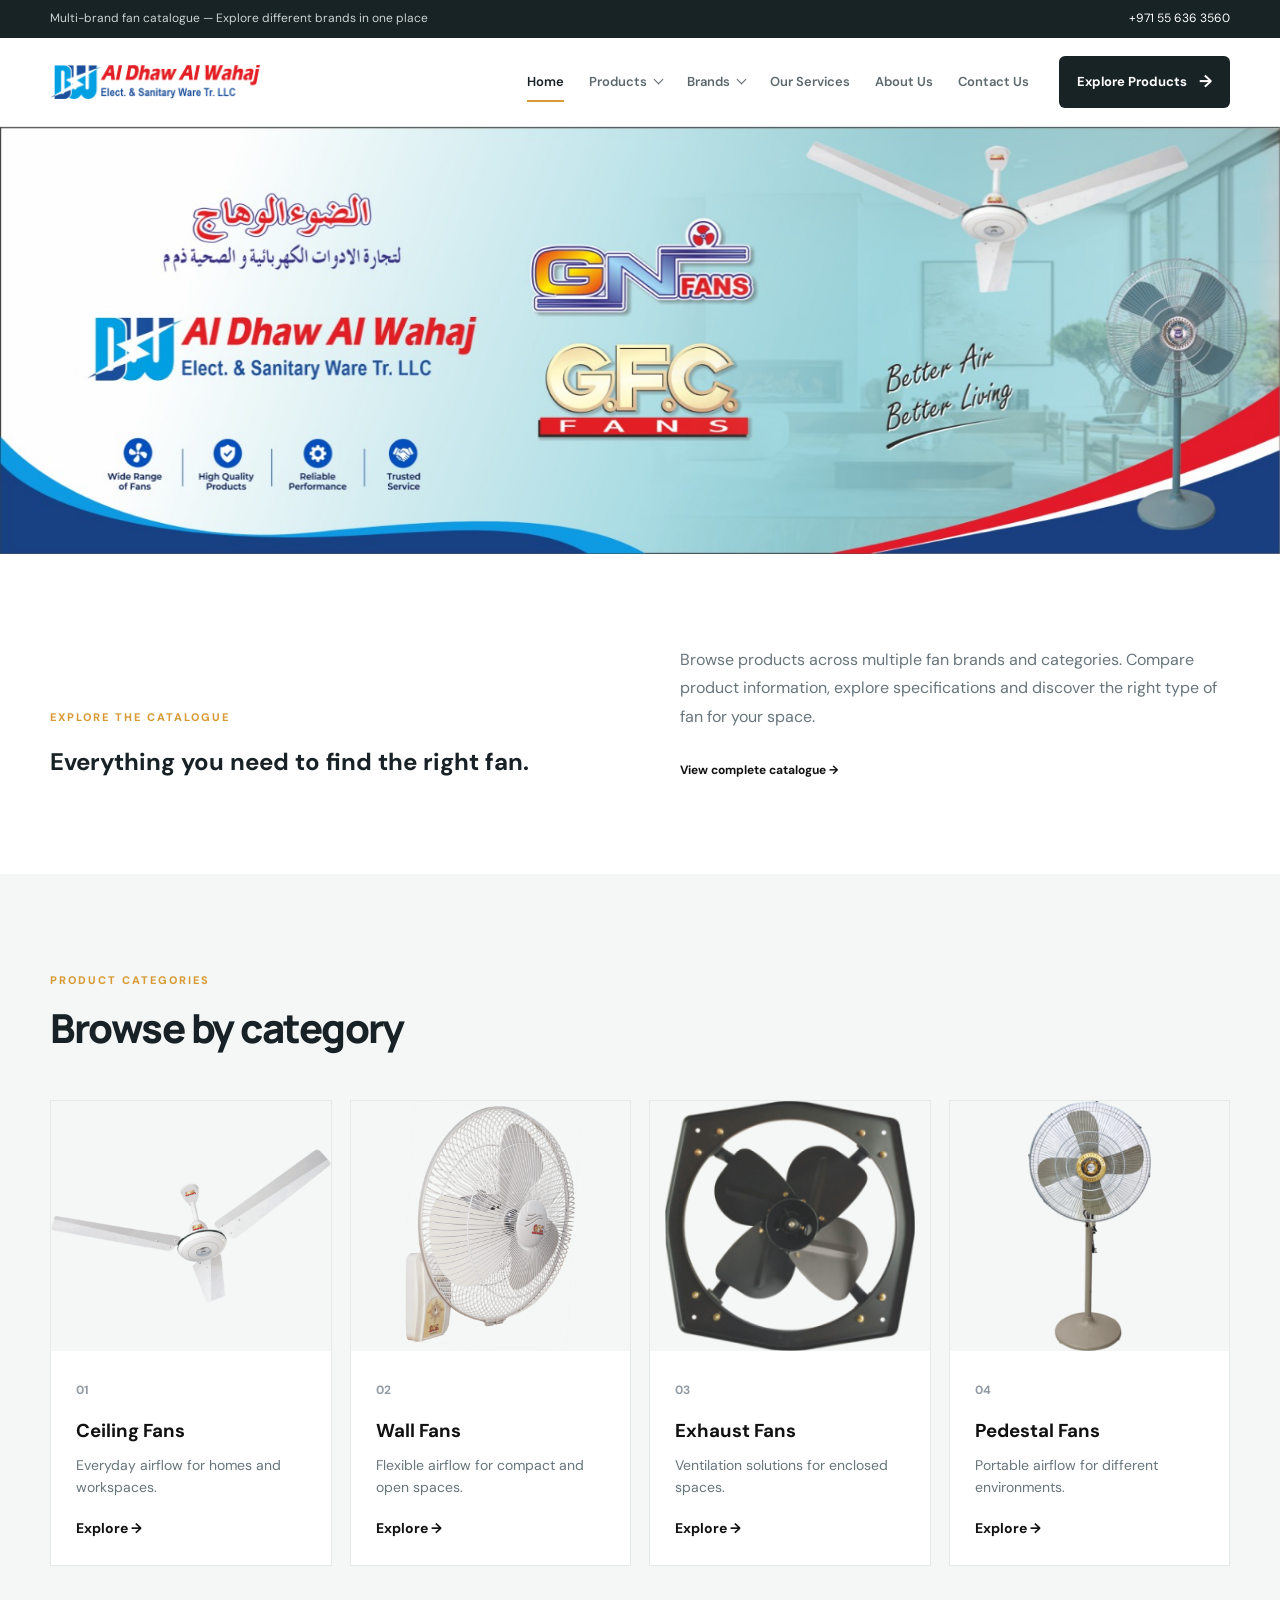
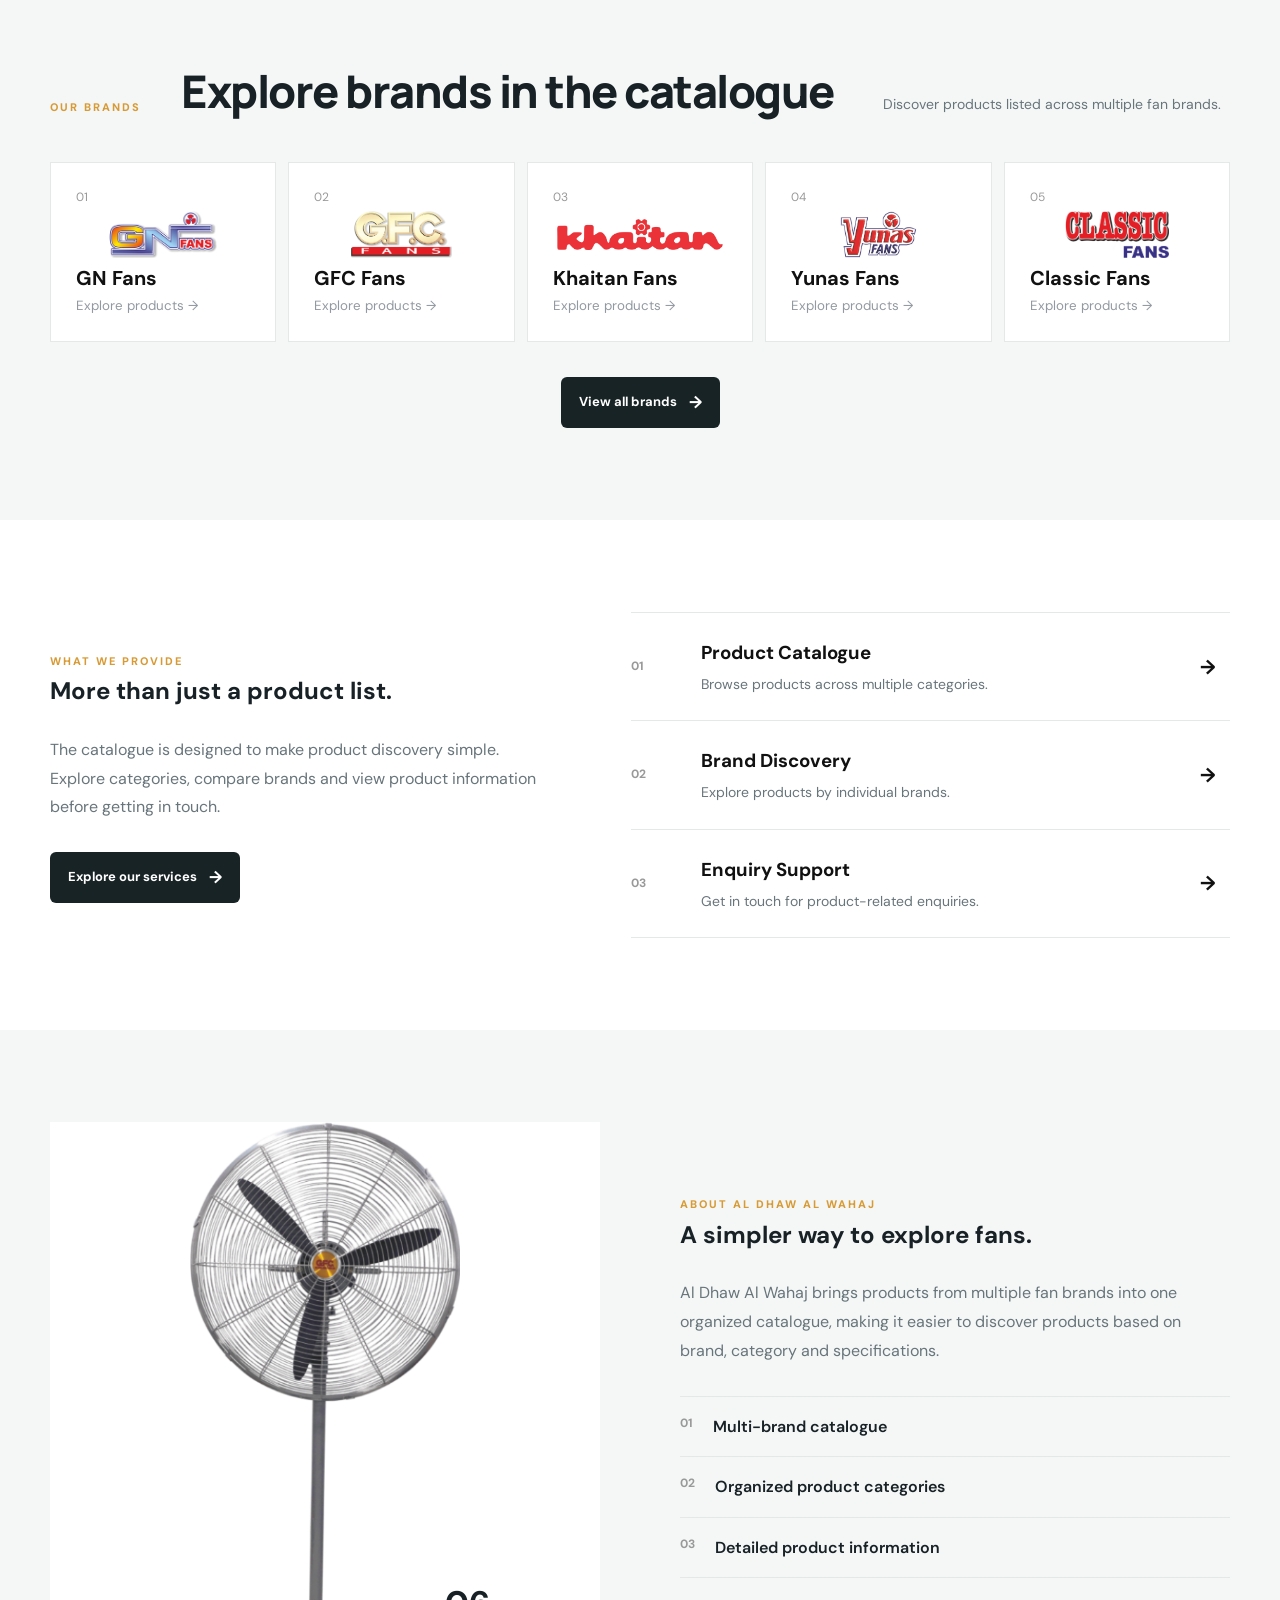
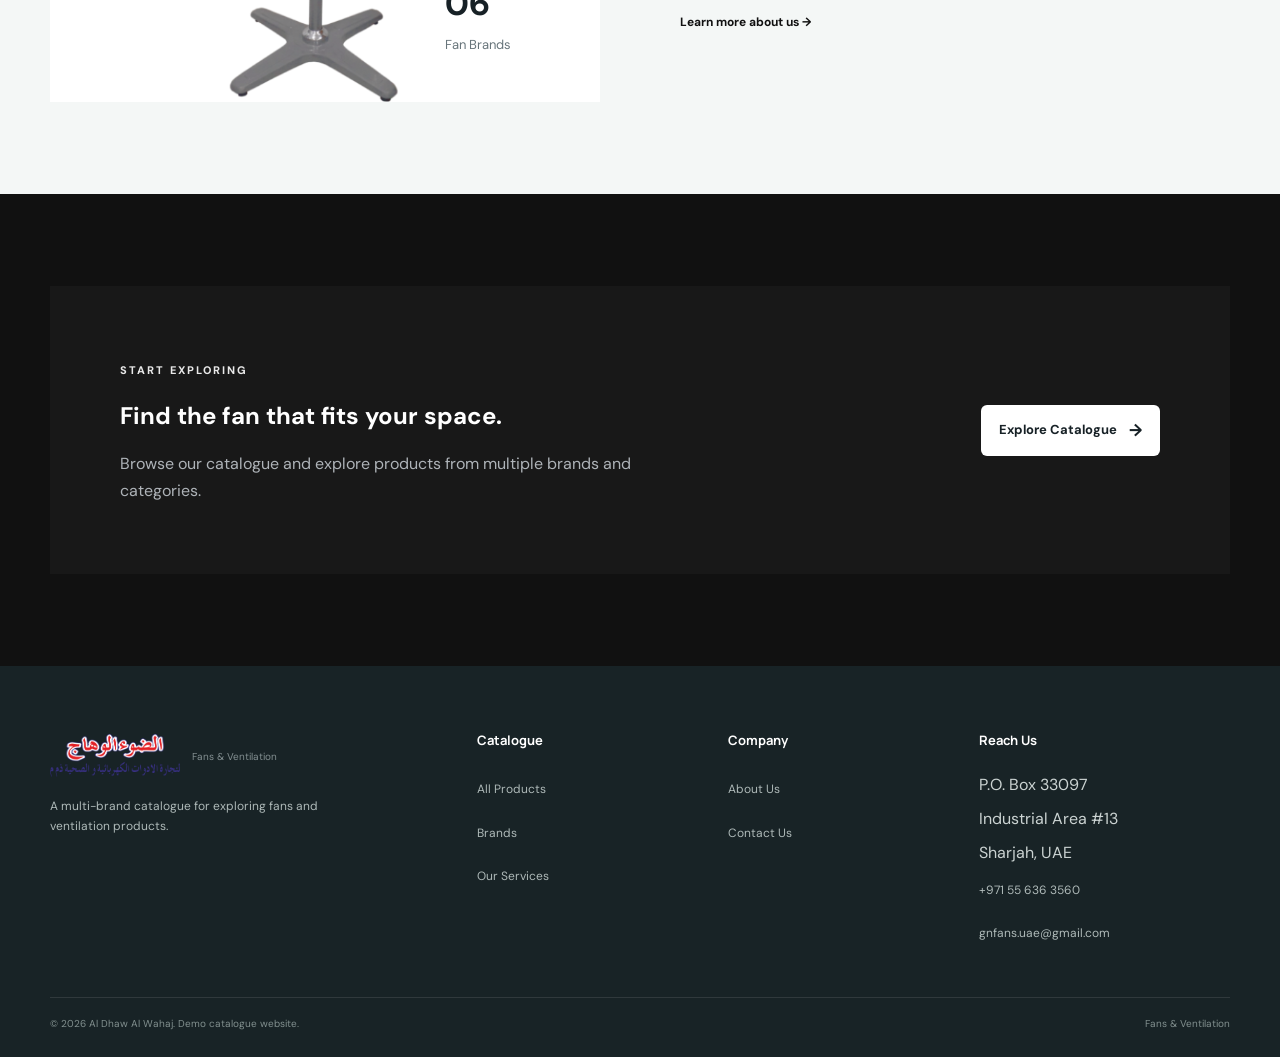
<file: index.html>
<!DOCTYPE html>
<html lang="en">
<head>
  <meta charset="UTF-8">
  <meta name="viewport" content="width=device-width, initial-scale=1.0">

  <title>Al Dhaw Al Wahaj | Fans & Ventilation</title>

  <meta
    name="description"
    content="Explore fan and ventilation products from GN Fans, GFC Fans, Classic Fans, Yunas Fans and Khaitan Fans."
  >

  <link rel="preconnect" href="https://fonts.googleapis.com">
  <link rel="preconnect" href="https://fonts.gstatic.com" crossorigin>

  <link
    href="https://fonts.googleapis.com/css2?family=DM+Sans:wght@400;500;600;700&family=Manrope:wght@500;600;700;800&display=swap"
    rel="stylesheet"
  >

  <link rel="stylesheet" href="css/style.css">
  <link rel="stylesheet" href="css/responsive.css">
</head>

<body>

  <div class="topbar">

    <div class="container topbar-inner">

      <span>
        Multi-brand fan catalogue — Explore different brands in one place
      </span>

      <a href="tel:+971556363560">
        +971 55 636 3560
      </a>

    </div>

  </div>

  <header class="site-header">
    <div class="container nav-container">

      <a href="index.html" class="brand-logo">
        <img
          class="company-logo-image"
          src="assets/Logos/Logo Al Dhaw.png"
          alt="Al Dhaw Al Wahaj"
        >

      </a>

      <nav class="main-nav">
        <a href="index.html" class="active">Home</a>
        <a href="pages/products.html">Products</a>
        <a href="pages/brands.html">Brands</a>
        <a href="pages/services.html">Our Services</a>
        <a href="pages/about.html">About Us</a>
        <a href="pages/contact.html">Contact Us</a>
      </nav>

      <a href="pages/products.html" class="nav-cta">
        Explore Products
        <span>→</span>
      </a>

      <button class="mobile-menu-button" id="mobileMenuButton">
        ☰
      </button>

    </div>

    <div class="mobile-nav" id="mobileNav">
      <a href="index.html">Home</a>
      <a href="pages/products.html">Products</a>
      <a href="pages/brands.html">Brands</a>
      <a href="pages/services.html">Our Services</a>
      <a href="pages/about.html">About Us</a>
      <a href="pages/contact.html">Contact Us</a>
    </div>
  </header>


  <main>

    <section class="home-hero">

      <div class="home-hero-slides">

        <!-- Slide 1 -->
        <div class="home-hero-slide active">
          <picture>
            <source media="(max-width: 600px)" srcset="assets/mobilebanner1.png">
            <img src="assets/banner 1.png" alt="Al Dhaw Al Wahaj fan product range">
          </picture>
        </div>

        <!-- Slide 2 -->
        <div class="home-hero-slide">
          <picture>
            <source media="(max-width: 600px)" srcset="assets/mobilebanner2.png">
            <img src="assets/banner 2.png" alt="Al Dhaw Al Wahaj fans for home comfort">
          </picture>
        </div>

        <!-- Slide 3 -->
        <div class="home-hero-slide">
          <picture>
            <source media="(max-width: 600px)" srcset="assets/mobilebanner3.png">
            <img src="assets/banner 3.png" alt="Al Dhaw Al Wahaj premium fan collection">
          </picture>
        </div>

      </div>

      <div
        class="hero-slider-controls"
        role="group"
        aria-label="Banner carousel controls"
      >

        <button
          class="hero-arrow"
          id="heroPrev"
          type="button"
          aria-label="Show previous banner"
        >
          ←
        </button>

        <div class="hero-dots">
          <button class="hero-dot active" data-slide="0" type="button" aria-label="Show banner 1"></button>
          <button class="hero-dot" data-slide="1" type="button" aria-label="Show banner 2"></button>
          <button class="hero-dot" data-slide="2" type="button" aria-label="Show banner 3"></button>
        </div>

        <button
          class="hero-arrow"
          id="heroNext"
          type="button"
          aria-label="Show next banner"
        >
          →
        </button>

      </div>

    </section>


    <section class="home-intro section-padding">

      <div class="container">

        <div class="home-intro-grid">

          <div>
            <span class="eyebrow">
              Explore the catalogue
            </span>

            <h2>
              Everything you need to
              <span>find the right fan.</span>
            </h2>
          </div>

          <div>
            <p class="section-description">
              Browse products across multiple fan brands and categories.
              Compare product information, explore specifications and
              discover the right type of fan for your space.
            </p>

            <a href="pages/products.html" class="text-link">
              View complete catalogue →
            </a>
          </div>

        </div>

      </div>

    </section>


    <section class="home-categories section-padding soft-section">

      <div class="container">

        <div class="section-heading-row">

          <div>
            <span class="eyebrow">
              Product categories
            </span>

            <h2>
              Browse by category
            </h2>
          </div>

        </div>


        <div class="home-category-grid">

          <a
            href="pages/products.html?category=Ceiling%20Fan"
            class="home-category-card"
          >
            <div class="home-category-image">
              <img
                src="./assets/Fans/GFC/Ceiling/GFC Ceiling Awami.png"
                alt="GFC ceiling fan"
              >
            </div>

            <div class="home-category-content">
              <span>01</span>
              <h3>Ceiling Fans</h3>
              <p>Everyday airflow for homes and workspaces.</p>
              <strong>Explore →</strong>
            </div>
          </a>


          <a
            href="pages/products.html?category=Wall%20Fan"
            class="home-category-card"
          >
            <div class="home-category-image">
              <img
                src="./assets/Fans/GFC/Wall/GFC Wall.png"
                alt="GFC wall fan"
              >
            </div>

            <div class="home-category-content">
              <span>02</span>
              <h3>Wall Fans</h3>
              <p>Flexible airflow for compact and open spaces.</p>
              <strong>Explore →</strong>
            </div>
          </a>


          <a
            href="pages/products.html?category=Exhaust%20Fan"
            class="home-category-card"
          >
            <div class="home-category-image">
              <img
                src="./assets/Fans/GFC/Exhaust/GFC Exhaust Industrial.png"
                alt="GFC industrial exhaust fan"
              >
            </div>

            <div class="home-category-content">
              <span>03</span>
              <h3>Exhaust Fans</h3>
              <p>Ventilation solutions for enclosed spaces.</p>
              <strong>Explore →</strong>
            </div>
          </a>


          <a
            href="pages/products.html?category=Pedestal%20Fan"
            class="home-category-card"
          >
            <div class="home-category-image">
              <img
                src="./assets/Fans/GN/Pedestal/GN Pedestal.png"
                alt="GN pedestal fan"
              >
            </div>

            <div class="home-category-content">
              <span>04</span>
              <h3>Pedestal Fans</h3>
              <p>Portable airflow for different environments.</p>
              <strong>Explore →</strong>
            </div>
          </a>

        </div>

      </div>

    </section>

    <section class="home-brands section-padding soft-section">
      <div class="container">
        <div class="section-heading centered-heading">
          <span class="eyebrow">
            Our brands
          </span>

          <h2>
            Explore brands in the catalogue
          </h2>

          <p>
            Discover products listed across multiple fan brands.
          </p>

        </div>


        <div class="home-brand-grid">

          <a
            href="pages/products.html?brand=GN%20Fans"
            class="home-brand-card"
          >
            <span>01</span>
            <img src="assets/Logos/Logo GN.png" alt="GN Fans logo">
            <strong>GN Fans</strong>
            <small>Explore products →</small>
          </a>


          <a
            href="pages/products.html?brand=GFC%20Fans"
            class="home-brand-card"
          >
            <span>02</span>
            <img src="assets/Logos/Logo GFC.png" alt="GFC Fans logo">
            <strong>GFC Fans</strong>
            <small>Explore products →</small>
          </a>


          <a
            href="pages/products.html?brand=Khaitan%20Fans"
            class="home-brand-card"
          >
            <span>03</span>
            <img src="assets/Logos/Logo Khaitan.png" alt="Khaitan logo">
            <strong>Khaitan Fans</strong>
            <small>Explore products →</small>
          </a>


          <a
            href="pages/products.html?brand=Yunas%20Fans"
            class="home-brand-card"
          >
            <span>04</span>
            <img src="assets/Logos/Logo Yunas.png" alt="Yunas Fans logo">
            <strong>Yunas Fans</strong>
            <small>Explore products →</small>
          </a>


          <a
            href="pages/products.html?brand=Classic%20Fans"
            class="home-brand-card"
          >
            <span>05</span>
            <img src="assets/Logos/Logo Classic.png" alt="Classic Fans logo">
            <strong>Classic Fans</strong>
            <small>Explore products →</small>
          </a>
        </div>


        <div class="centered-action">
          <a href="pages/brands.html" class="btn btn-dark">
            View all brands
            <span>→</span>
          </a>
        </div>

      </div>

    </section>


    <section class="home-services section-padding">

      <div class="container">

        <div class="home-services-grid">

          <div class="home-services-intro">

            <span class="eyebrow">
              What we provide
            </span>

            <h2>
              More than just
              <span>a product list.</span>
            </h2>

            <p>
              The catalogue is designed to make product discovery
              simple. Explore categories, compare brands and view
              product information before getting in touch.
            </p>

            <a href="pages/services.html" class="btn btn-dark">
              Explore our services
              <span>→</span>
            </a>

          </div>


          <div class="home-service-list">

            <a href="pages/products.html" class="home-service-item">
              <span>01</span>

              <div>
                <h3>Product Catalogue</h3>
                <p>Browse products across multiple categories.</p>
              </div>

              <strong>→</strong>
            </a>


            <a href="pages/brands.html" class="home-service-item">
              <span>02</span>

              <div>
                <h3>Brand Discovery</h3>
                <p>Explore products by individual brands.</p>
              </div>

              <strong>→</strong>
            </a>

            <a href="pages/contact.html" class="home-service-item">
              <span>03</span>

              <div>
                <h3>Enquiry Support</h3>
                <p>Get in touch for product-related enquiries.</p>
              </div>

              <strong>→</strong>
            </a>

          </div>

        </div>

      </div>

    </section>


    <section class="home-about section-padding soft-section">

      <div class="container">

        <div class="home-about-grid">

          <div class="home-about-image">
            <img
              src="assets/Fans/GFC/Pedestal/GFC Pedestal Industrial.png"
              alt="GFC industrial pedestal fan"
            >

            <div class="home-about-label">
              <strong>06</strong>
              <span>Fan Brands</span>
            </div>
          </div>


          <div class="home-about-content">

            <span class="eyebrow">
              About Al Dhaw Al Wahaj
            </span>

            <h2>
              A simpler way to
              <span>explore fans.</span>
            </h2>

            <p>
              Al Dhaw Al Wahaj brings products from multiple fan brands
              into one organized catalogue, making it easier to discover
              products based on brand, category and specifications.
            </p>

            <div class="home-about-points">

              <div>
                <strong>01</strong>
                <span>Multi-brand catalogue</span>
              </div>

              <div>
                <strong>02</strong>
                <span>Organized product categories</span>
              </div>

              <div>
                <strong>03</strong>
                <span>Detailed product information</span>
              </div>

            </div>

            <a href="pages/about.html" class="text-link">
              Learn more about us →
            </a>

          </div>

        </div>

      </div>

    </section>


    <section class="home-final-cta section-padding">

      <div class="container">

        <div class="home-final-box">

          <div>

            <span class="eyebrow light-eyebrow">
              Start exploring
            </span>

            <h2>
              Find the fan
              <span>that fits your space.</span>
            </h2>

            <p>
              Browse our catalogue and explore products from multiple
              brands and categories.
            </p>

          </div>

          <a href="pages/products.html" class="btn btn-light">
            Explore Catalogue
            <span>→</span>
          </a>

        </div>

      </div>

    </section>

  </main>


  <footer class="site-footer">

    <div class="container">

      <div class="footer-grid">

        <div class="footer-brand">

          <a href="index.html" class="brand-logo footer-logo">
            <img
              class="company-logo-image company-logo-arabic"
              src="assets/Logos/Logo Al Dhaw Arabic.png"
              alt="Al Dhaw Al Wahaj"
            >

            <span class="brand-logo-text">
              <small>Fans &amp; Ventilation</small>
            </span>
          </a>

          <p>
            A multi-brand catalogue for exploring fans and ventilation
            products.
          </p>

        </div>


        <div class="footer-column">

          <h4>Catalogue</h4>

          <a href="pages/products.html">All Products</a>
          <a href="pages/brands.html">Brands</a>
          <a href="pages/services.html">Our Services</a>

        </div>


        <div class="footer-column">

          <h4>Company</h4>

          <a href="pages/about.html">About Us</a>
          <a href="pages/contact.html">Contact Us</a>

        </div>


        <div class="footer-column">

          <h4>Reach Us</h4>

          <span>P.O. Box 33097</span>
          <span>Industrial Area #13</span>
          <span>Sharjah, UAE</span>
          <a href="tel:+971556363560">+971 55 636 3560</a>
          <a href="mailto:gnfans.uae@gmail.com">gnfans.uae@gmail.com</a>

        </div>

      </div>


      <div class="footer-bottom">

        <span>
          © 2026 Al Dhaw Al Wahaj. Demo catalogue website.
        </span>

        <span>
          Fans & Ventilation
        </span>

      </div>

    </div>

  </footer>


  <script src="js/navigation.js"></script>
  <script src="js/home.js"></script>

</body>
</html>
</file>
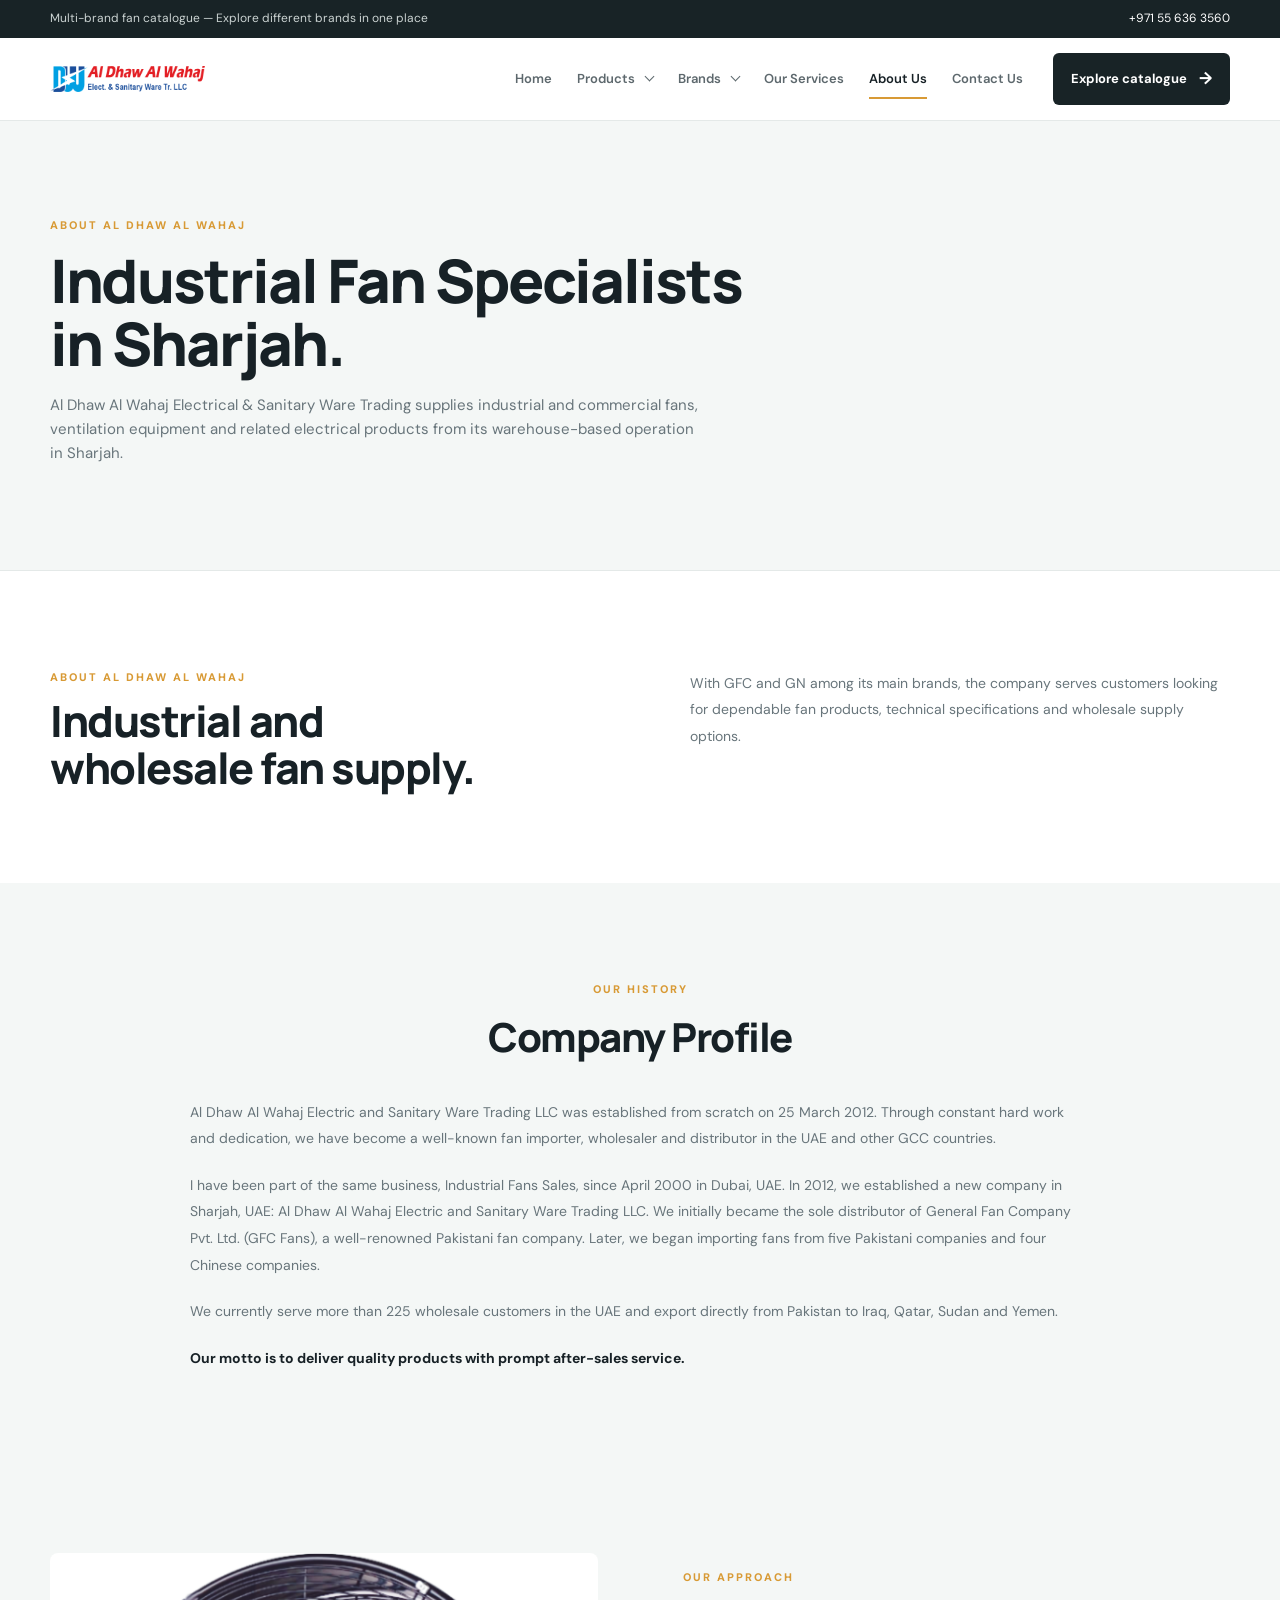
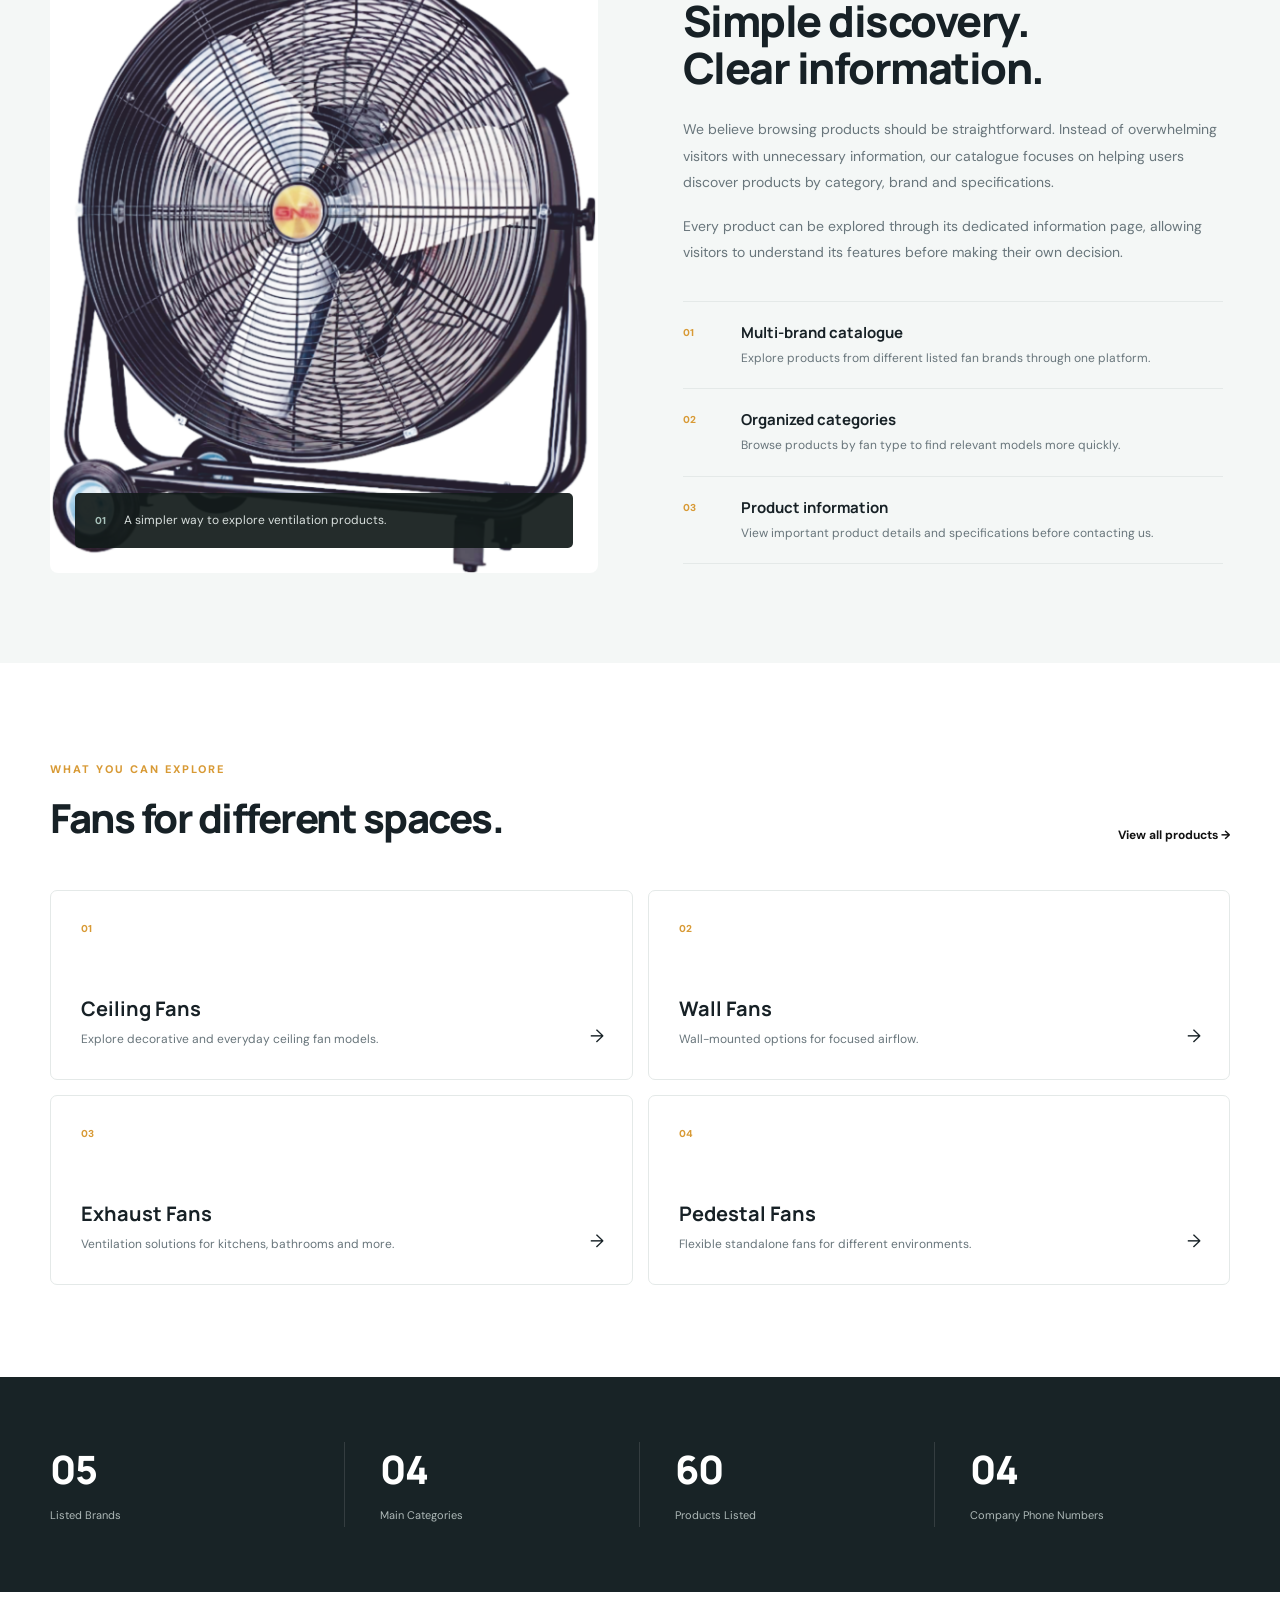
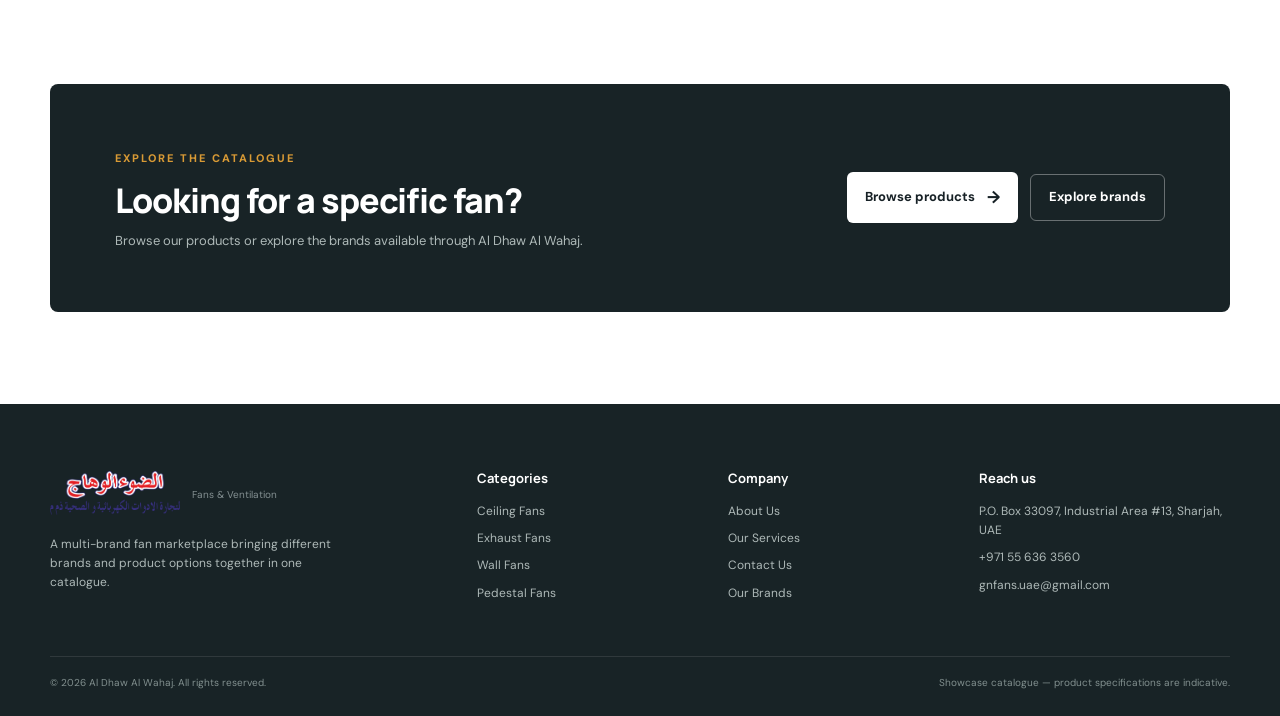
<file: pages/about.html>
<!DOCTYPE html>
<html lang="en">
<head>
  <meta charset="UTF-8">
  <meta name="viewport" content="width=device-width, initial-scale=1.0">

  <title>About Us | Al Dhaw Al Wahaj</title>

  <link rel="preconnect" href="https://fonts.googleapis.com">
  <link rel="preconnect" href="https://fonts.gstatic.com" crossorigin>

  <link
    href="https://fonts.googleapis.com/css2?family=DM+Sans:wght@400;500;600;700&family=Manrope:wght@500;600;700;800&display=swap"
    rel="stylesheet"
  >

  <link rel="stylesheet" href="../css/style.css">
  <link rel="stylesheet" href="../css/responsive.css">
</head>

<body>

  <div class="topbar">
    <div class="container topbar-inner">

      <span>
        Multi-brand fan catalogue — Explore different brands in one place
      </span>

      <a href="contact.html">
        +971 55 636 3560
      </a>

    </div>
  </div>


  <header class="header">

    <div class="container nav-wrap">

      <a class="logo" href="../index.html">

        <img
          class="company-logo-image"
          src="../assets/Logos/Logo Al Dhaw.png"
          alt="Al Dhaw Al Wahaj"
        >

      </a>


      <button class="menu-toggle" aria-label="Open menu">
        <span></span>
        <span></span>
        <span></span>
      </button>


      <nav class="nav">

        <a href="../index.html">
          Home
        </a>

        <a href="products.html">
          Products
        </a>

        <a href="brands.html">
          Brands
        </a>

        <a href="services.html">
          Our Services
        </a>

        <a class="active" href="about.html">
          About Us
        </a>

        <a href="contact.html">
          Contact Us
        </a>

      </nav>


      <a class="nav-cta" href="products.html">
        Explore catalogue <span>→</span>
      </a>

    </div>

  </header>


  <main>

    <!-- Page Hero -->

    <section class="page-hero about-page-hero">

      <div class="container">

        <span class="eyebrow">
          ABOUT AL DHAW AL WAHAJ
        </span>

        <h1>
          Industrial Fan Specialists<br>
          in Sharjah.
        </h1>

        <p>
          Al Dhaw Al Wahaj Electrical &amp; Sanitary Ware Trading supplies
          industrial and commercial fans, ventilation equipment and related
          electrical products from its warehouse-based operation in Sharjah.
        </p>

      </div>

    </section>


    <!-- Introduction -->

    <section class="section about-introduction">

      <div class="container">

        <div class="about-intro-grid">

          <div>

            <span class="eyebrow">
              ABOUT AL DHAW AL WAHAJ
            </span>

            <h2>
              Industrial and wholesale fan supply.
            </h2>

          </div>


          <div class="about-intro-copy">

            <p>
              With GFC and GN among its main brands, the company serves
              customers looking for dependable fan products, technical
              specifications and wholesale supply options.
            </p>

          </div>

        </div>

      </div>

    </section>


    <!-- Company Profile -->

    <section class="section about-company-profile">

      <div class="container">

        <div class="company-profile-heading">
          <span class="eyebrow">
            OUR HISTORY
          </span>

          <h2>
            Company Profile
          </h2>
        </div>

        <div class="company-profile-copy">

          <p>
            Al Dhaw Al Wahaj Electric and Sanitary Ware Trading LLC was
            established from scratch on 25 March 2012. Through constant
            hard work and dedication, we have become a well-known fan
            importer, wholesaler and distributor in the UAE and other GCC
            countries.
          </p>

          <p>
            I have been part of the same business, Industrial Fans Sales,
            since April 2000 in Dubai, UAE. In 2012, we established a new
            company in Sharjah, UAE: Al Dhaw Al Wahaj Electric and Sanitary
            Ware Trading LLC. We initially became the sole distributor of
            General Fan Company Pvt. Ltd. (GFC Fans), a well-renowned
            Pakistani fan company. Later, we began importing fans from five
            Pakistani companies and four Chinese companies.
          </p>

          <p>
            We currently serve more than 225 wholesale customers in the UAE
            and export directly from Pakistan to Iraq, Qatar, Sudan and Yemen.
          </p>

          <p class="company-profile-motto">
            Our motto is to deliver quality products with prompt after-sales
            service.
          </p>

        </div>

      </div>

    </section>


    <!-- Image Story -->

    <section class="about-story">

      <div class="container">

        <div class="about-story-grid">

          <div class="about-story-image">

            <img
              src="../assets/Fans/GN/GN Drum.png"
              alt="GN drum fan"
            >

            <div class="about-image-label">

              <span>
                01
              </span>

              <p>
                A simpler way to explore ventilation products.
              </p>

            </div>

          </div>


          <div class="about-story-content">

            <span class="eyebrow">
              OUR APPROACH
            </span>

            <h2>
              Simple discovery.<br>
              Clear information.
            </h2>

            <p>
              We believe browsing products should be straightforward.
              Instead of overwhelming visitors with unnecessary
              information, our catalogue focuses on helping users
              discover products by category, brand and specifications.
            </p>

            <p>
              Every product can be explored through its dedicated
              information page, allowing visitors to understand its
              features before making their own decision.
            </p>


            <div class="about-points">

              <div class="about-point">

                <span class="about-point-number">
                  01
                </span>

                <div>
                  <h3>
                    Multi-brand catalogue
                  </h3>

                  <p>
                    Explore products from different listed fan brands
                    through one platform.
                  </p>
                </div>

              </div>


              <div class="about-point">

                <span class="about-point-number">
                  02
                </span>

                <div>
                  <h3>
                    Organized categories
                  </h3>

                  <p>
                    Browse products by fan type to find relevant models
                    more quickly.
                  </p>
                </div>

              </div>


              <div class="about-point">

                <span class="about-point-number">
                  03
                </span>

                <div>
                  <h3>
                    Product information
                  </h3>

                  <p>
                    View important product details and specifications
                    before contacting us.
                  </p>
                </div>

              </div>

            </div>

          </div>

        </div>

      </div>

    </section>


    <!-- Categories -->

    <section class="section about-categories">

      <div class="container">

        <div class="section-heading-row">

          <div>

            <span class="eyebrow">
              WHAT YOU CAN EXPLORE
            </span>

            <h2>
              Fans for different spaces.
            </h2>

          </div>

          <a
            href="products.html"
            class="text-link"
          >
            View all products →
          </a>

        </div>


        <div class="about-category-grid">

          <a
            href="products.html?category=ceiling"
            class="about-category-card"
          >

            <span class="category-number">
              01
            </span>

            <div>

              <h3>
                Ceiling Fans
              </h3>

              <p>
                Explore decorative and everyday ceiling fan models.
              </p>

            </div>

            <span class="category-arrow">
              →
            </span>

          </a>


          <a
            href="products.html?category=wall"
            class="about-category-card"
          >

            <span class="category-number">
              02
            </span>

            <div>

              <h3>
                Wall Fans
              </h3>

              <p>
                Wall-mounted options for focused airflow.
              </p>

            </div>

            <span class="category-arrow">
              →
            </span>

          </a>


          <a
            href="products.html?category=exhaust"
            class="about-category-card"
          >

            <span class="category-number">
              03
            </span>

            <div>

              <h3>
                Exhaust Fans
              </h3>

              <p>
                Ventilation solutions for kitchens, bathrooms and more.
              </p>

            </div>

            <span class="category-arrow">
              →
            </span>

          </a>


          <a
            href="products.html?category=pedestal"
            class="about-category-card"
          >

            <span class="category-number">
              04
            </span>

            <div>

              <h3>
                Pedestal Fans
              </h3>

              <p>
                Flexible standalone fans for different environments.
              </p>

            </div>

            <span class="category-arrow">
              →
            </span>

          </a>

        </div>

      </div>

    </section>


    <!-- Numbers -->

    <section class="about-numbers">

      <div class="container">

        <div class="about-numbers-grid">

          <div>

            <strong>
              05
            </strong>

            <span>
              Listed Brands
            </span>

          </div>


          <div>

            <strong>
              04
            </strong>

            <span>
              Main Categories
            </span>

          </div>


          <div>

            <strong>
              60
            </strong>

            <span>
              Products Listed
            </span>

          </div>


          <div>

            <strong>
              04
            </strong>

            <span>
              Company Phone Numbers
            </span>

          </div>

        </div>

      </div>

    </section>


    <!-- CTA -->

    <section class="section about-final-cta">

      <div class="container">

        <div class="about-final-box">

          <div>

            <span class="eyebrow">
              EXPLORE THE CATALOGUE
            </span>

            <h2>
              Looking for a specific fan?
            </h2>

            <p>
              Browse our products or explore the brands available
              through Al Dhaw Al Wahaj.
            </p>

          </div>


          <div class="about-final-actions">

            <a
              href="products.html"
              class="btn btn-light"
            >
              Browse products <span>→</span>
            </a>

            <a
              href="brands.html"
              class="btn btn-outline-light"
            >
              Explore brands
            </a>

          </div>

        </div>

      </div>

    </section>

  </main>


  <footer class="footer">

    <div class="container footer-grid">

      <div>

        <a
          class="logo footer-logo"
          href="../index.html"
        >

          <img
            class="company-logo-image company-logo-arabic"
            src="../assets/Logos/Logo Al Dhaw Arabic.png"
            alt="Al Dhaw Al Wahaj"
          >

          <span>
            <small>Fans &amp; Ventilation</small>
          </span>

        </a>

        <p>
          A multi-brand fan marketplace bringing different brands
          and product options together in one catalogue.
        </p>

      </div>


      <div>

        <h4>
          Categories
        </h4>

        <a href="products.html?category=ceiling">
          Ceiling Fans
        </a>

        <a href="products.html?category=exhaust">
          Exhaust Fans
        </a>

        <a href="products.html?category=wall">
          Wall Fans
        </a>

        <a href="products.html?category=pedestal">
          Pedestal Fans
        </a>

      </div>


      <div>

        <h4>
          Company
        </h4>

        <a href="about.html">
          About Us
        </a>

        <a href="services.html">
          Our Services
        </a>

        <a href="contact.html">
          Contact Us
        </a>

        <a href="brands.html">
          Our Brands
        </a>

      </div>


      <div>

        <h4>
          Reach us
        </h4>

        <p>
          P.O. Box 33097, Industrial Area #13,
          Sharjah, UAE
        </p>

        <a href="tel:+971556363560">
          +971 55 636 3560
        </a>

        <a href="mailto:gnfans.uae@gmail.com">
          gnfans.uae@gmail.com
        </a>

      </div>

    </div>


    <div class="container footer-bottom">

      <span>
        © 2026 Al Dhaw Al Wahaj. All rights reserved.
      </span>

      <span>
        Showcase catalogue — product specifications are indicative.
      </span>

    </div>

  </footer>


  <script src="../js/navigation.js"></script>

</body>
</html>
</file>
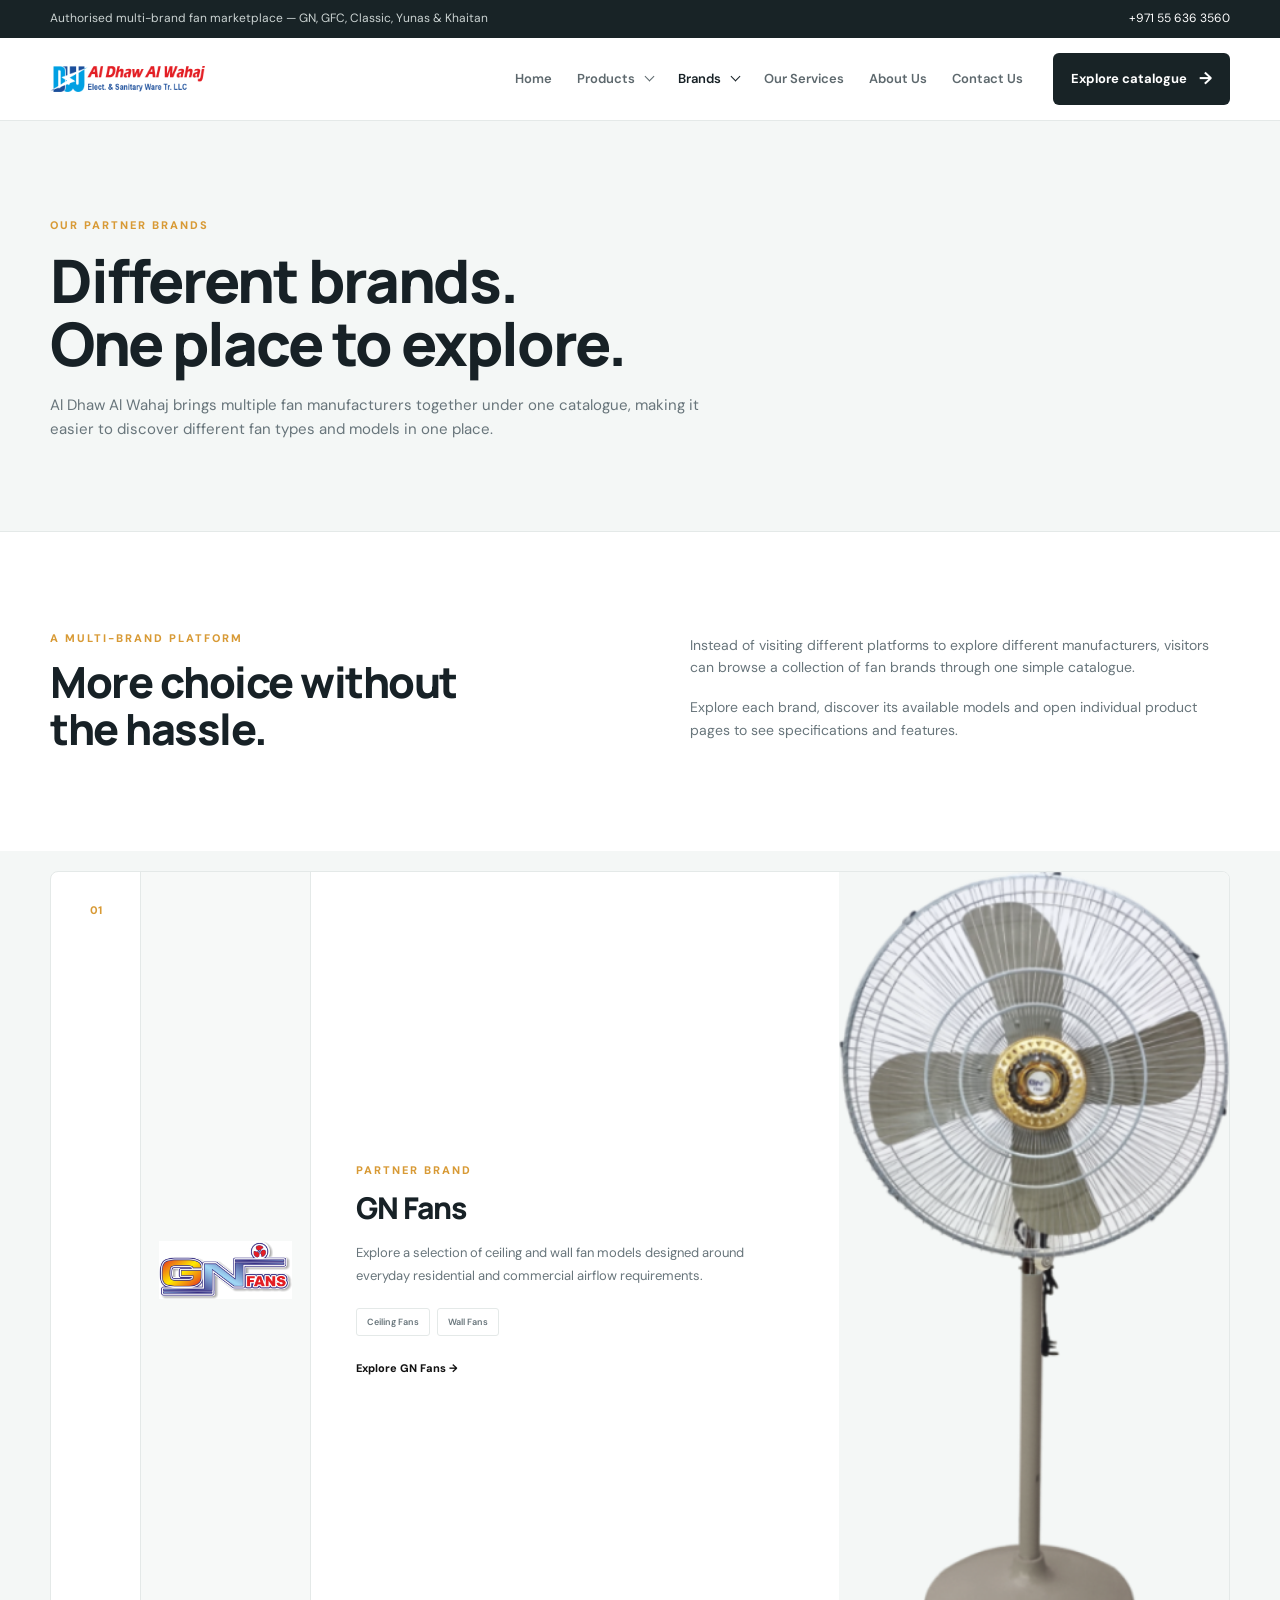
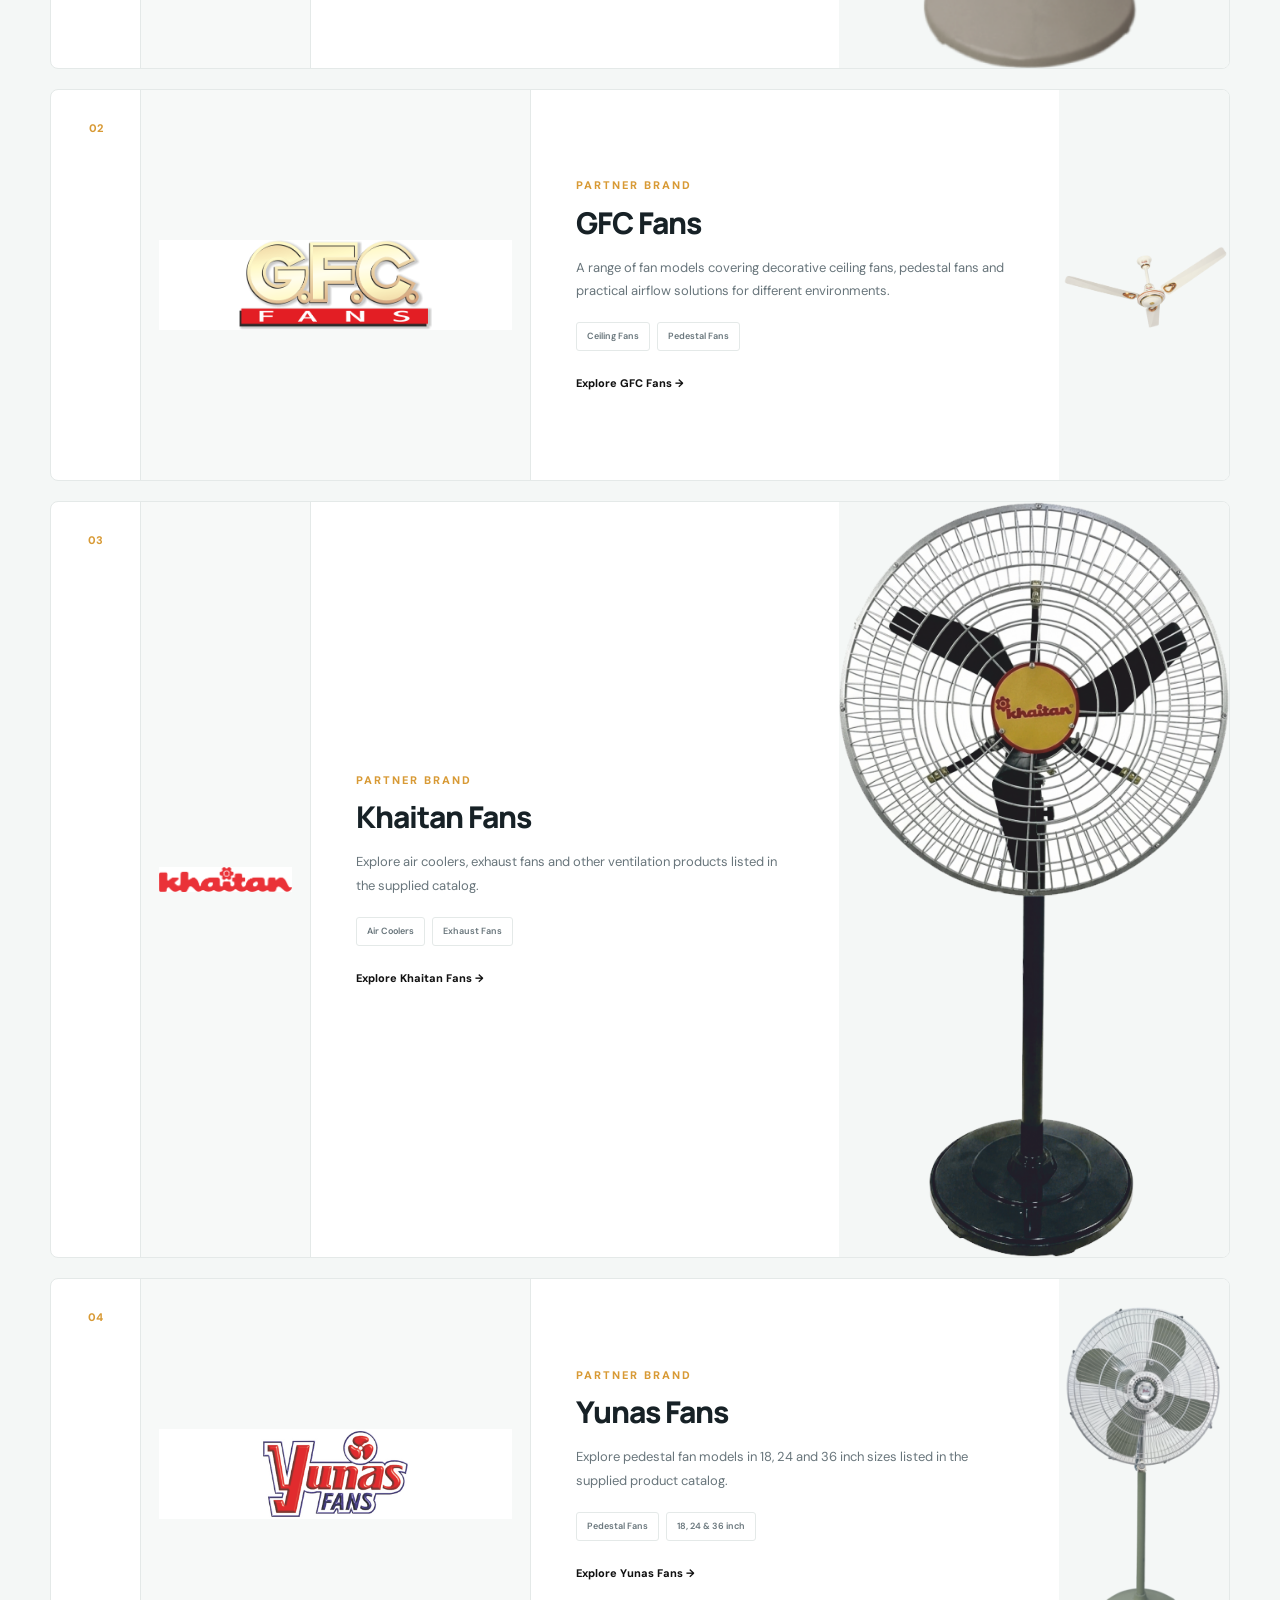
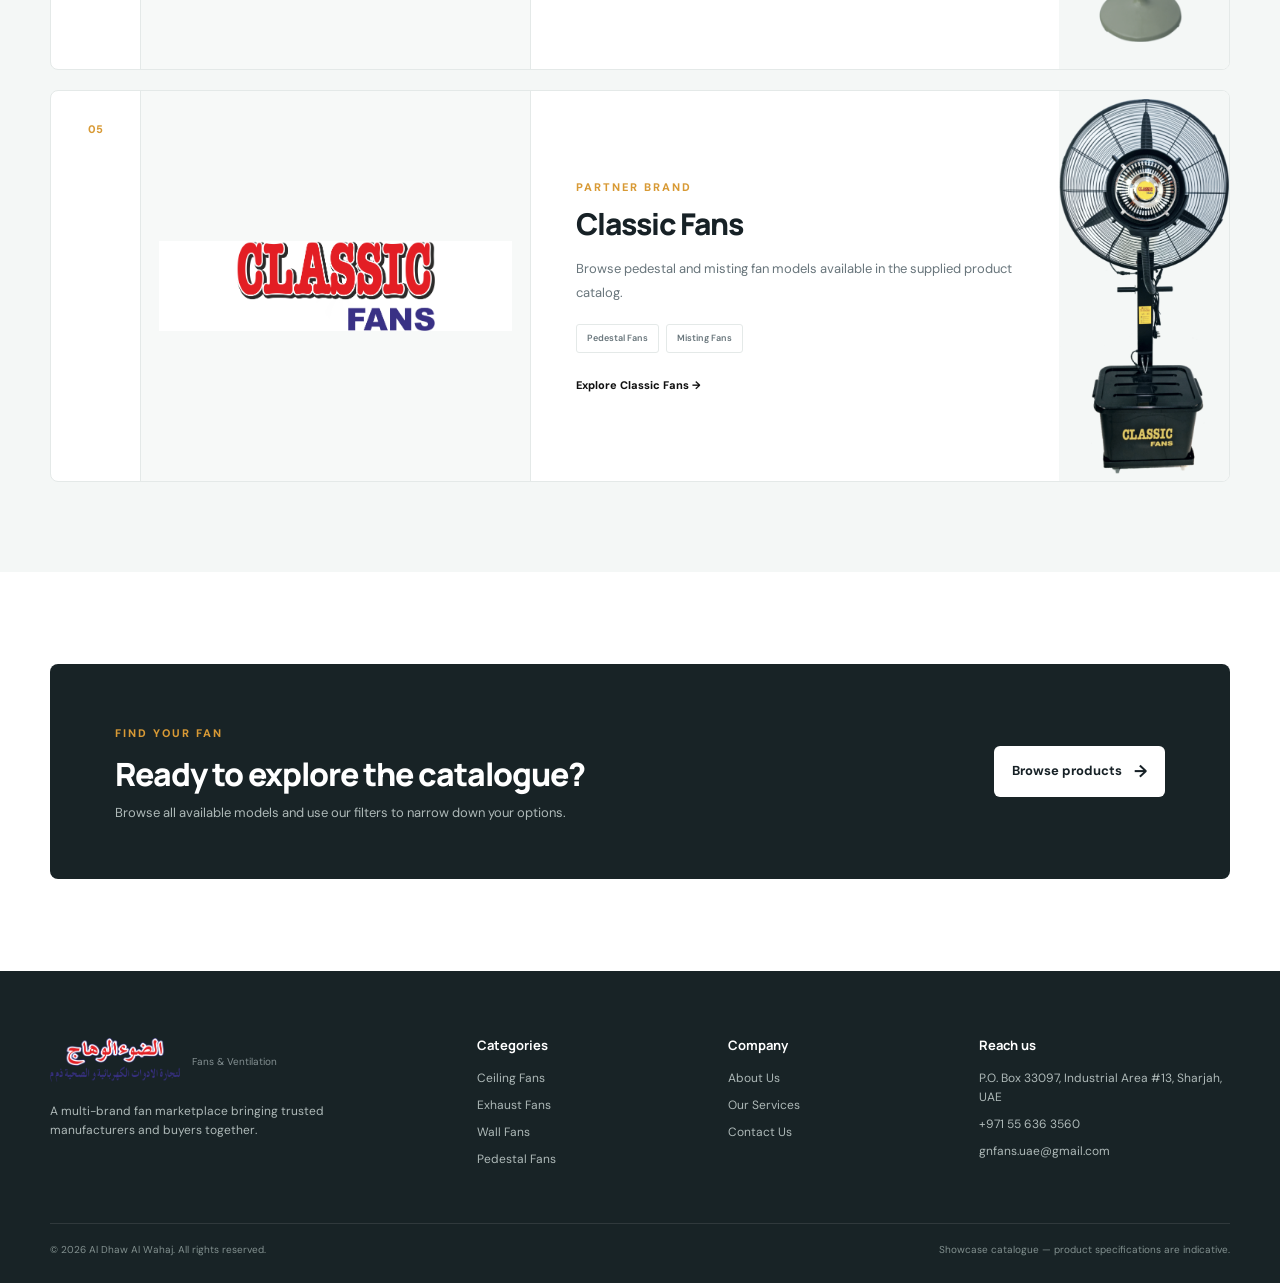
<file: pages/brands.html>
<!DOCTYPE html>
<html lang="en">
<head>
  <meta charset="UTF-8">
  <meta name="viewport" content="width=device-width, initial-scale=1.0">

  <title>Our Brands | Al Dhaw Al Wahaj</title>

  <link rel="preconnect" href="https://fonts.googleapis.com">
  <link rel="preconnect" href="https://fonts.gstatic.com" crossorigin>

  <link
    href="https://fonts.googleapis.com/css2?family=DM+Sans:wght@400;500;600;700&family=Manrope:wght@500;600;700;800&display=swap"
    rel="stylesheet"
  >

  <link rel="stylesheet" href="../css/style.css">
  <link rel="stylesheet" href="../css/responsive.css">
</head>

<body>

  <div class="topbar">
    <div class="container topbar-inner">
      <span>
        Authorised multi-brand fan marketplace — GN, GFC, Classic, Yunas & Khaitan
      </span>

      <a href="contact.html">
        +971 55 636 3560
      </a>
    </div>
  </div>


  <header class="header">

    <div class="container nav-wrap">

      <a class="logo" href="../index.html">

        <img
          class="company-logo-image"
          src="../assets/Logos/Logo Al Dhaw.png"
          alt="Al Dhaw Al Wahaj"
        >

      </a>


      <button class="menu-toggle" aria-label="Open menu">
        <span></span>
        <span></span>
        <span></span>
      </button>


      <nav class="nav">

        <a href="../index.html">
          Home
        </a>

        <a href="products.html">
          Products
        </a>

        <a class="active" href="brands.html">
          Brands
        </a>

        <a href="services.html">
          Our Services
        </a>

        <a href="about.html">
          About Us
        </a>

        <a href="contact.html">
          Contact Us
        </a>

      </nav>


      <a class="nav-cta" href="products.html">
        Explore catalogue <span>→</span>
      </a>

    </div>

  </header>


  <main>

    <section class="page-hero">

      <div class="container">

        <span class="eyebrow">
          OUR PARTNER BRANDS
        </span>

        <h1>
          Different brands.<br>
          One place to explore.
        </h1>

        <p>
          Al Dhaw Al Wahaj brings multiple fan manufacturers together
          under one catalogue, making it easier to discover different
          fan types and models in one place.
        </p>

      </div>

    </section>


    <section class="brands-intro section">

      <div class="container">

        <div class="brands-intro-grid">

          <div>

            <span class="eyebrow">
              A MULTI-BRAND PLATFORM
            </span>

            <h2>
              More choice without the hassle.
            </h2>

          </div>

          <div>

            <p>
              Instead of visiting different platforms to explore different
              manufacturers, visitors can browse a collection of fan brands
              through one simple catalogue.
            </p>

            <p>
              Explore each brand, discover its available models and open
              individual product pages to see specifications and features.
            </p>

          </div>

        </div>

      </div>

    </section>


    <section class="brand-showcase">

      <div class="container">

        <div class="brand-list">


          <article class="brand-detail-card">

            <div class="brand-number">
              01
            </div>

            <div class="brand-detail-logo">
              <img src="../assets/Logos/Logo GN.png" alt="GN Fans logo">
            </div>

            <div class="brand-detail-content">

              <span class="eyebrow">
                PARTNER BRAND
              </span>

              <h2>
                GN Fans
              </h2>

              <p>
                Explore a selection of ceiling and wall fan models
                designed around everyday residential and commercial
                airflow requirements.
              </p>

              <div class="brand-tags">
                <span>Ceiling Fans</span>
                <span>Wall Fans</span>
              </div>

              <a
                href="products.html?brand=GN%20Fans"
                class="text-link"
              >
                Explore GN Fans →
              </a>

            </div>

            <div class="brand-detail-image">

              <img
                src="../assets/Fans/GN/Pedestal/GN Pedestal.png"
                alt="GN pedestal fan"
              >

            </div>

          </article>


          <article class="brand-detail-card reverse">

            <div class="brand-number">
              02
            </div>

            <div class="brand-detail-logo">
              <img src="../assets/Logos/Logo GFC.png" alt="GFC Fans logo">
            </div>

            <div class="brand-detail-content">

              <span class="eyebrow">
                PARTNER BRAND
              </span>

              <h2>
                GFC Fans
              </h2>

              <p>
                A range of fan models covering decorative ceiling fans,
                pedestal fans and practical airflow solutions for
                different environments.
              </p>

              <div class="brand-tags">
                <span>Ceiling Fans</span>
                <span>Pedestal Fans</span>
              </div>

              <a
                href="products.html?brand=GFC%20Fans"
                class="text-link"
              >
                Explore GFC Fans →
              </a>

            </div>

            <div class="brand-detail-image">

              <img
                src="../assets/Fans/GFC/Ceiling/GFC Ceiling Galaxy.png"
                alt="GFC ceiling fan Galaxy"
              >

            </div>

          </article>


          <article class="brand-detail-card">

            <div class="brand-number">
              03
            </div>

            <div class="brand-detail-logo">
              <img src="../assets/Logos/Logo Khaitan.png" alt="Khaitan logo">
            </div>

            <div class="brand-detail-content">

              <span class="eyebrow">
                PARTNER BRAND
              </span>

              <h2>
                Khaitan Fans
              </h2>

              <p>
                Explore air coolers, exhaust fans and other ventilation
                products listed in the supplied catalog.
              </p>

              <div class="brand-tags">
                <span>Air Coolers</span>
                <span>Exhaust Fans</span>
              </div>

              <a
                href="products.html?brand=Khaitan%20Fans"
                class="text-link"
              >
                Explore Khaitan Fans →
              </a>

            </div>

            <div class="brand-detail-image">

              <img
                src="../assets/Fans/Khaitan/Khaitan Pedestal.png"
                alt="Khaitan industrial pedestal fan"
              >

            </div>

          </article>


          <article class="brand-detail-card reverse">

            <div class="brand-number">
              04
            </div>

            <div class="brand-detail-logo">
              <img src="../assets/Logos/Logo Yunas.png" alt="Yunas Fans logo">
            </div>

            <div class="brand-detail-content">

              <span class="eyebrow">
                PARTNER BRAND
              </span>

              <h2>
                Yunas Fans
              </h2>

              <p>
                Explore pedestal fan models in 18, 24 and 36 inch sizes
                listed in the supplied product catalog.
              </p>

              <div class="brand-tags">
                <span>Pedestal Fans</span>
                <span>18, 24 & 36 inch</span>
              </div>

              <a
                href="products.html?brand=Yunas%20Fans"
                class="text-link"
              >
                Explore Yunas Fans →
              </a>

            </div>

            <div class="brand-detail-image">

              <img
                src="../assets/Fans/Yunas Pedestal 24.png"
                alt="Yunas 24-inch pedestal fan"
              >

            </div>

          </article>


          <article class="brand-detail-card reverse">

            <div class="brand-number">
              05
            </div>

            <div class="brand-detail-logo">
              <img src="../assets/Logos/Logo Classic.png" alt="Classic Fans logo">
            </div>

            <div class="brand-detail-content">

              <span class="eyebrow">
                PARTNER BRAND
              </span>

              <h2>
                Classic Fans
              </h2>

              <p>
                Browse pedestal and misting fan models available in the
                supplied product catalog.
              </p>

              <div class="brand-tags">
                <span>Pedestal Fans</span>
                <span>Misting Fans</span>
              </div>

              <a
                href="products.html?brand=Classic%20Fans"
                class="text-link"
              >
                Explore Classic Fans →
              </a>

            </div>

            <div class="brand-detail-image">

              <img
                src="../assets/Fans/Classic Mist Pedestal.png"
                alt="Classic Fans collection"
              >

            </div>

          </article>

        </div>

      </div>

    </section>


    <section class="brand-cta section">

      <div class="container">

        <div class="brand-cta-box">

          <div>

            <span class="eyebrow">
              FIND YOUR FAN
            </span>

            <h2>
              Ready to explore the catalogue?
            </h2>

            <p>
              Browse all available models and use our filters
              to narrow down your options.
            </p>

          </div>

          <a
            href="products.html"
            class="btn btn-light"
          >
            Browse products <span>→</span>
          </a>

        </div>

      </div>

    </section>

  </main>


  <footer class="footer">

    <div class="container footer-grid">

      <div>

        <a
          class="logo footer-logo"
          href="../index.html"
        >

          <img
            class="company-logo-image company-logo-arabic"
            src="../assets/Logos/Logo Al Dhaw Arabic.png"
            alt="Al Dhaw Al Wahaj"
          >

          <span>
            <small>Fans &amp; Ventilation</small>
          </span>

        </a>

        <p>
          A multi-brand fan marketplace bringing trusted manufacturers
          and buyers together.
        </p>

      </div>


      <div>

        <h4>
          Categories
        </h4>

        <a href="products.html?category=ceiling">
          Ceiling Fans
        </a>

        <a href="products.html?category=exhaust">
          Exhaust Fans
        </a>

        <a href="products.html?category=wall">
          Wall Fans
        </a>

        <a href="products.html?category=pedestal">
          Pedestal Fans
        </a>

      </div>


      <div>

        <h4>
          Company
        </h4>

        <a href="about.html">
          About Us
        </a>

        <a href="services.html">
          Our Services
        </a>

        <a href="contact.html">
          Contact Us
        </a>

      </div>


      <div>

        <h4>
          Reach us
        </h4>

        <p>
          P.O. Box 33097, Industrial Area #13,
          Sharjah, UAE
        </p>

        <a href="tel:+971556363560">
          +971 55 636 3560
        </a>

        <a href="mailto:gnfans.uae@gmail.com">
          gnfans.uae@gmail.com
        </a>

      </div>

    </div>


    <div class="container footer-bottom">

      <span>
        © 2026 Al Dhaw Al Wahaj. All rights reserved.
      </span>

      <span>
        Showcase catalogue — product specifications are indicative.
      </span>

    </div>

  </footer>


  <script src="../js/navigation.js"></script>

</body>
</html>
</file>
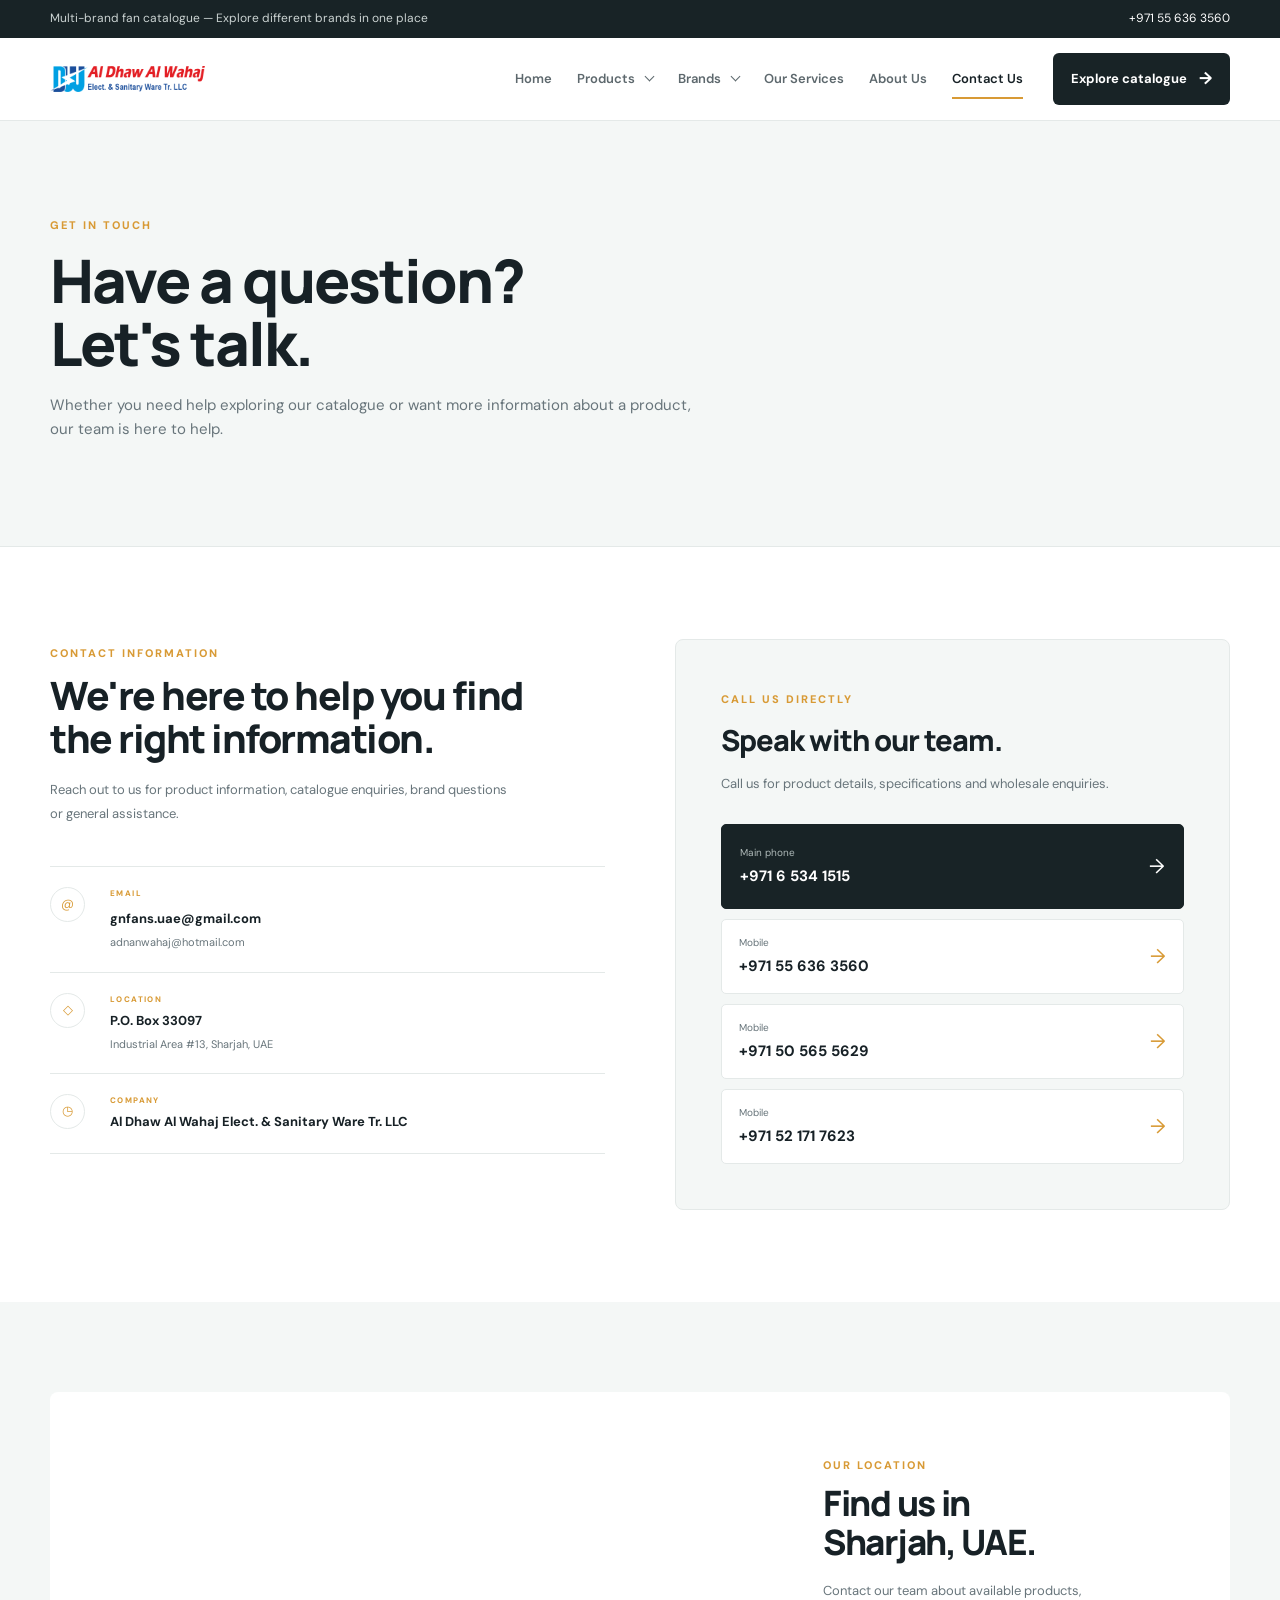
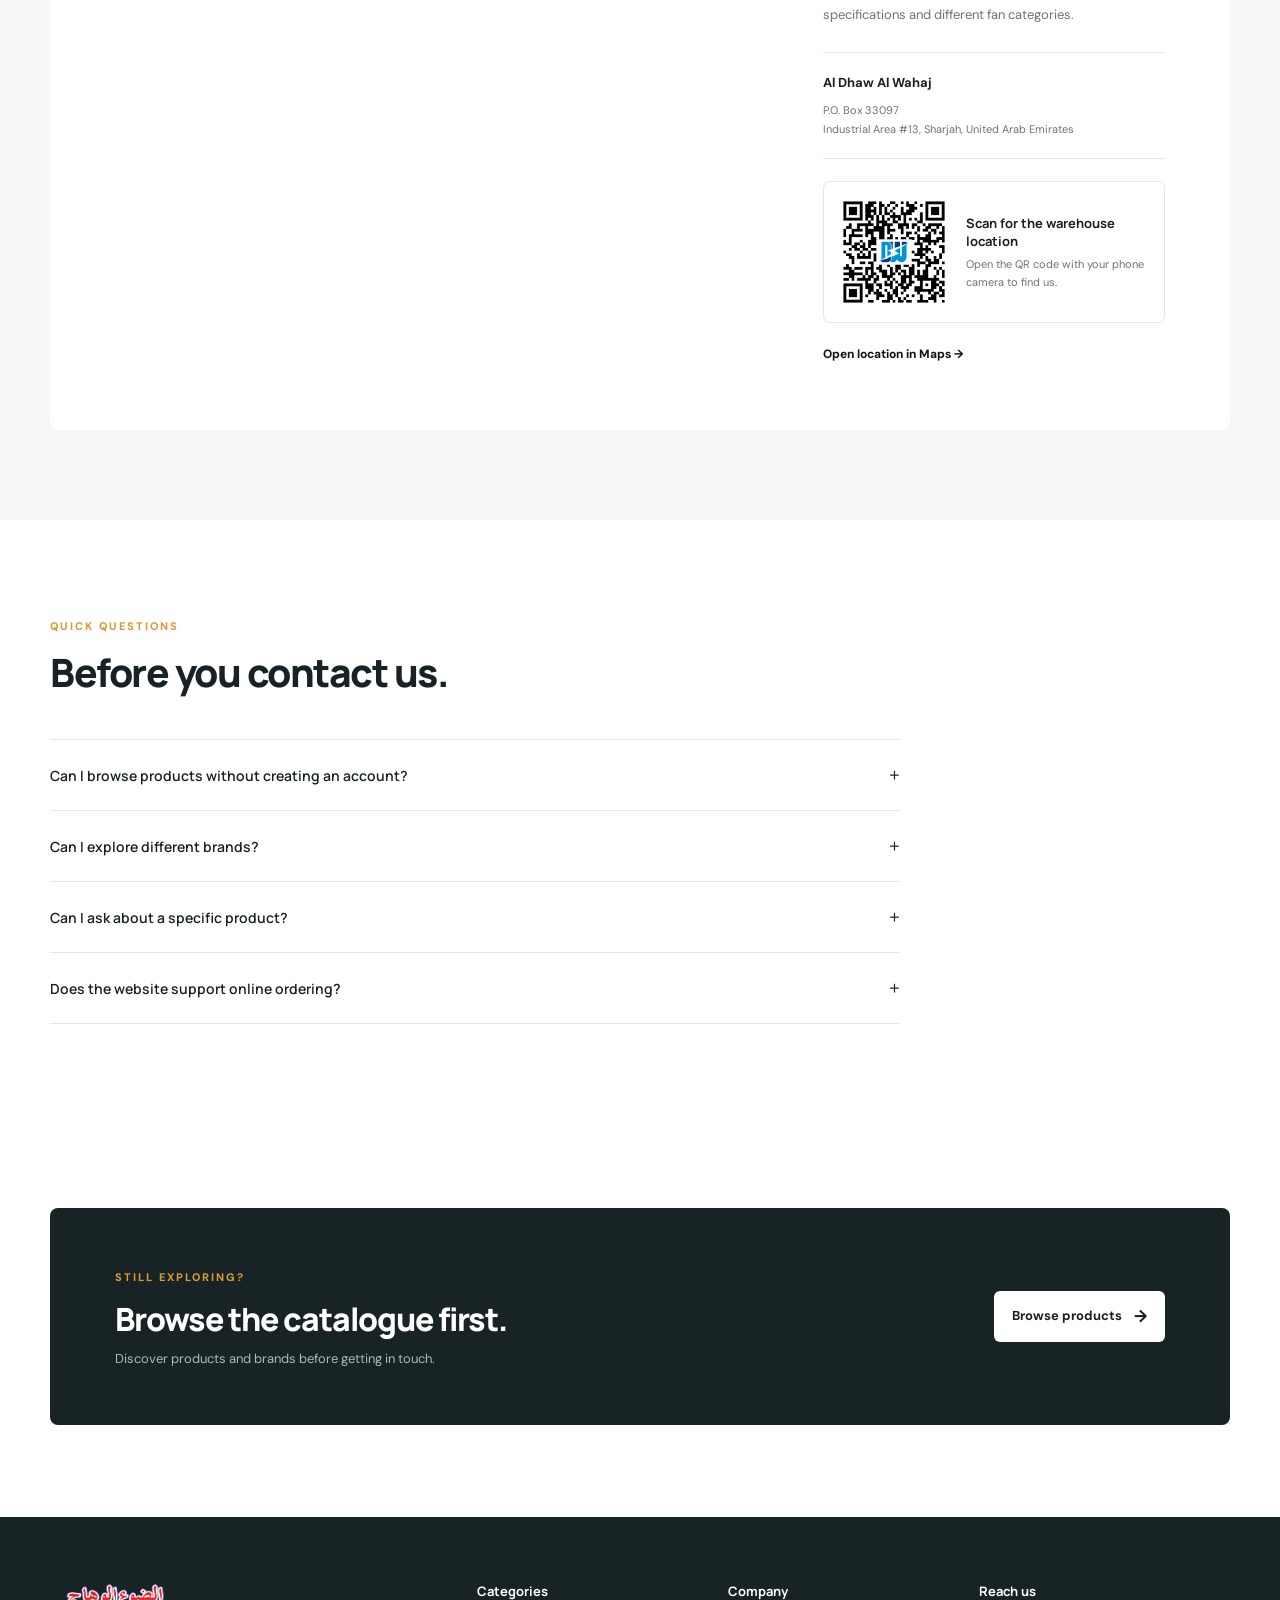
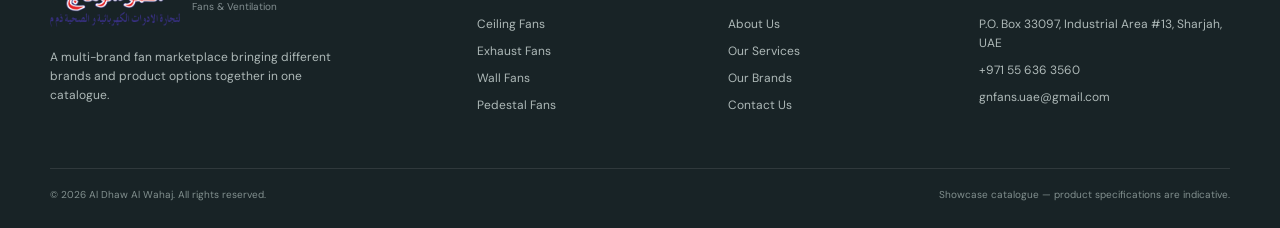
<file: pages/contact.html>
<!DOCTYPE html>
<html lang="en">
<head>
  <meta charset="UTF-8">
  <meta name="viewport" content="width=device-width, initial-scale=1.0">

  <title>Contact Us | Al Dhaw Al Wahaj</title>

  <link rel="preconnect" href="https://fonts.googleapis.com">
  <link rel="preconnect" href="https://fonts.gstatic.com" crossorigin>

  <link
    href="https://fonts.googleapis.com/css2?family=DM+Sans:wght@400;500;600;700&family=Manrope:wght@500;600;700;800&display=swap"
    rel="stylesheet"
  >

  <link rel="stylesheet" href="../css/style.css">
  <link rel="stylesheet" href="../css/responsive.css">
</head>

<body>

  <div class="topbar">

    <div class="container topbar-inner">

      <span>
        Multi-brand fan catalogue — Explore different brands in one place
      </span>

      <a href="tel:+971556363560">
        +971 55 636 3560
      </a>

    </div>

  </div>


  <header class="header">

    <div class="container nav-wrap">

      <a class="logo" href="../index.html">

        <img
          class="company-logo-image"
          src="../assets/Logos/Logo Al Dhaw.png"
          alt="Al Dhaw Al Wahaj"
        >

      </a>


      <button class="menu-toggle" aria-label="Open menu">
        <span></span>
        <span></span>
        <span></span>
      </button>


      <nav class="nav">

        <a href="../index.html">
          Home
        </a>

        <a href="products.html">
          Products
        </a>

        <a href="brands.html">
          Brands
        </a>

        <a href="services.html">
          Our Services
        </a>

        <a href="about.html">
          About Us
        </a>

        <a class="active" href="contact.html">
          Contact Us
        </a>

      </nav>


      <a class="nav-cta" href="products.html">
        Explore catalogue <span>→</span>
      </a>

    </div>

  </header>


  <main>

    <!-- Hero -->

    <section class="page-hero contact-page-hero">

      <div class="container">

        <span class="eyebrow">
          GET IN TOUCH
        </span>

        <h1>
          Have a question?<br>
          Let's talk.
        </h1>

        <p>
          Whether you need help exploring our catalogue or want more
          information about a product, our team is here to help.
        </p>

      </div>

    </section>


    <!-- Contact Information -->

    <section class="section contact-main">

      <div class="container">

        <div class="contact-grid">

          <div class="contact-information">

            <span class="eyebrow">
              CONTACT INFORMATION
            </span>

            <h2>
              We're here to help you find the right information.
            </h2>

            <p class="contact-intro">
              Reach out to us for product information, catalogue
              enquiries, brand questions or general assistance.
            </p>


            <div class="contact-details">

              <div class="contact-detail">

                <span class="contact-detail-icon">
                  @
                </span>

                <div>

                  <span>
                    EMAIL
                  </span>

                  <a href="mailto:gnfans.uae@gmail.com"><strong>gnfans.uae@gmail.com</strong></a>
                  <small>
                    <a href="mailto:adnanwahaj@hotmail.com">adnanwahaj@hotmail.com</a>
                  </small>

                </div>

              </div>


              <div class="contact-detail">

                <span class="contact-detail-icon">
                  ◇
                </span>

                <div>

                  <span>
                    LOCATION
                  </span>

                  <strong>
                    P.O. Box 33097
                  </strong>

                  <small>
                    Industrial Area #13, Sharjah, UAE
                  </small>

                </div>

              </div>


              <div class="contact-detail">

                <span class="contact-detail-icon">
                  ◷
                </span>

                <div>

                  <span>COMPANY</span>
                  <strong>Al Dhaw Al Wahaj Elect. &amp; Sanitary Ware Tr. LLC</strong>

                </div>

              </div>

            </div>

          </div>


          <aside class="contact-call-panel">

            <span class="eyebrow">
              CALL US DIRECTLY
            </span>

            <h2>
              Speak with our team.
            </h2>

            <p>
              Call us for product details, specifications and wholesale enquiries.
            </p>

            <div class="contact-call-list">

              <a href="tel:+97165341515" class="contact-call-primary">
                <span>Main phone</span>
                <strong>+971 6 534 1515</strong>
                <span aria-hidden="true">→</span>
              </a>

              <a href="tel:+971556363560" class="contact-call-secondary">
                <span>Mobile</span>
                <strong>+971 55 636 3560</strong>
                <span aria-hidden="true">→</span>
              </a>

              <a href="tel:+971505655629" class="contact-call-secondary">
                <span>Mobile</span>
                <strong>+971 50 565 5629</strong>
                <span aria-hidden="true">→</span>
              </a>

              <a href="tel:+971521717623" class="contact-call-secondary">
                <span>Mobile</span>
                <strong>+971 52 171 7623</strong>
                <span aria-hidden="true">→</span>
              </a>

            </div>

          </aside>

        </div>

      </div>

    </section>


    <!-- Location -->

    <section class="contact-location">

      <div class="container">

        <div class="contact-location-grid">

          <div class="contact-map">
            <iframe
              src="https://www.google.com/maps/embed?pb=!1m18!1m12!1m3!1d407.97968876529467!2d55.4488367125183!3d25.31569700992858!2m3!1f0!2f0!3f0!3m2!1i1024!2i768!4f13.1!3m3!1m2!1s0x3e5f5f55a312d901%3A0xf565ad2013552be1!2sAl%20Dhaw%20Al%20Wahaj%20Elect.%20%26%20Sanitary%20Ware%20Tr.!5e1!3m2!1sen!2s!4v1792772244234!5m2!1sen!2s"
              title="Al Dhaw Al Wahaj Elect. &amp; Sanitary Ware Trading on Google Maps"
              allowfullscreen
              loading="lazy"
              referrerpolicy="strict-origin-when-cross-origin"
            ></iframe>
          </div>


          <div class="contact-location-content">

            <span class="eyebrow">
              OUR LOCATION
            </span>

            <h2>
              Find us in<br>
              Sharjah, UAE.
            </h2>

            <p>
              Contact our team about available products,
              specifications and different fan categories.
            </p>


            <div class="location-address">

              <strong>
                Al Dhaw Al Wahaj
              </strong>

              <span>
                P.O. Box 33097
              </span>

              <span>
                Industrial Area #13, Sharjah, United Arab Emirates
              </span>

            </div>

            <div class="location-qr-card">

              <img
                src="../assets/warehouse-location-qr.png"
                alt="QR code for the Al Dhaw Al Wahaj warehouse location"
                width="144"
                height="144"
              >

              <div>
                <strong>Scan for the warehouse location</strong>
                <span>Open the QR code with your phone camera to find us.</span>
              </div>

            </div>


            <a
              href="https://www.google.com/maps/search/?api=1&query=Industrial+Area+13+Sharjah+UAE"
              target="_blank"
              rel="noopener"
              class="text-link"
            >
              Open location in Maps →
            </a>

          </div>

        </div>

      </div>

    </section>


    <!-- FAQ -->

    <section class="section contact-faq">

      <div class="container">

        <div class="contact-faq-heading">

          <span class="eyebrow">
            QUICK QUESTIONS
          </span>

          <h2>
            Before you contact us.
          </h2>

        </div>


        <div class="faq-list">

          <details>

            <summary>
              Can I browse products without creating an account?
              <span>+</span>
            </summary>

            <p>
              Yes. The catalogue is designed to be browsed without
              registration or login.
            </p>

          </details>


          <details>

            <summary>
              Can I explore different brands?
              <span>+</span>
            </summary>

            <p>
              Yes. Visit the Brands page to explore the listed
              brands and then browse the products associated with
              each brand.
            </p>

          </details>


          <details>

            <summary>
              Can I ask about a specific product?
              <span>+</span>
            </summary>

            <p>
              Yes. You can use the enquiry form above and include
              the product name or any relevant information in your
              message.
            </p>

          </details>


          <details>

            <summary>
              Does the website support online ordering?
              <span>+</span>
            </summary>

            <p>
              This catalogue website is designed for product
              discovery and enquiries. It does not include an
              online checkout or ordering system.
            </p>

          </details>

        </div>

      </div>

    </section>


    <!-- CTA -->

    <section class="section contact-final">

      <div class="container">

        <div class="contact-final-box">

          <div>

            <span class="eyebrow">
              STILL EXPLORING?
            </span>

            <h2>
              Browse the catalogue first.
            </h2>

            <p>
              Discover products and brands before getting in touch.
            </p>

          </div>


          <a
            href="products.html"
            class="btn btn-light"
          >
            Browse products <span>→</span>
          </a>

        </div>

      </div>

    </section>

  </main>


  <footer class="footer">

    <div class="container footer-grid">

      <div>

        <a
          class="logo footer-logo"
          href="../index.html"
        >

          <img
            class="company-logo-image company-logo-arabic"
            src="../assets/Logos/Logo Al Dhaw Arabic.png"
            alt="Al Dhaw Al Wahaj"
          >

          <span>
            <small>Fans &amp; Ventilation</small>
          </span>

        </a>

        <p>
          A multi-brand fan marketplace bringing different brands
          and product options together in one catalogue.
        </p>

      </div>


      <div>

        <h4>
          Categories
        </h4>

        <a href="products.html?category=ceiling">
          Ceiling Fans
        </a>

        <a href="products.html?category=exhaust">
          Exhaust Fans
        </a>

        <a href="products.html?category=wall">
          Wall Fans
        </a>

        <a href="products.html?category=pedestal">
          Pedestal Fans
        </a>

      </div>


      <div>

        <h4>
          Company
        </h4>

        <a href="about.html">
          About Us
        </a>

        <a href="services.html">
          Our Services
        </a>

        <a href="brands.html">
          Our Brands
        </a>

        <a href="contact.html">
          Contact Us
        </a>

      </div>


      <div>

        <h4>
          Reach us
        </h4>

        <p>
          P.O. Box 33097, Industrial Area #13,
          Sharjah, UAE
        </p>

        <a href="tel:+971556363560">
          +971 55 636 3560
        </a>

        <a href="mailto:gnfans.uae@gmail.com">
          gnfans.uae@gmail.com
        </a>

      </div>

    </div>


    <div class="container footer-bottom">

      <span>
        © 2026 Al Dhaw Al Wahaj. All rights reserved.
      </span>

      <span>
        Showcase catalogue — product specifications are indicative.
      </span>

    </div>

  </footer>


  <script src="../js/navigation.js"></script>

</body>
</html>
</file>
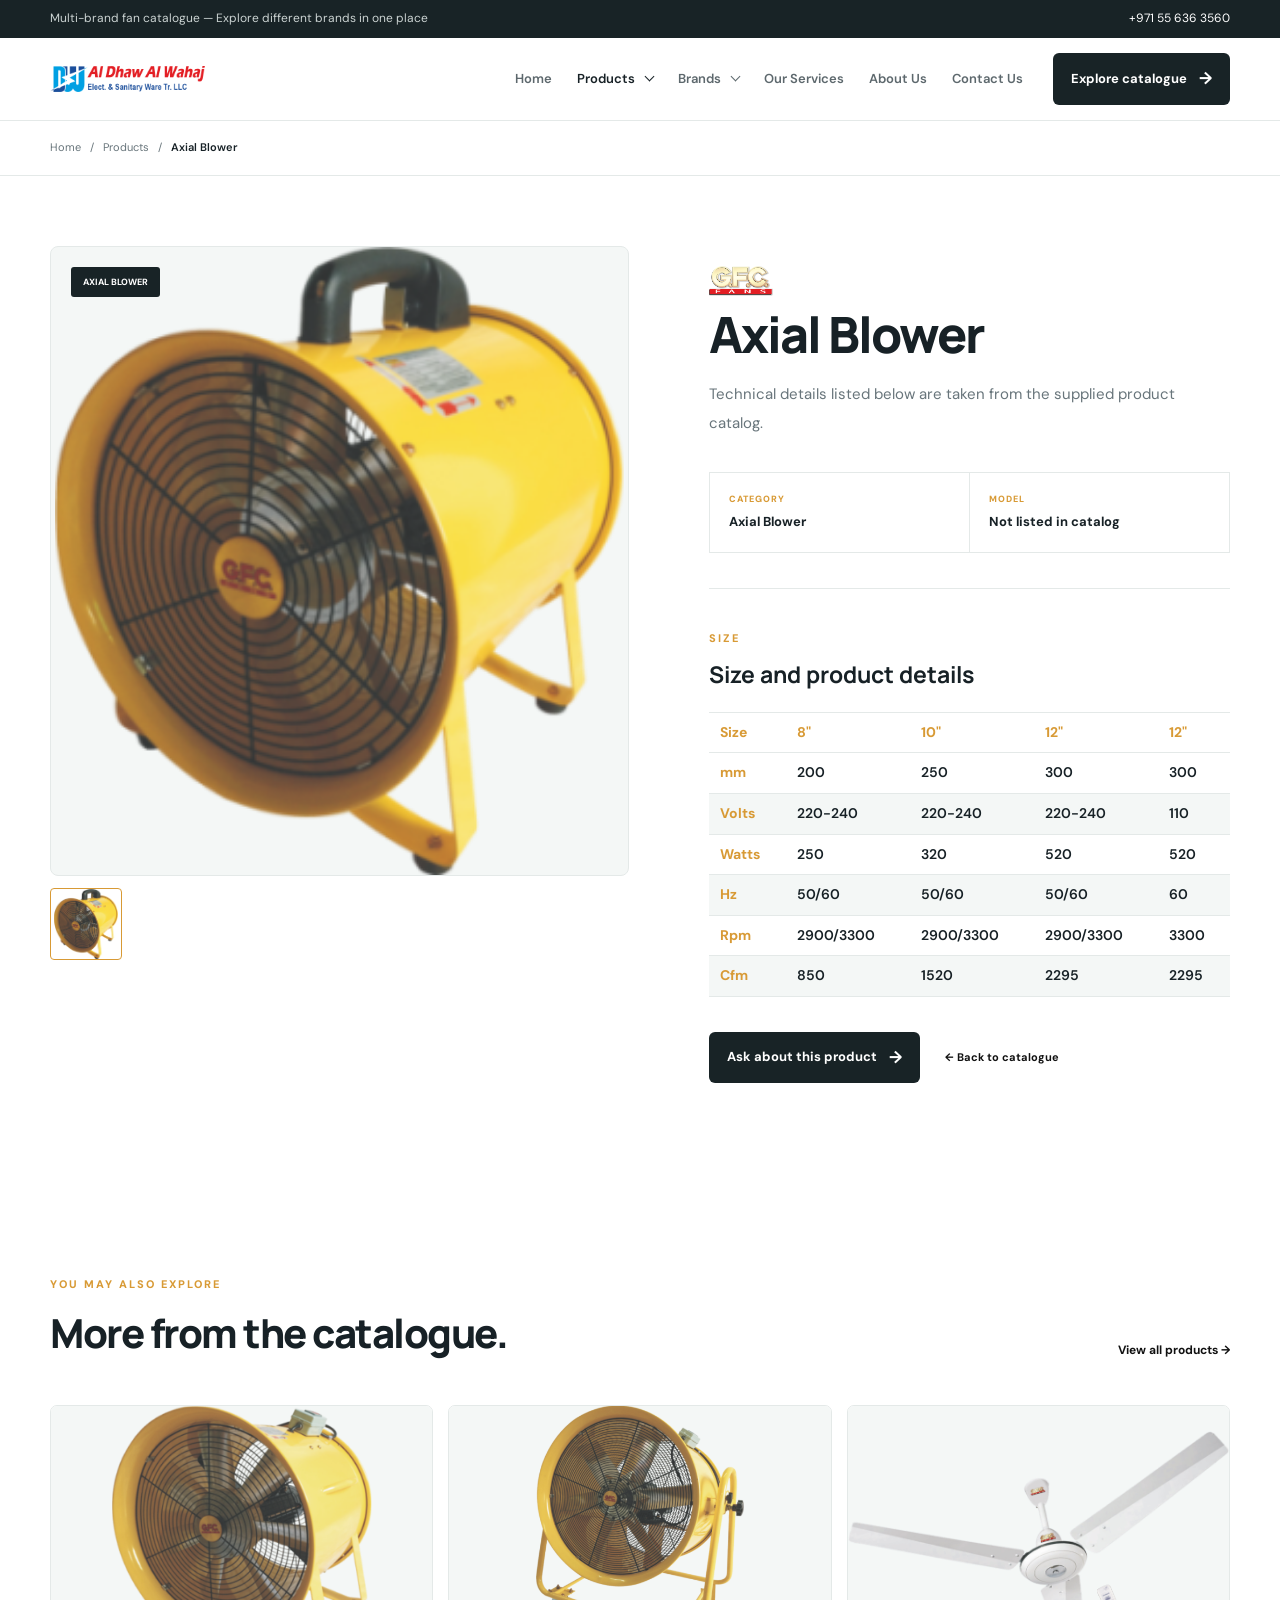
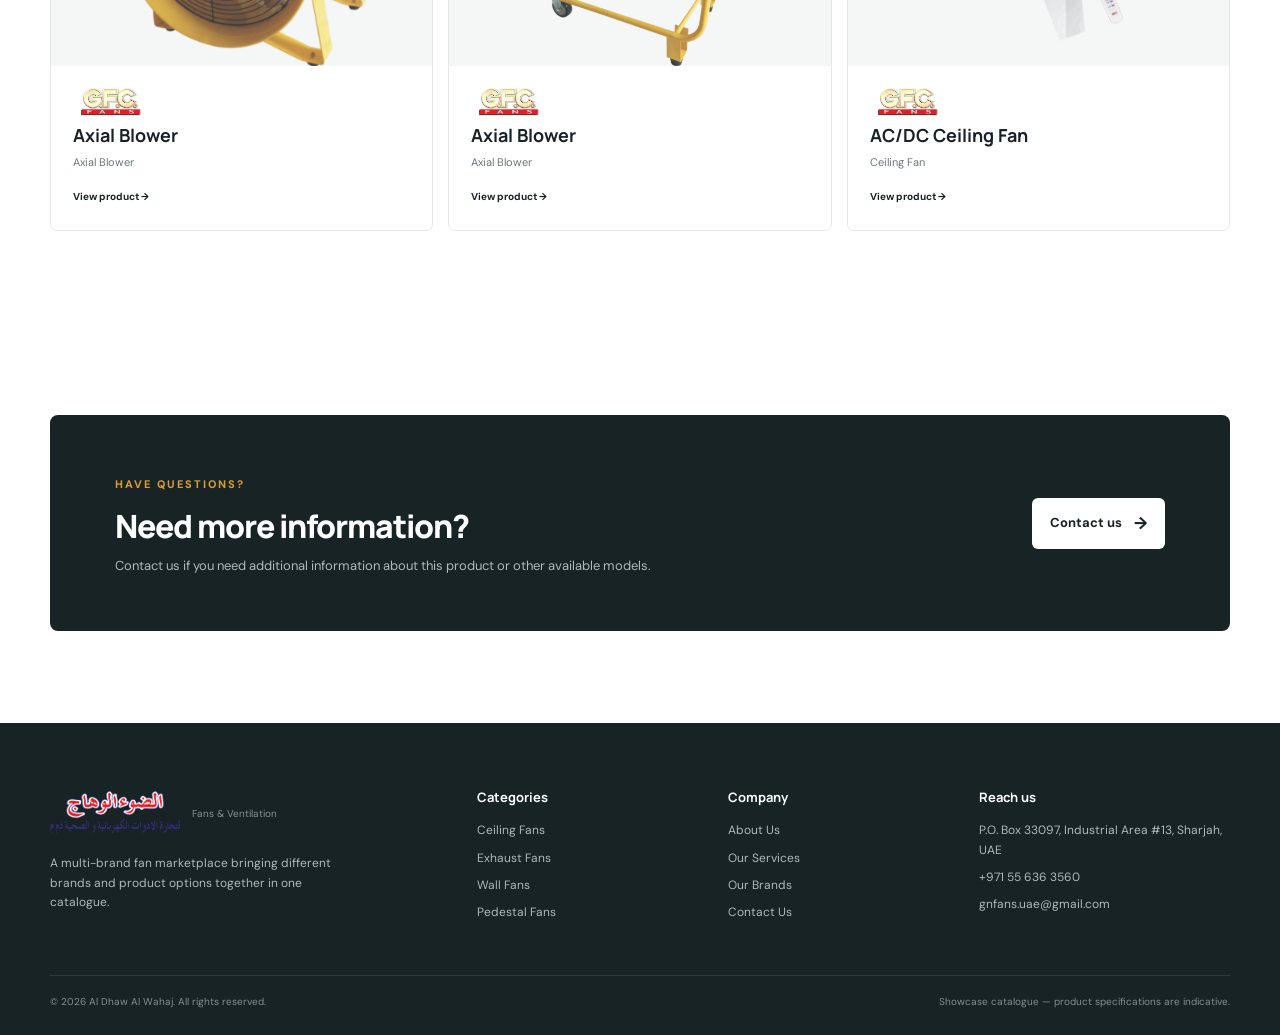
<file: pages/product-details.html>
<!DOCTYPE html>
<html lang="en">
<head>
  <meta charset="UTF-8">
  <meta name="viewport" content="width=device-width, initial-scale=1.0">

  <title>Product Details | Al Dhaw Al Wahaj</title>

  <link rel="preconnect" href="https://fonts.googleapis.com">
  <link rel="preconnect" href="https://fonts.gstatic.com" crossorigin>

  <link
    href="https://fonts.googleapis.com/css2?family=DM+Sans:wght@400;500;600;700&family=Manrope:wght@500;600;700;800&display=swap"
    rel="stylesheet"
  >

  <link rel="stylesheet" href="../css/style.css">
  <link rel="stylesheet" href="../css/responsive.css">
</head>

<body>

  <div class="topbar">

    <div class="container topbar-inner">

      <span>
        Multi-brand fan catalogue — Explore different brands in one place
      </span>

      <a href="contact.html">
        +971 55 636 3560
      </a>

    </div>

  </div>


  <header class="header">

    <div class="container nav-wrap">

      <a class="logo" href="../index.html">

        <img
          class="company-logo-image"
          src="../assets/Logos/Logo Al Dhaw.png"
          alt="Al Dhaw Al Wahaj"
        >

      </a>


      <button class="menu-toggle" aria-label="Open menu">

        <span></span>
        <span></span>
        <span></span>

      </button>


      <nav class="nav">

        <a href="../index.html">
          Home
        </a>

        <a class="active" href="products.html">
          Products
        </a>

        <a href="brands.html">
          Brands
        </a>

        <a href="services.html">
          Our Services
        </a>

        <a href="about.html">
          About Us
        </a>

        <a href="contact.html">
          Contact Us
        </a>

      </nav>


      <a class="nav-cta" href="products.html">
        Explore catalogue <span>→</span>
      </a>

    </div>

  </header>


  <main>

    <!-- Breadcrumb -->

    <section class="product-breadcrumb">

      <div class="container">

        <a href="../index.html">
          Home
        </a>

        <span>/</span>

        <a href="products.html">
          Products
        </a>

        <span>/</span>

        <strong id="breadcrumbProduct">
          Product
        </strong>

      </div>

    </section>


    <!-- Product -->

    <section class="product-detail-section">

      <div class="container">

        <div class="product-detail-grid">


          <!-- Product Image -->

          <div class="product-detail-visual">

            <div class="product-detail-image">

              <img
                id="productImage"
                src=""
                alt="Product"
              >

              <span
                id="productCategory"
                class="product-image-badge"
              >
                FAN
              </span>

            </div>


            <div class="product-thumbnail-row">

              <button
                class="product-thumbnail active"
                type="button"
              >

                <img
                  id="thumbnailImage"
                  src=""
                  alt="Product thumbnail"
                >

              </button>

            </div>

          </div>


          <!-- Product Information -->

          <div class="product-detail-info">

            <div class="product-brand-display">

              <img
                id="productBrandLogo"
                src=""
                alt=""
              >

            </div>

            <h1 id="productName">
              Product Name
            </h1>


            <p
              id="productDescription"
              class="product-detail-description"
            >
              Product description.
            </p>


            <div class="product-meta">

              <div>

                <span>
                  CATEGORY
                </span>

                <strong id="productType">
                  —
                </strong>

              </div>


              <div>

                <span>
                  MODEL
                </span>

                <strong id="productModel">
                  —
                </strong>

              </div>

            </div>


            <div class="product-detail-divider"></div>


            <div class="product-detail-heading">

              <span class="eyebrow">
                SIZE
              </span>

              <h2>
                Size and product details
              </h2>

            </div>


            <div
              id="specifications"
              class="specifications"
            >
            </div>


            <div class="product-detail-actions">

              <a
                href="contact.html"
                class="btn btn-dark"
              >
                Ask about this product <span>→</span>
              </a>

              <a
                href="products.html"
                class="text-link"
              >
                ← Back to catalogue
              </a>

            </div>

          </div>

        </div>

      </div>

    </section>


    <!-- Product Features -->

    <section class="product-features-section">

      <div class="container">

        <div class="product-features-heading">

          <span class="eyebrow">
            PRODUCT HIGHLIGHTS
          </span>

          <h2>
            Designed around everyday airflow.
          </h2>

        </div>


        <div
          id="productFeatures"
          class="product-features-grid"
        >
        </div>

      </div>

    </section>


    <!-- Related Products -->

    <section class="section related-products-section">

      <div class="container">

        <div class="section-heading-row">

          <div>

            <span class="eyebrow">
              YOU MAY ALSO EXPLORE
            </span>

            <h2>
              More from the catalogue.
            </h2>

          </div>

          <a
            href="products.html"
            class="text-link"
          >
            View all products →
          </a>

        </div>


        <div
          id="relatedProducts"
          class="related-products-grid"
        >
        </div>

      </div>

    </section>


    <!-- CTA -->

    <section class="section product-final-cta">

      <div class="container">

        <div class="product-final-box">

          <div>

            <span class="eyebrow">
              HAVE QUESTIONS?
            </span>

            <h2>
              Need more information?
            </h2>

            <p>
              Contact us if you need additional information about
              this product or other available models.
            </p>

          </div>


          <a
            href="contact.html"
            class="btn btn-light"
          >
            Contact us <span>→</span>
          </a>

        </div>

      </div>

    </section>

  </main>


  <footer class="footer">

    <div class="container footer-grid">

      <div>

        <a
          class="logo footer-logo"
          href="../index.html"
        >

          <img
            class="company-logo-image company-logo-arabic"
            src="../assets/Logos/Logo Al Dhaw Arabic.png"
            alt="Al Dhaw Al Wahaj"
          >

          <span>
            <small>Fans &amp; Ventilation</small>
          </span>

        </a>

        <p>
          A multi-brand fan marketplace bringing different brands
          and product options together in one catalogue.
        </p>

      </div>


      <div>

        <h4>
          Categories
        </h4>

        <a href="products.html?category=ceiling">
          Ceiling Fans
        </a>

        <a href="products.html?category=exhaust">
          Exhaust Fans
        </a>

        <a href="products.html?category=wall">
          Wall Fans
        </a>

        <a href="products.html?category=pedestal">
          Pedestal Fans
        </a>

      </div>


      <div>

        <h4>
          Company
        </h4>

        <a href="about.html">
          About Us
        </a>

        <a href="services.html">
          Our Services
        </a>

        <a href="brands.html">
          Our Brands
        </a>

        <a href="contact.html">
          Contact Us
        </a>

      </div>


      <div>

        <h4>
          Reach us
        </h4>

        <p>
          P.O. Box 33097, Industrial Area #13,
          Sharjah, UAE
        </p>

        <a href="tel:+971556363560">
          +971 55 636 3560
        </a>

        <a href="mailto:gnfans.uae@gmail.com">
          gnfans.uae@gmail.com
        </a>

      </div>

    </div>


    <div class="container footer-bottom">

      <span>
        © 2026 Al Dhaw Al Wahaj. All rights reserved.
      </span>

      <span>
        Showcase catalogue — product specifications are indicative.
      </span>

    </div>

  </footer>

<script src="../js/navigation.js"></script>
<script src="../js/products-data.js"></script>
<script src="../js/product-details.js"></script>

</body>
</html>
</file>
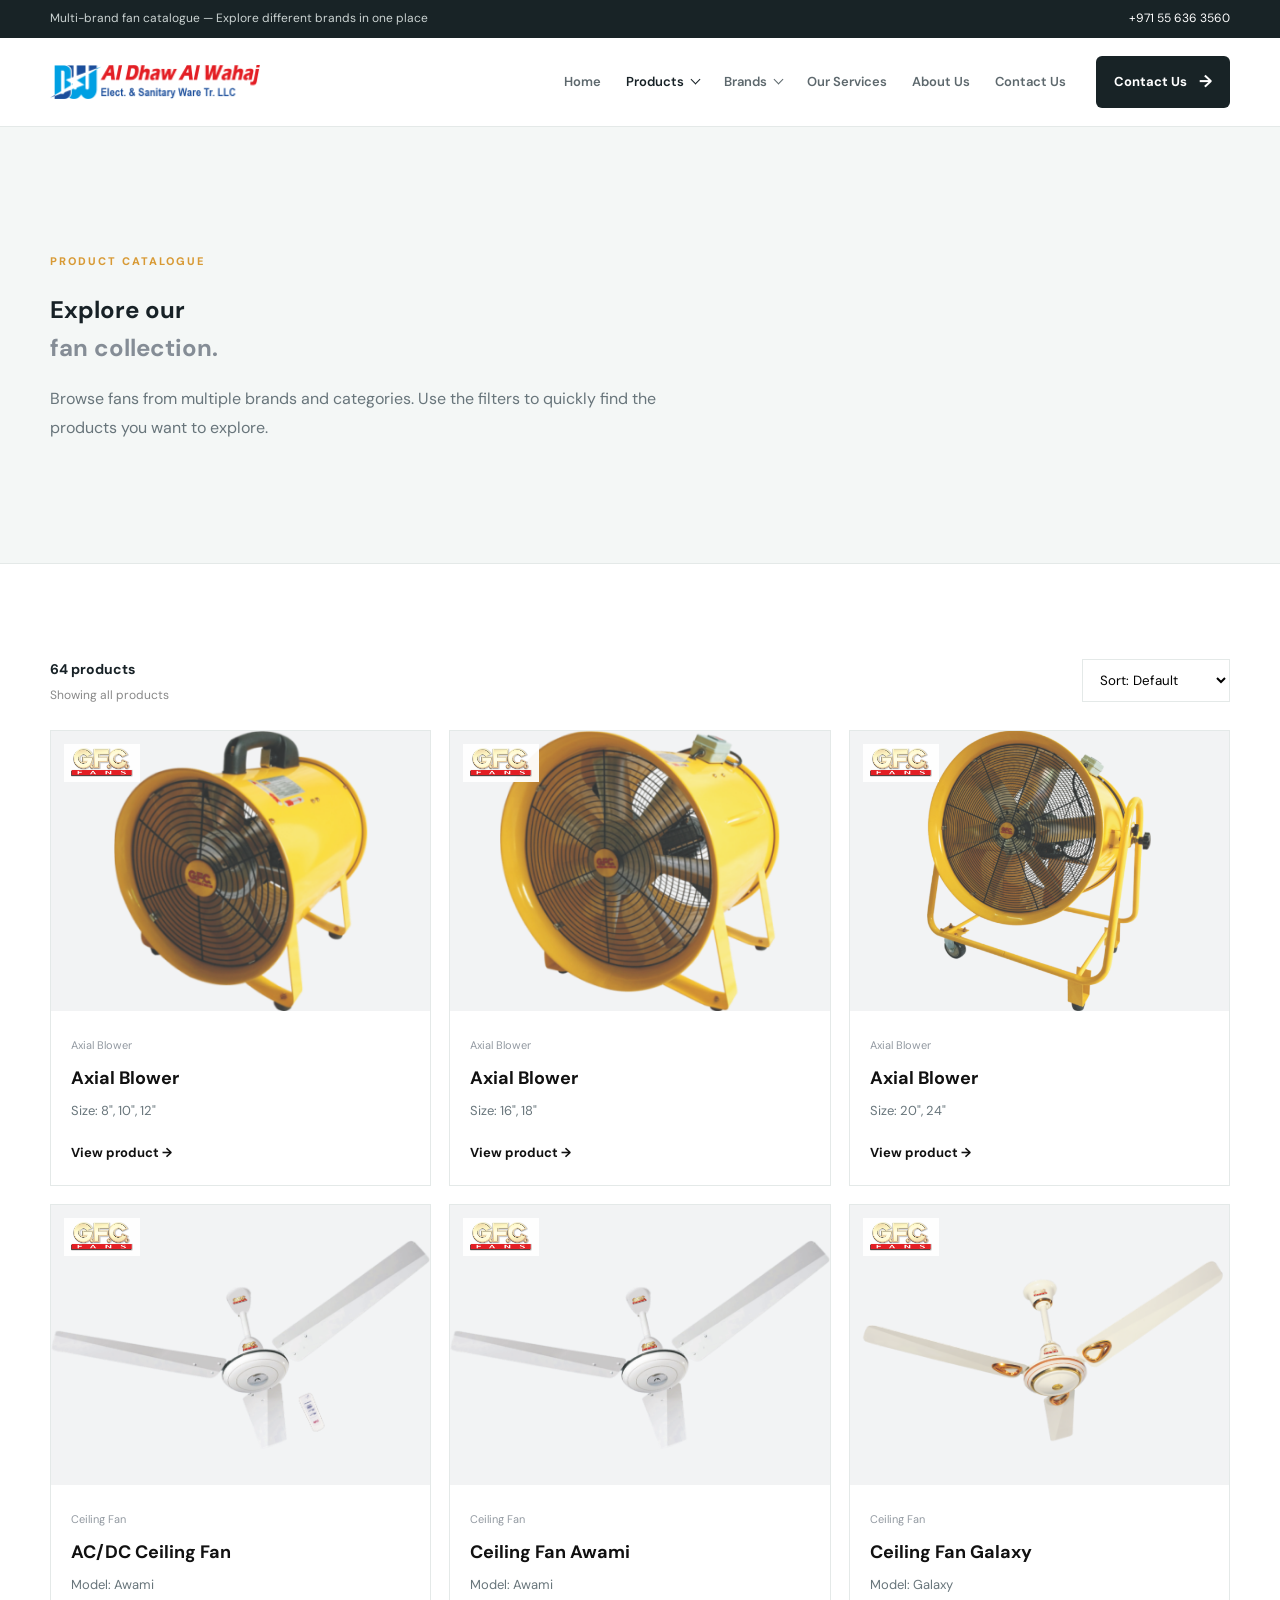
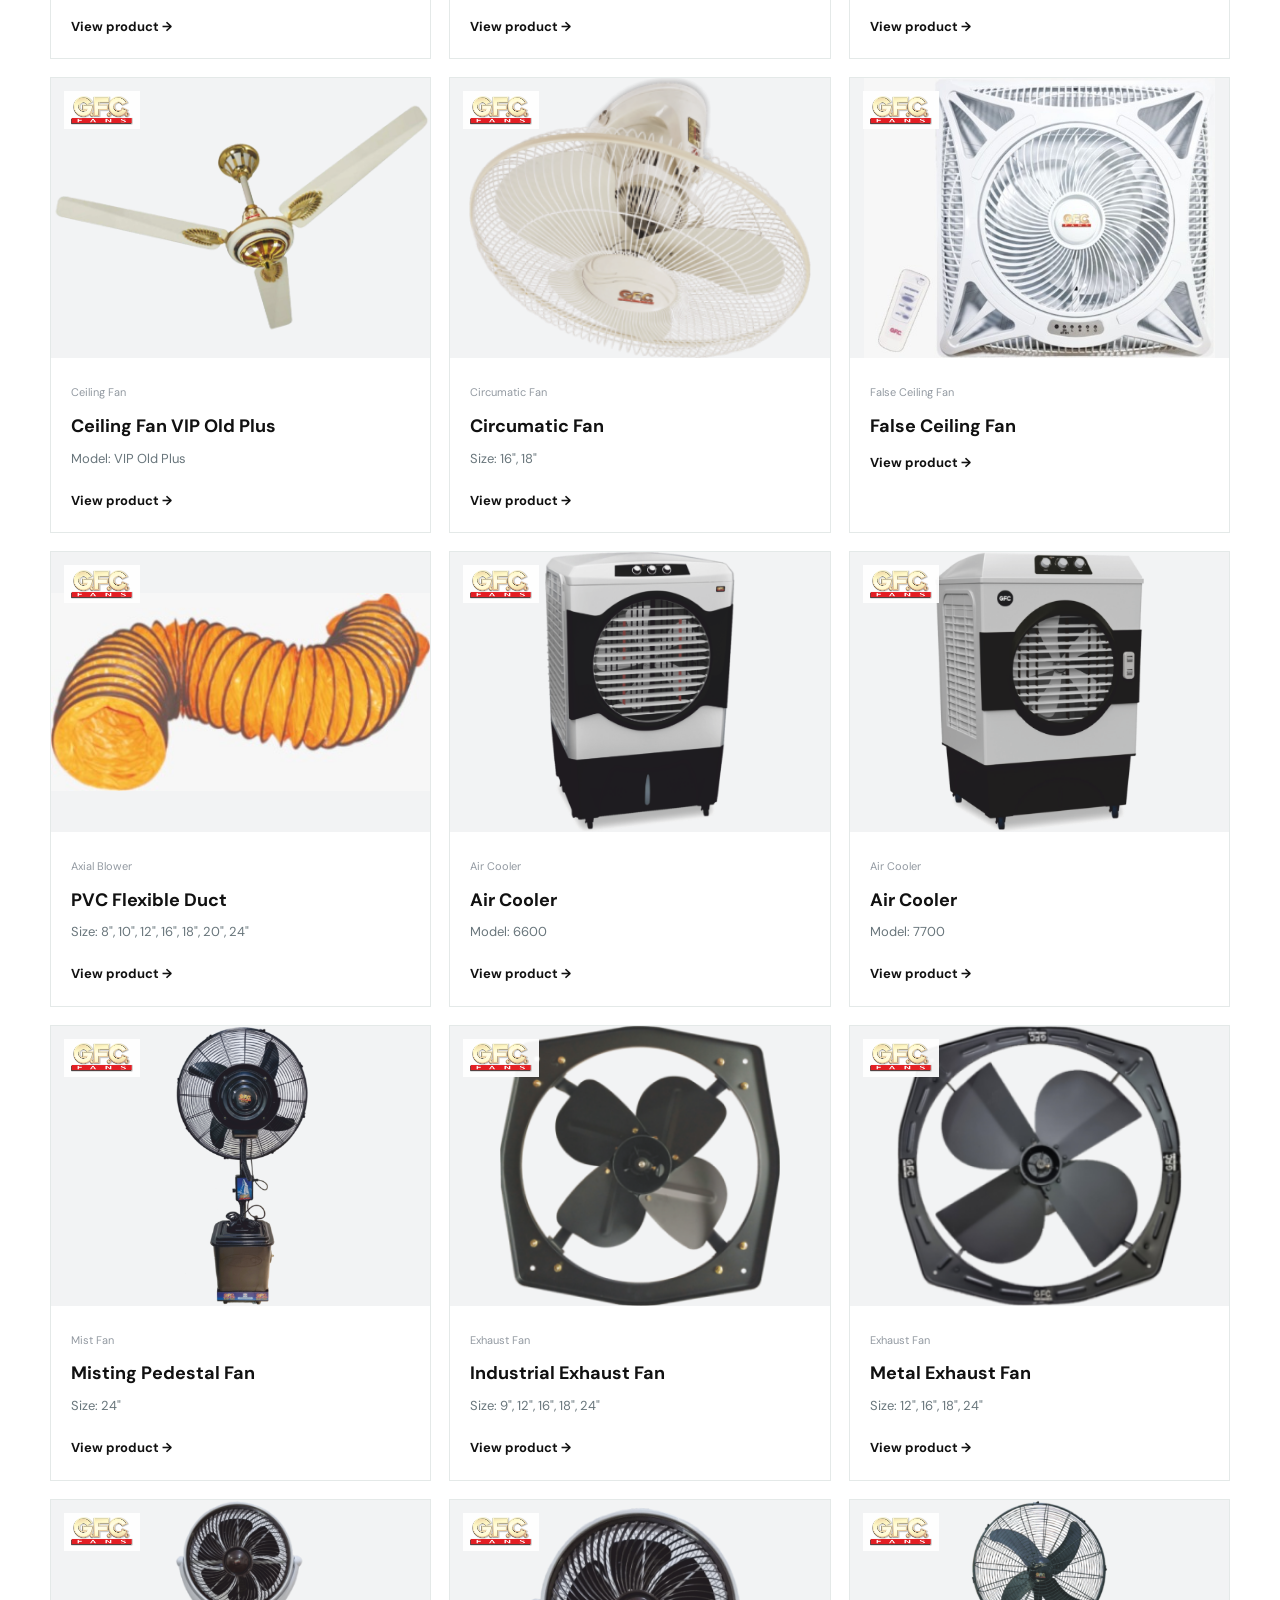
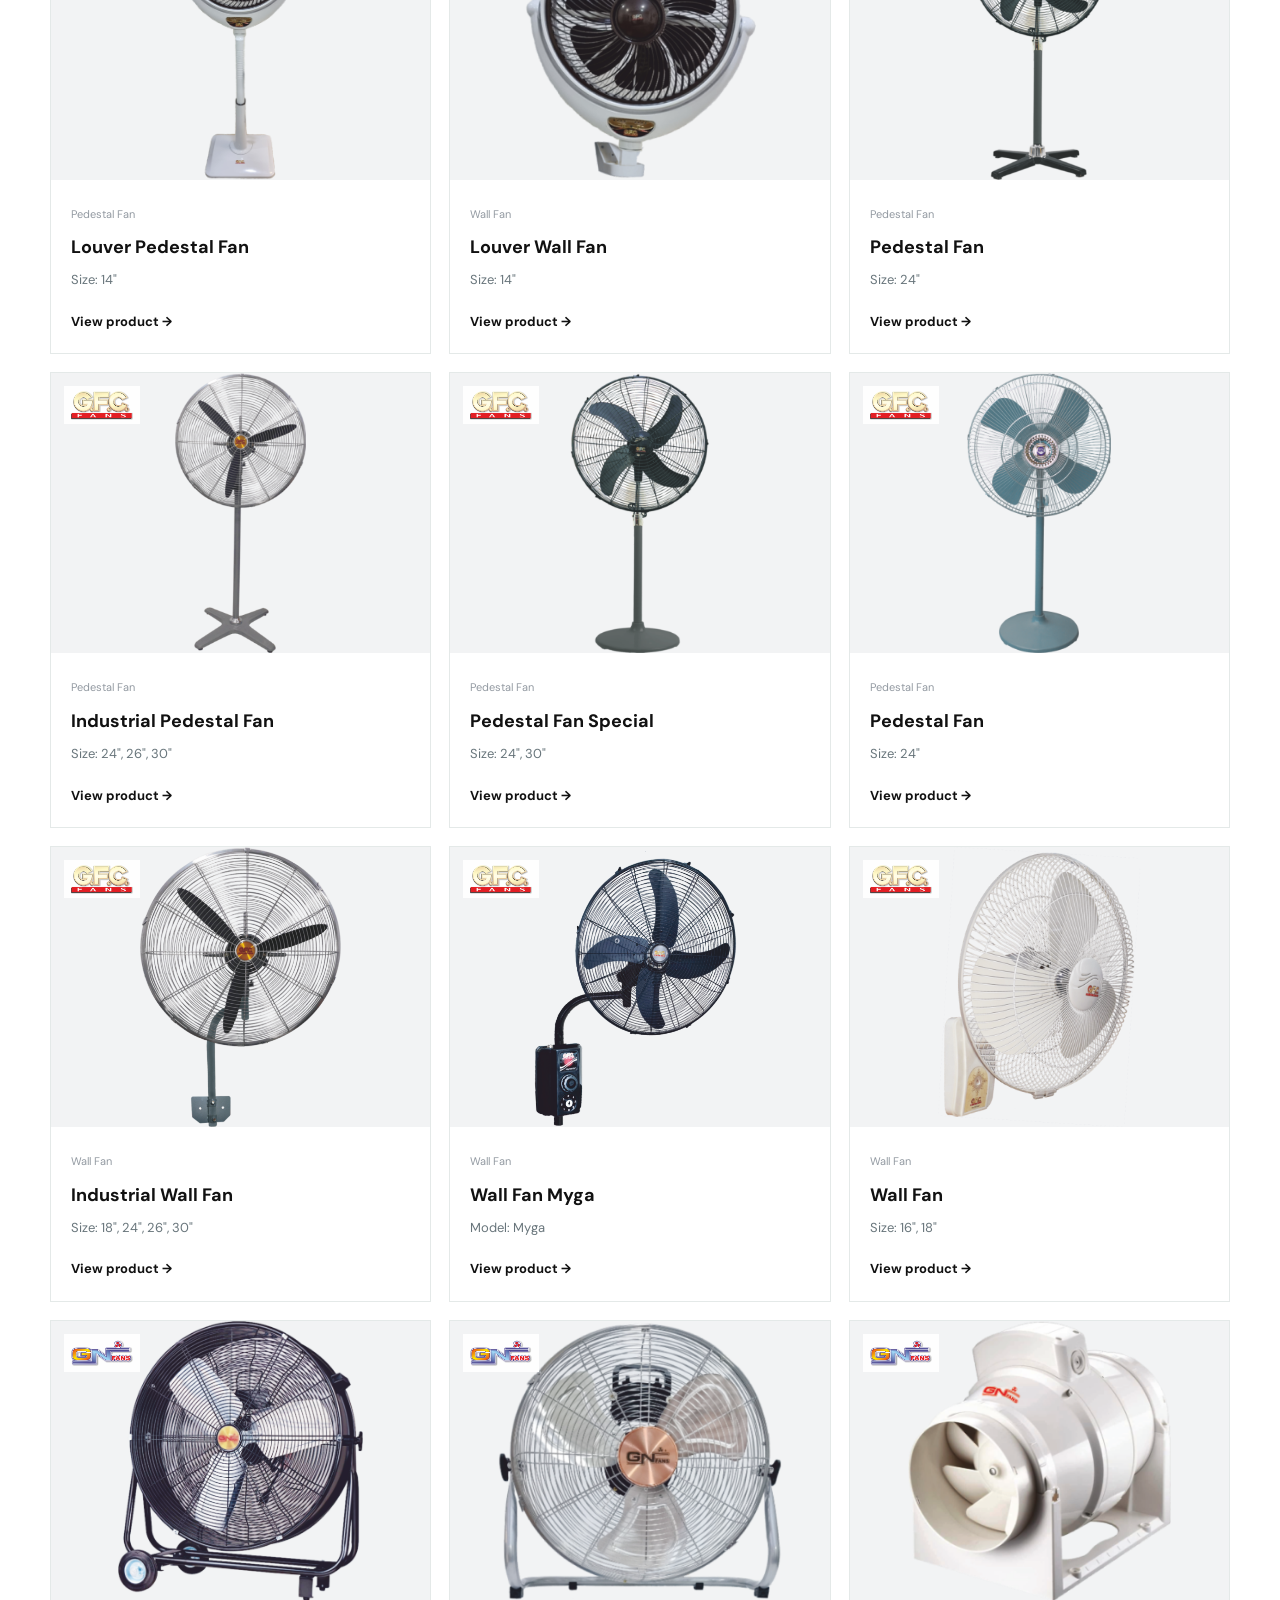
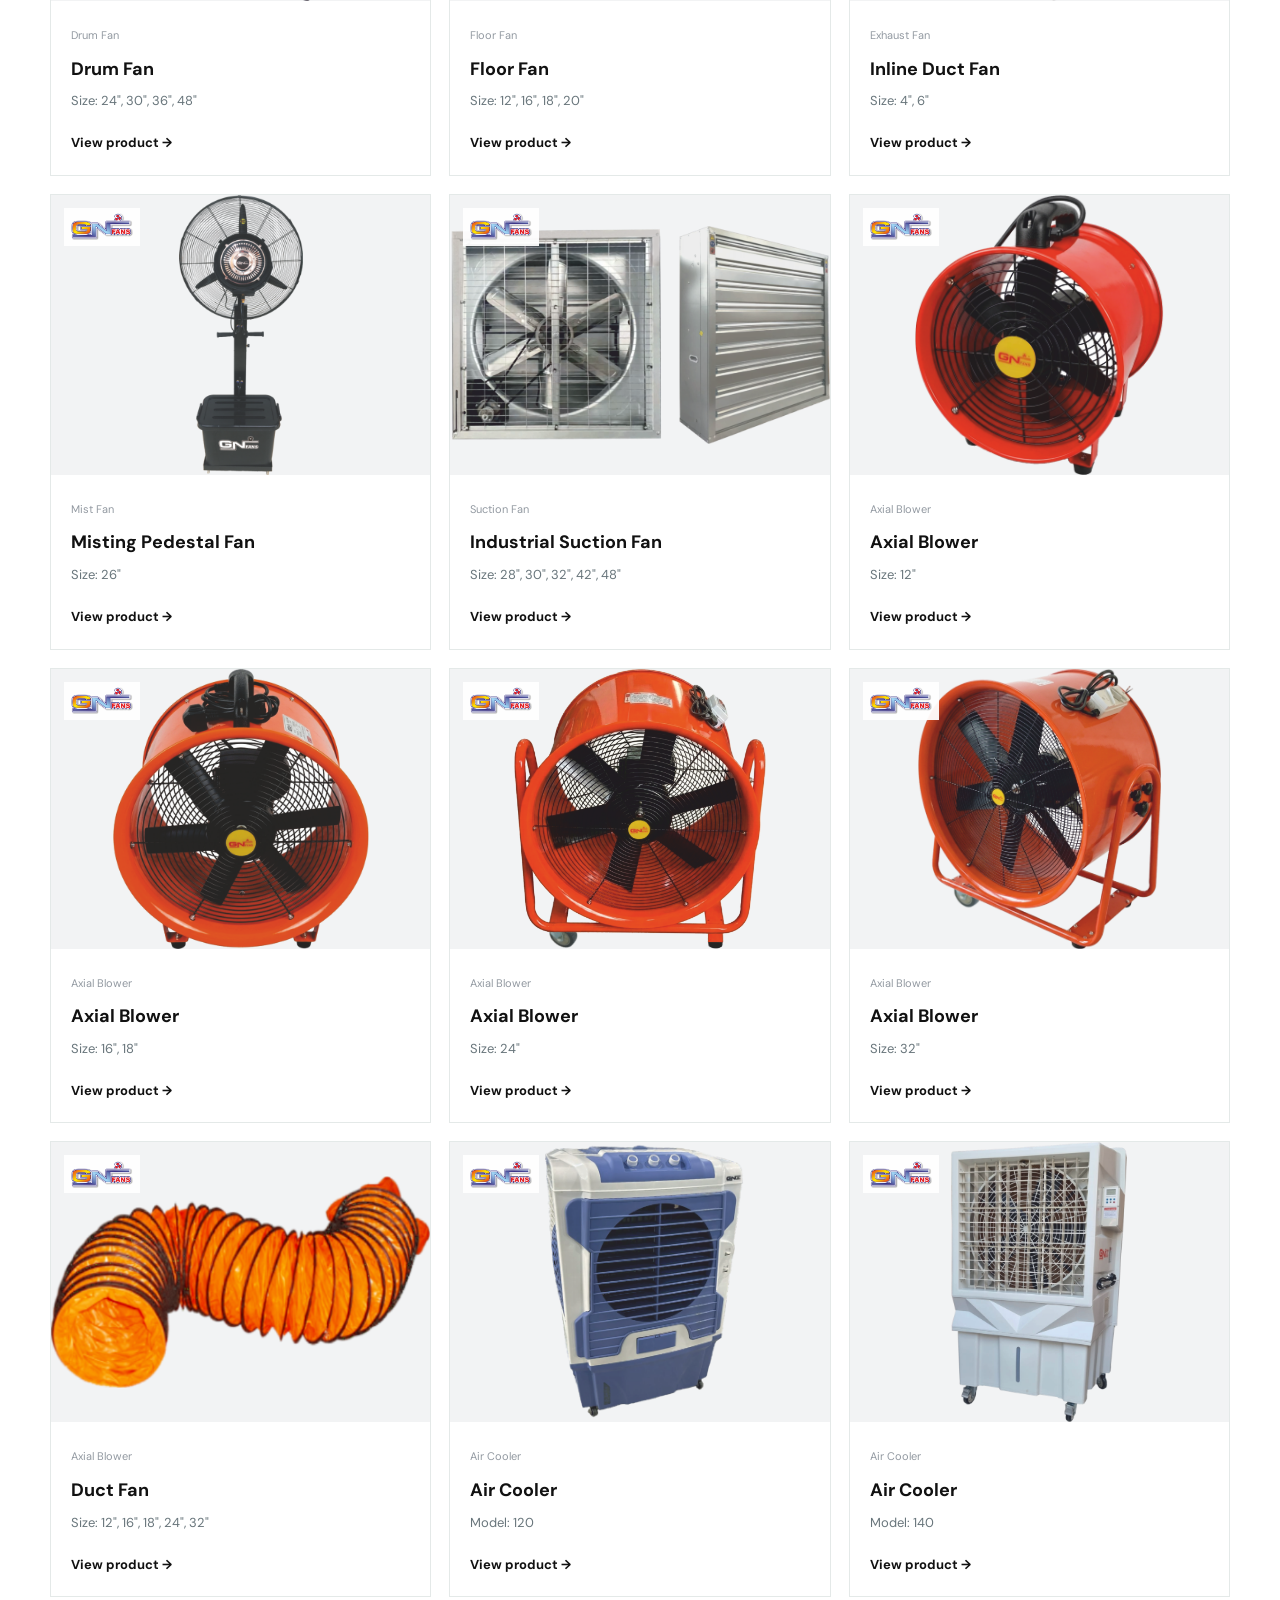
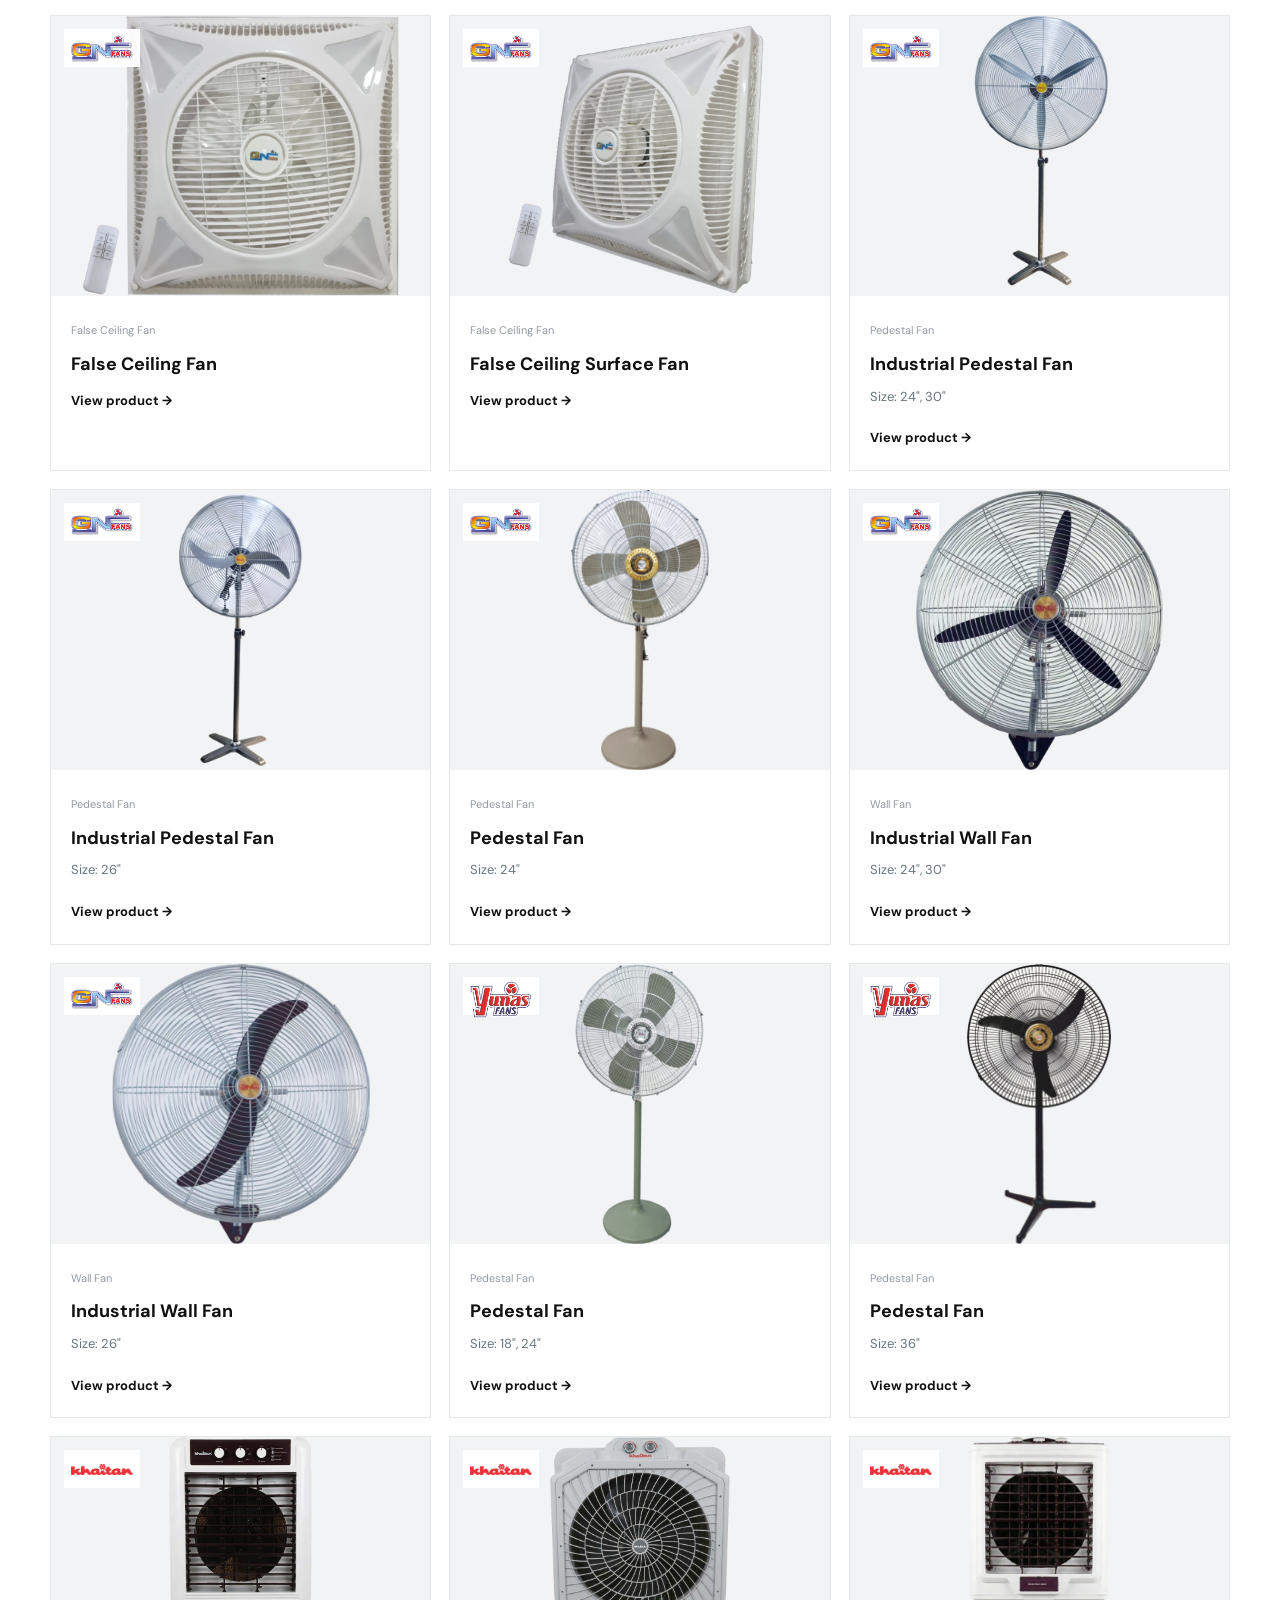
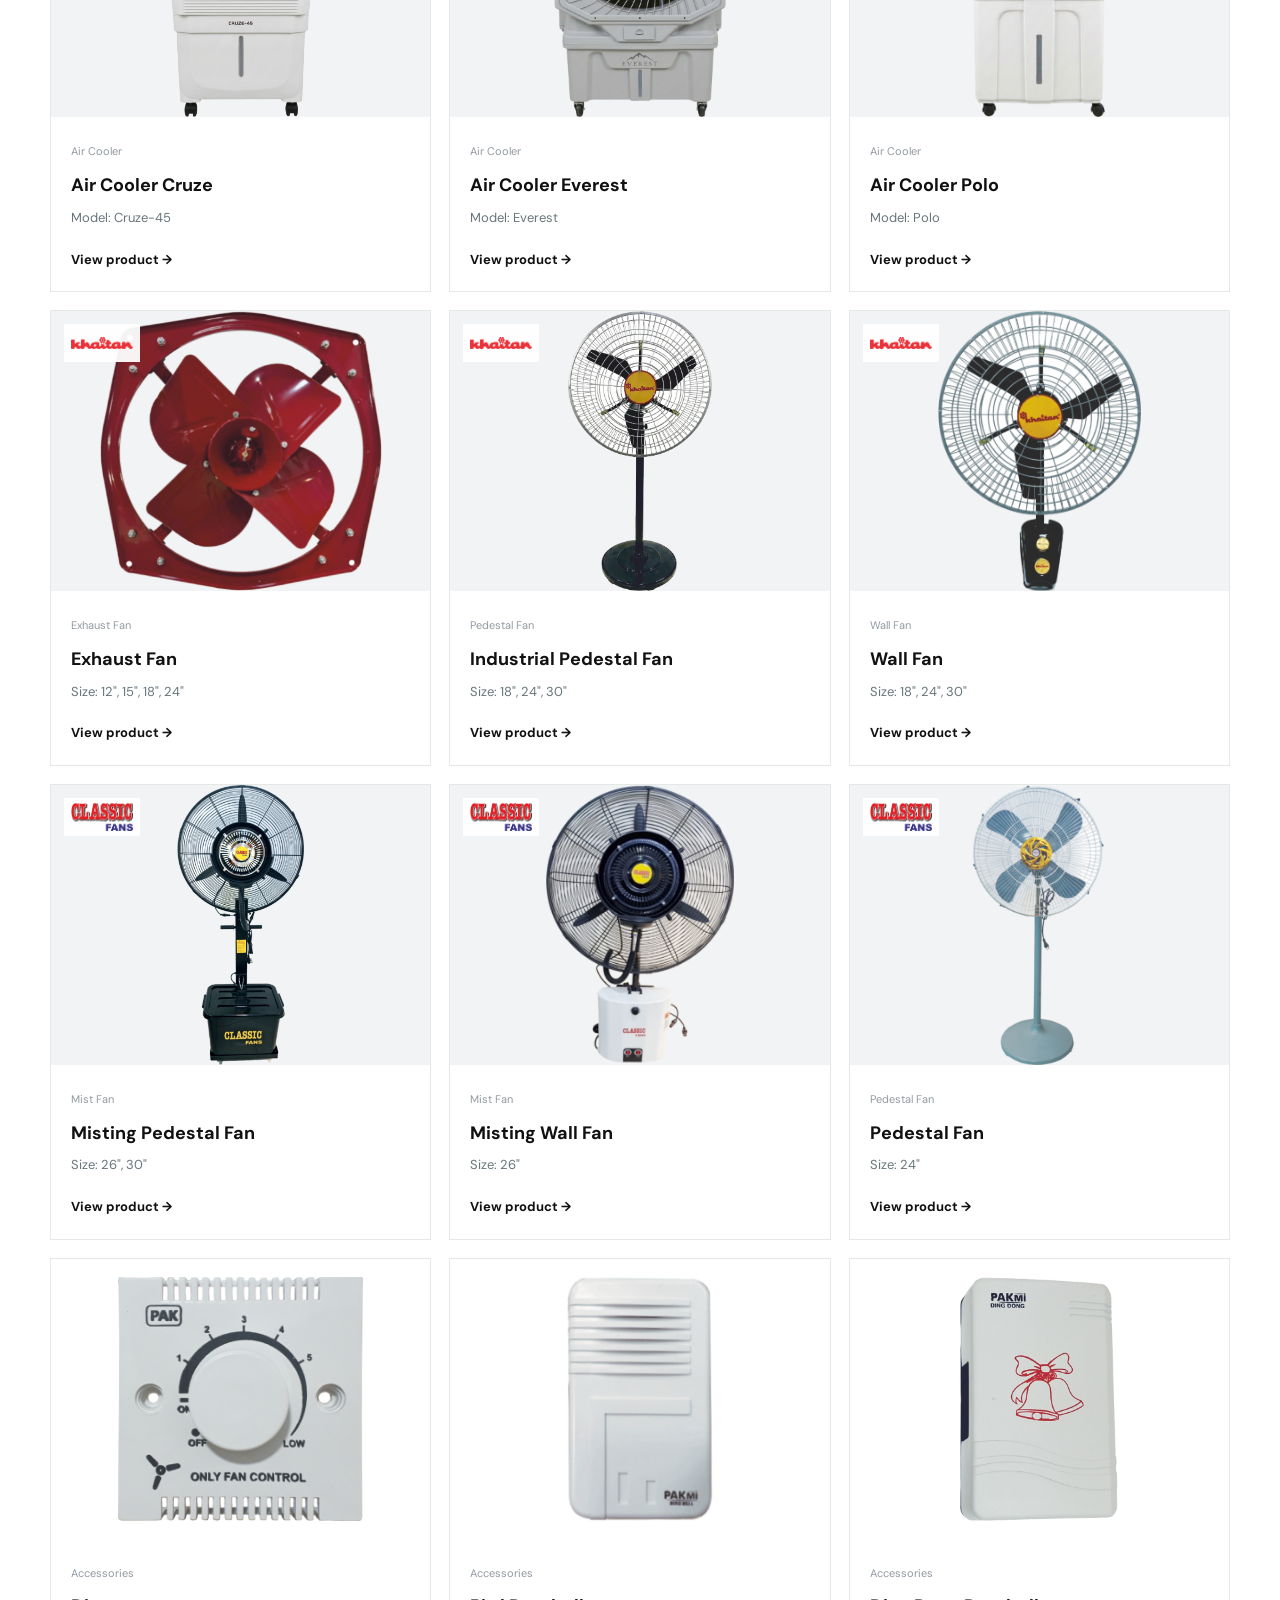
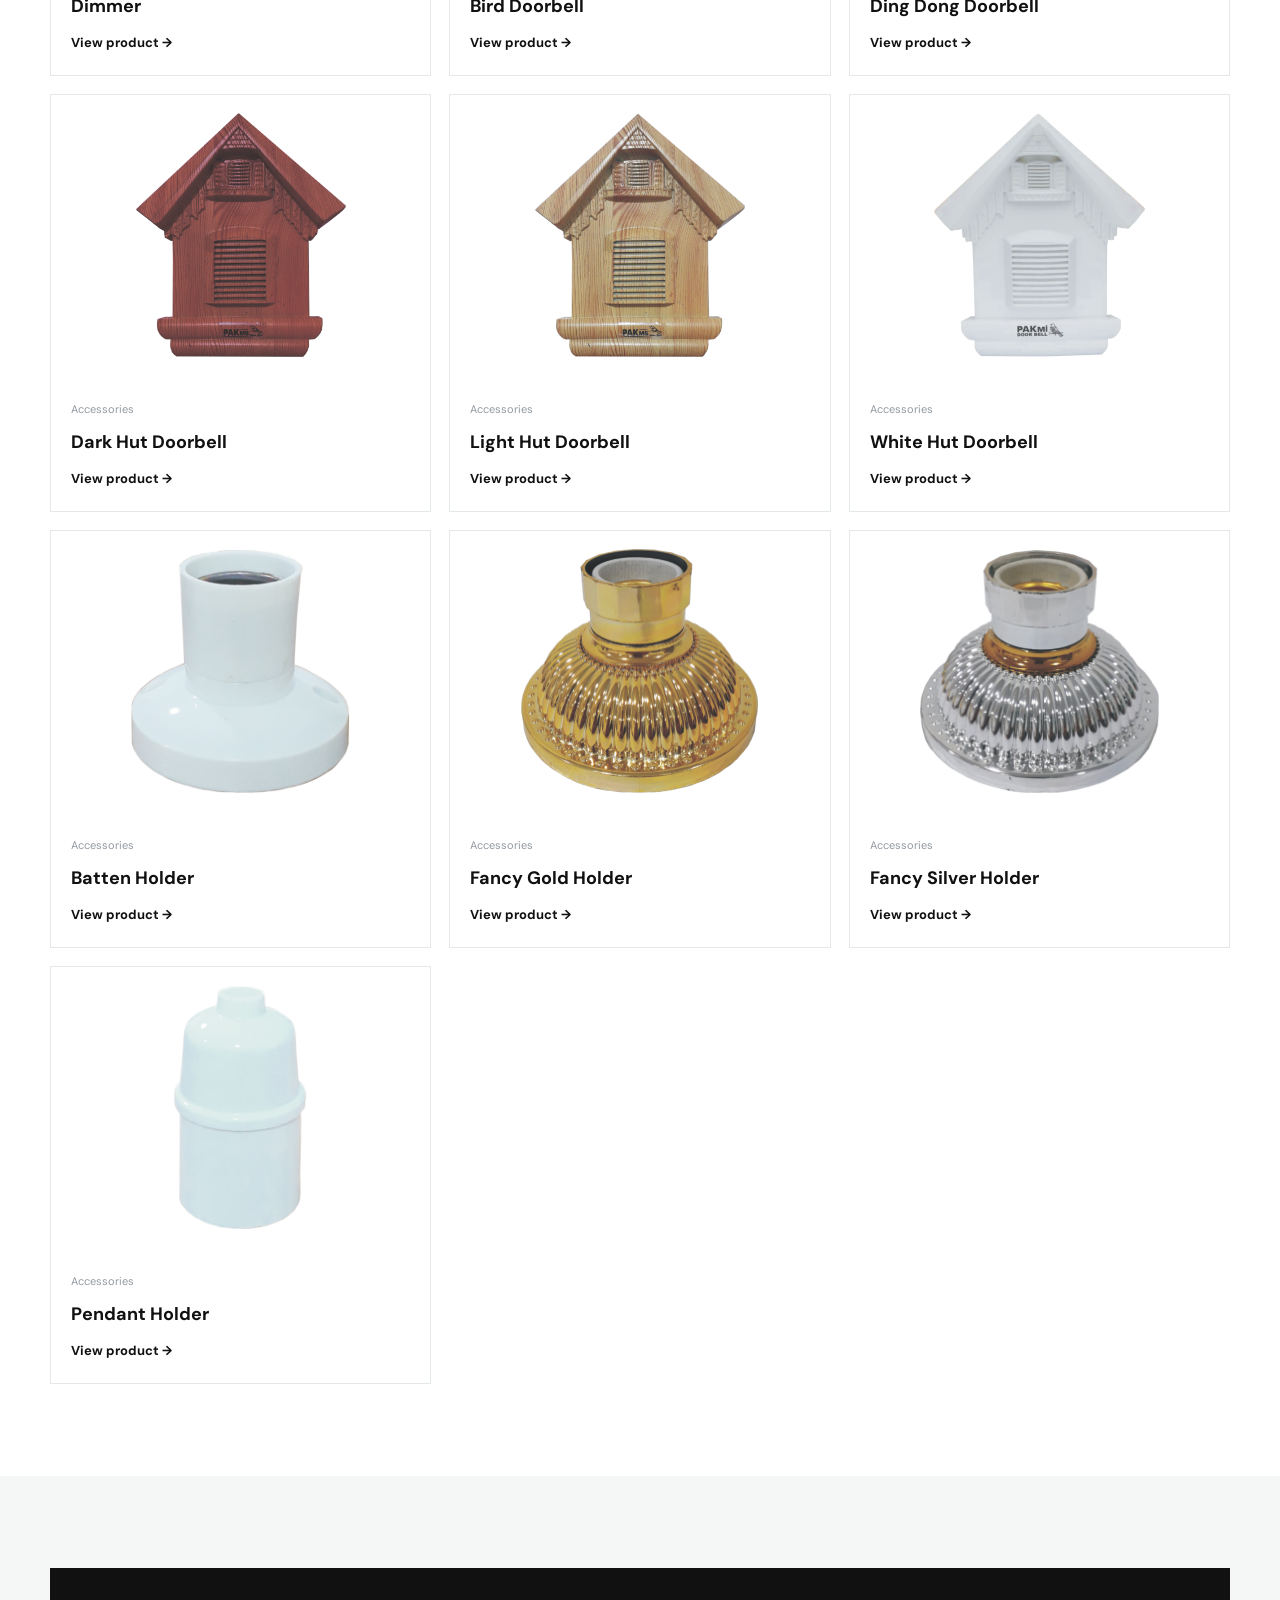
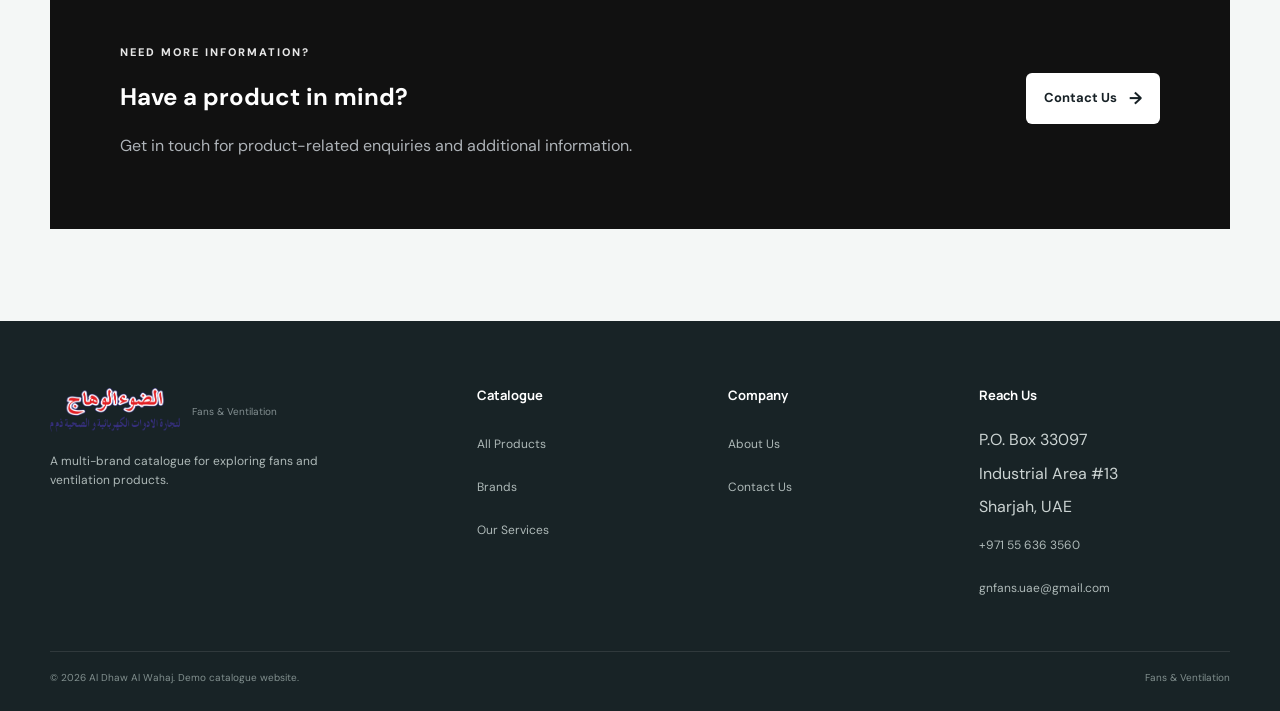
<file: pages/products.html>
<!DOCTYPE html>
<html lang="en">
<head>
  <meta charset="UTF-8">
  <meta name="viewport" content="width=device-width, initial-scale=1.0">

  <title>Products | Al Dhaw Al Wahaj</title>

  <link rel="preconnect" href="https://fonts.googleapis.com">
  <link rel="preconnect" href="https://fonts.gstatic.com" crossorigin>

  <link
    href="https://fonts.googleapis.com/css2?family=DM+Sans:wght@400;500;600;700&family=Manrope:wght@500;600;700;800&display=swap"
    rel="stylesheet"
  >

  <link rel="stylesheet" href="../css/style.css">
  <link rel="stylesheet" href="../css/responsive.css">
</head>

<body>

    <div class="topbar">

    <div class="container topbar-inner">

      <span>
        Multi-brand fan catalogue — Explore different brands in one place
      </span>

      <a href="tel:+971556363560">
        +971 55 636 3560
      </a>

    </div>

  </div>


  <header class="site-header">

    <div class="container nav-container">

      <a href="../index.html" class="brand-logo">

        <img
          class="company-logo-image"
          src="../assets/Logos/Logo Al Dhaw.png"
          alt="Al Dhaw Al Wahaj"
        >

      </a>


      <nav class="main-nav">

        <a href="../index.html">Home</a>
        <a href="products.html" class="active">Products</a>
        <a href="brands.html">Brands</a>
        <a href="services.html">Our Services</a>
        <a href="about.html">About Us</a>
        <a href="contact.html">Contact Us</a>

      </nav>


      <a href="contact.html" class="nav-cta">
        Contact Us
        <span>→</span>
      </a>


      <button class="mobile-menu-button" id="mobileMenuButton">
        ☰
      </button>

    </div>


    <div class="mobile-nav" id="mobileNav">

      <a href="../index.html">Home</a>
      <a href="products.html">Products</a>
      <a href="brands.html">Brands</a>
      <a href="services.html">Our Services</a>
      <a href="about.html">About Us</a>
      <a href="contact.html">Contact Us</a>

    </div>

  </header>


  <main>

    <section class="products-page-hero">

      <div class="container">

        <div class="product-page-hero-content">

          <span class="eyebrow">
            Product Catalogue
          </span>

          <h1>
            Explore our
            <span>fan collection.</span>
          </h1>

          <p>
            Browse fans from multiple brands and categories.
            Use the filters to quickly find the products you want
            to explore.
          </p>

        </div>

      </div>

    </section>


    <section class="products-catalogue section-padding">

      <div class="container">

        <div class="products-layout">
          <div class="products-main">

            <div class="products-toolbar">

              <div>
                <span class="products-count" id="productsCount">
                  0 products
                </span>

                <p id="filterStatus">
                  Showing all products
                </p>
              </div>

              <select id="sortProducts">

                <option value="default">
                  Sort: Default
                </option>

                <option value="name-asc">
                  Name: A-Z
                </option>

                <option value="name-desc">
                  Name: Z-A
                </option>

                <option value="brand">
                  Brand
                </option>

              </select>

            </div>


            <div
              class="catalogue-grid"
              id="productsGrid"
            ></div>


            <div
              class="no-products"
              id="noProducts"
            >

              <span>—</span>

              <h3>No products found</h3>

              <p>
                Try changing your search or filter selections.
              </p>

              <button
                class="btn btn-dark"
                id="resetProducts"
              >
                Reset filters
              </button>

            </div>

          </div>

        </div>

      </div>

    </section>


    <section class="products-catalogue-cta section-padding">

      <div class="container">

        <div class="products-cta-box">

          <div>

            <span class="eyebrow light-eyebrow">
              Need more information?
            </span>

            <h2>
              Have a product
              <span>in mind?</span>
            </h2>

            <p>
              Get in touch for product-related enquiries and
              additional information.
            </p>

          </div>

          <a href="contact.html" class="btn btn-light">
            Contact Us
            <span>→</span>
          </a>

        </div>

      </div>

    </section>

  </main>


  <footer class="site-footer">

    <div class="container">

      <div class="footer-grid">

        <div class="footer-brand">

          <a href="../index.html" class="brand-logo footer-logo">
            <img
              class="company-logo-image company-logo-arabic"
              src="../assets/Logos/Logo Al Dhaw Arabic.png"
              alt="Al Dhaw Al Wahaj"
            >

            <span class="brand-logo-text">
              <small>Fans &amp; Ventilation</small>
            </span>

          </a>

          <p>
            A multi-brand catalogue for exploring fans and ventilation
            products.
          </p>

        </div>


        <div class="footer-column">

          <h4>Catalogue</h4>

          <a href="products.html">All Products</a>
          <a href="brands.html">Brands</a>
          <a href="services.html">Our Services</a>

        </div>


        <div class="footer-column">

          <h4>Company</h4>

          <a href="about.html">About Us</a>
          <a href="contact.html">Contact Us</a>

        </div>


        <div class="footer-column">

          <h4>Reach Us</h4>

          <span>P.O. Box 33097</span>
          <span>Industrial Area #13</span>
          <span>Sharjah, UAE</span>
          <a href="tel:+971556363560">+971 55 636 3560</a>
          <a href="mailto:gnfans.uae@gmail.com">gnfans.uae@gmail.com</a>

        </div>

      </div>


      <div class="footer-bottom">

        <span>
          © 2026 Al Dhaw Al Wahaj. Demo catalogue website.
        </span>

        <span>
          Fans & Ventilation
        </span>

      </div>

    </div>

  </footer>


  <script src="../js/navigation.js"></script>
<script src="../js/products-data.js"></script>
<script src="../js/products.js"></script>

</body>
</html>
</file>
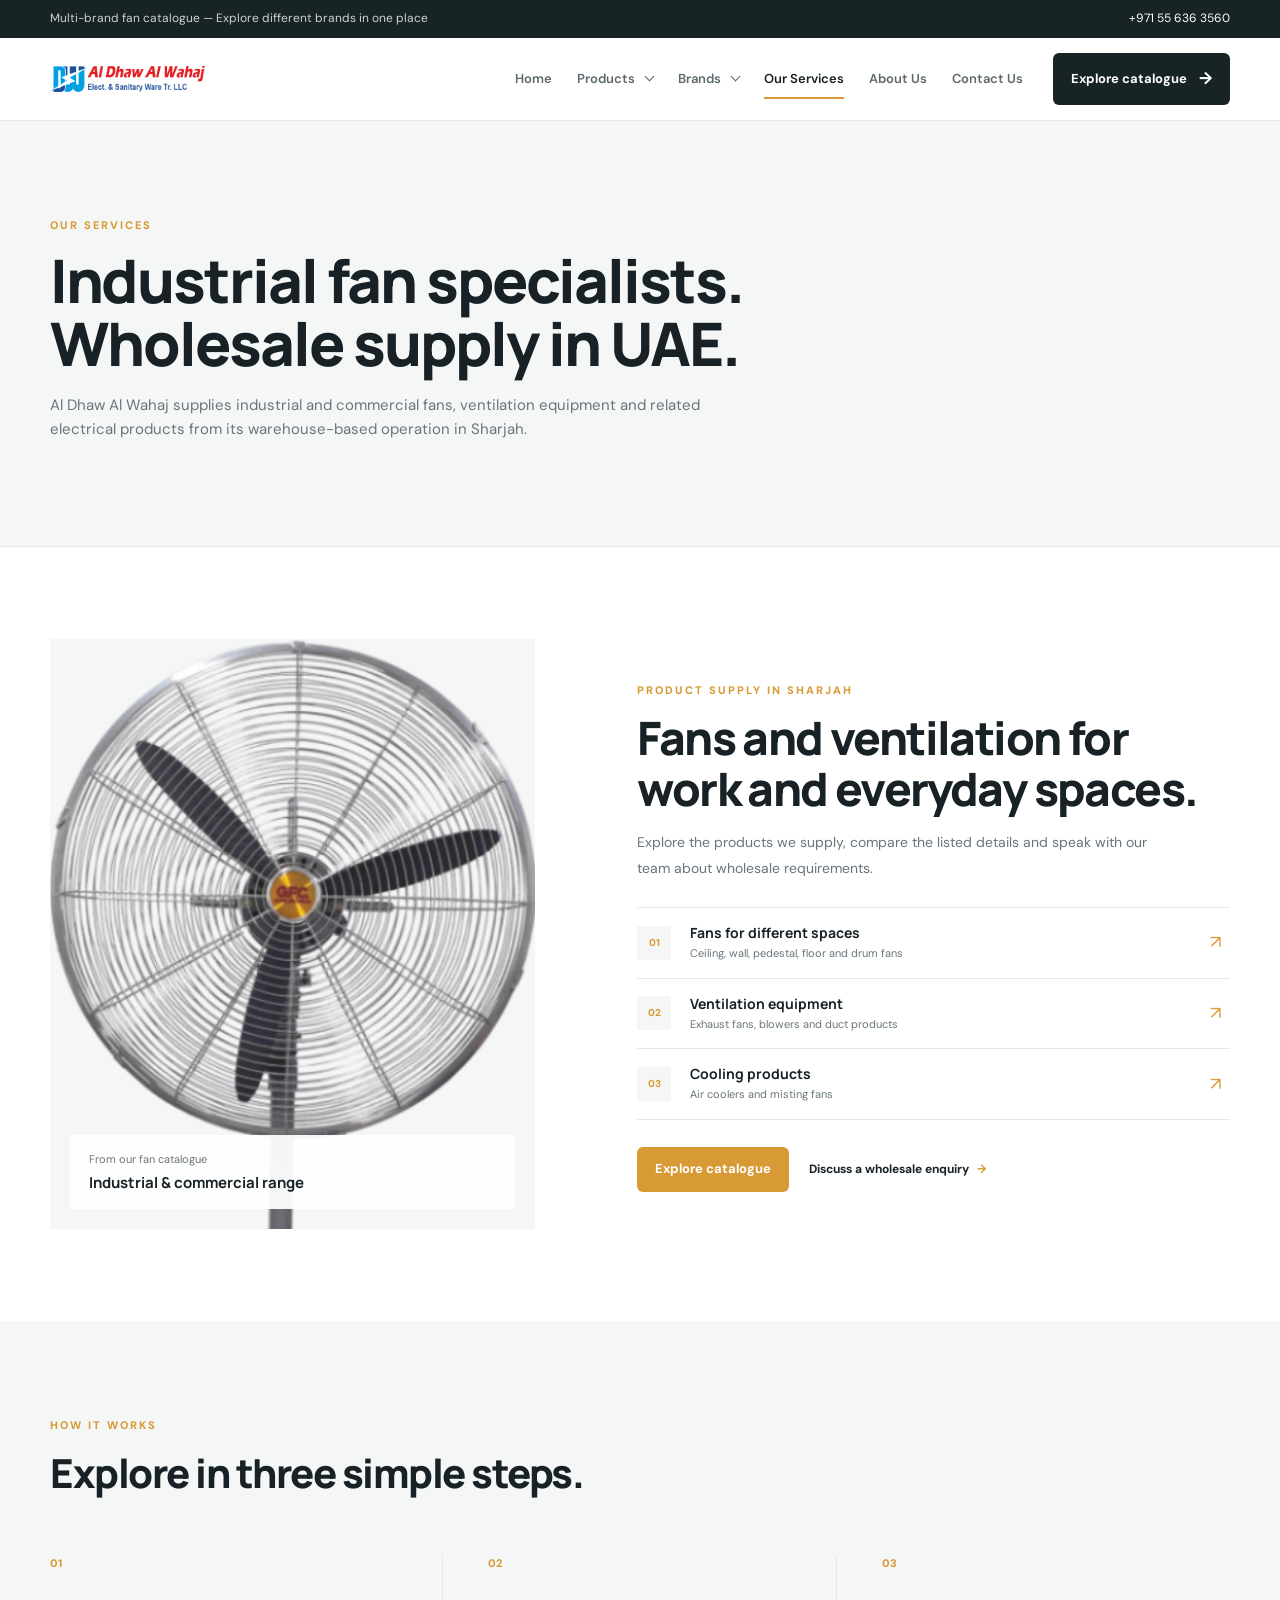
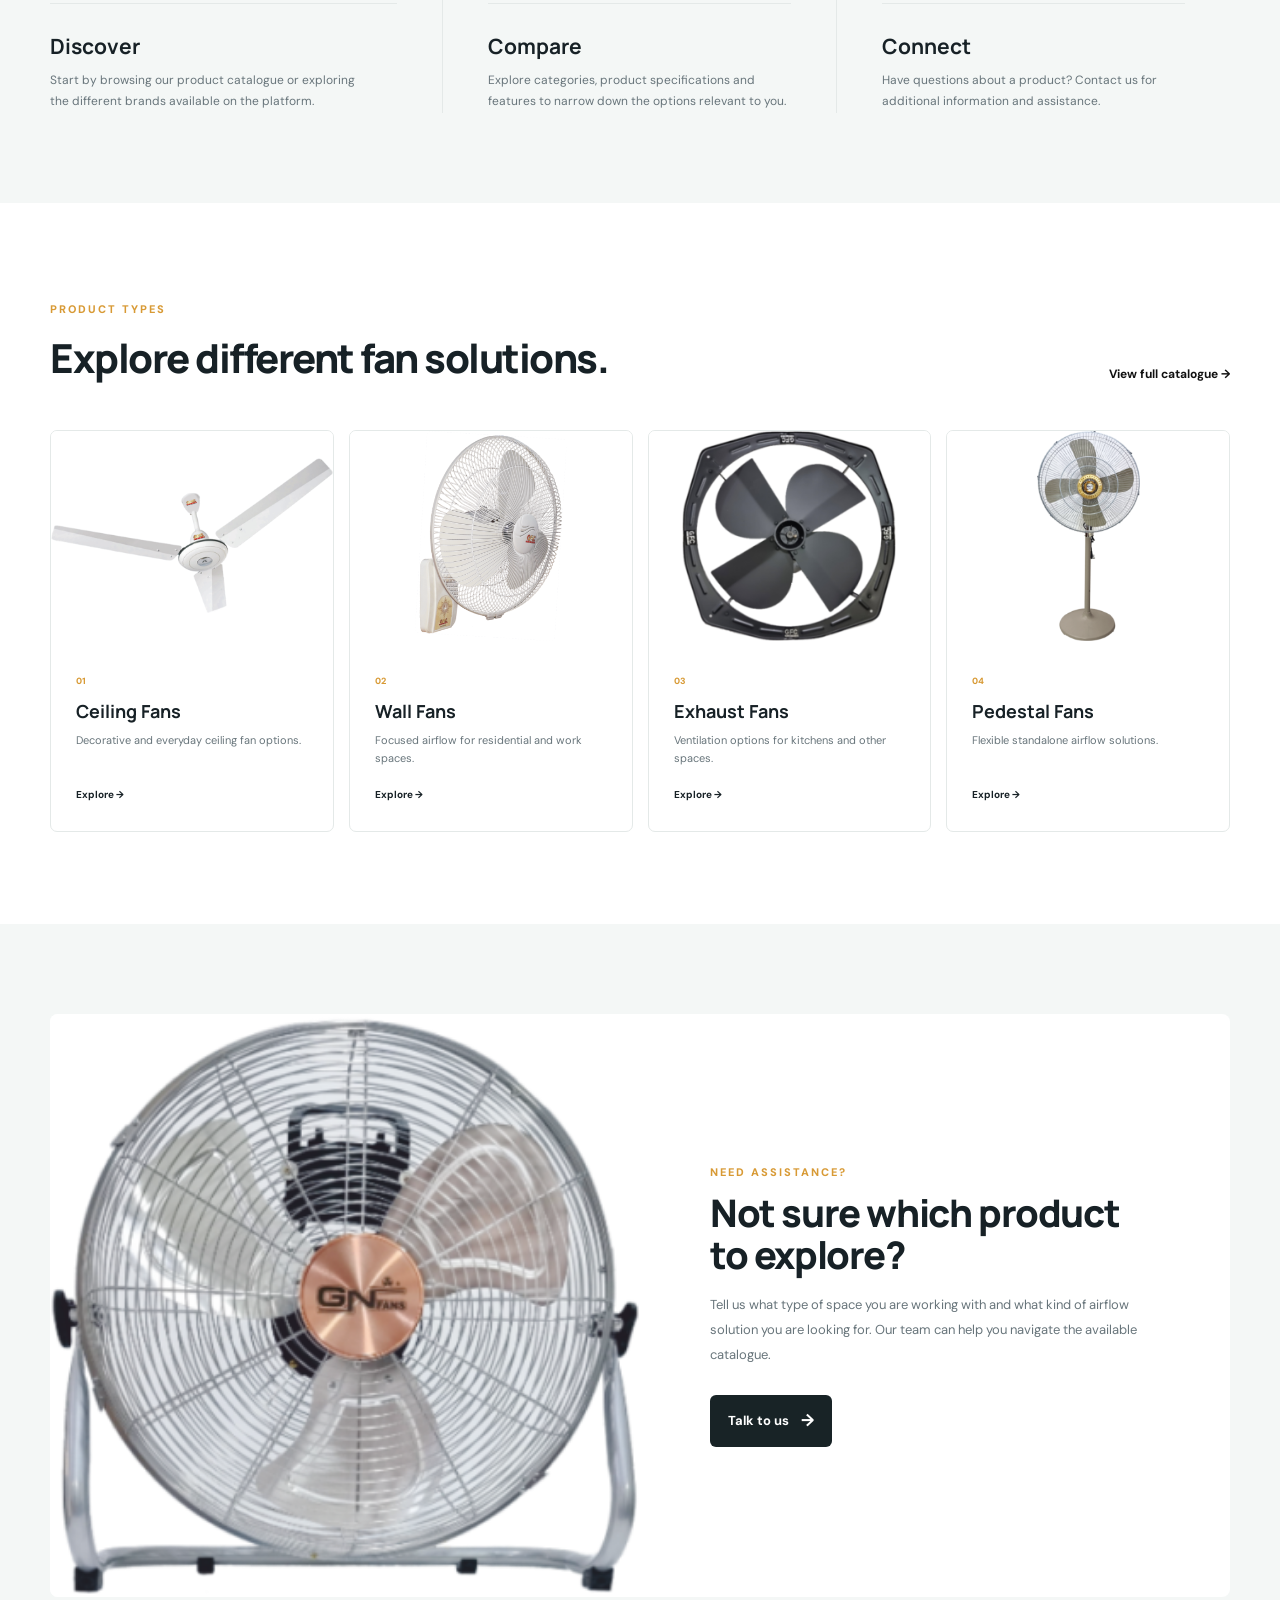
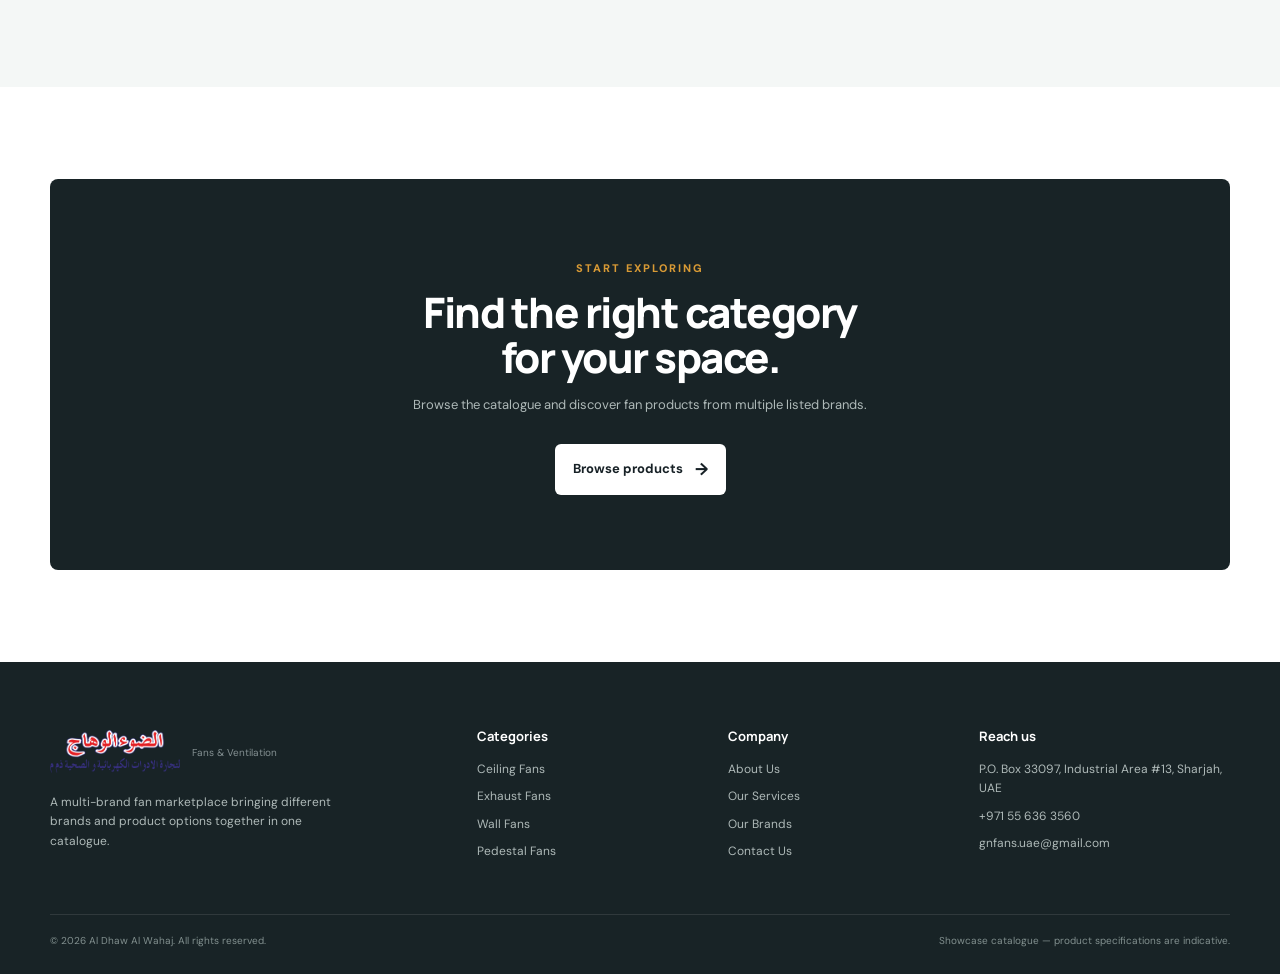
<file: pages/services.html>
<!DOCTYPE html>
<html lang="en">
<head>
  <meta charset="UTF-8">
  <meta name="viewport" content="width=device-width, initial-scale=1.0">

  <title>Our Services | Al Dhaw Al Wahaj</title>

  <link rel="preconnect" href="https://fonts.googleapis.com">
  <link rel="preconnect" href="https://fonts.gstatic.com" crossorigin>

  <link
    href="https://fonts.googleapis.com/css2?family=DM+Sans:wght@400;500;600;700&family=Manrope:wght@500;600;700;800&display=swap"
    rel="stylesheet"
  >

  <link rel="stylesheet" href="../css/style.css">
  <link rel="stylesheet" href="../css/responsive.css">
</head>

<body>

  <div class="topbar">

    <div class="container topbar-inner">

      <span>
        Multi-brand fan catalogue — Explore different brands in one place
      </span>

      <a href="contact.html">
        +971 55 636 3560
      </a>

    </div>

  </div>


  <header class="header">

    <div class="container nav-wrap">

      <a class="logo" href="../index.html">

        <img
          class="company-logo-image"
          src="../assets/Logos/Logo Al Dhaw.png"
          alt="Al Dhaw Al Wahaj"
        >

      </a>


      <button class="menu-toggle" aria-label="Open menu">
        <span></span>
        <span></span>
        <span></span>
      </button>


      <nav class="nav">

        <a href="../index.html">
          Home
        </a>

        <a href="products.html">
          Products
        </a>

        <a href="brands.html">
          Brands
        </a>

        <a class="active" href="services.html">
          Our Services
        </a>

        <a href="about.html">
          About Us
        </a>

        <a href="contact.html">
          Contact Us
        </a>

      </nav>


      <a class="nav-cta" href="products.html">
        Explore catalogue <span>→</span>
      </a>

    </div>

  </header>


  <main>

    <!-- Hero -->

    <section class="page-hero services-page-hero">

      <div class="container">

        <span class="eyebrow">
          OUR SERVICES
        </span>

        <h1>
          Industrial fan specialists.<br>
          Wholesale supply in UAE.
        </h1>

        <p>
          Al Dhaw Al Wahaj supplies industrial and commercial fans,
          ventilation equipment and related electrical products from
          its warehouse-based operation in Sharjah.
        </p>

      </div>

    </section>


    <!-- Product Supply -->

    <section class="section services-main">

      <div class="container">

        <div class="service-overview">

          <div class="service-overview-image">

            <img
              src="../assets/Fans/GFC/Pedestal/GFC Pedestal Industrial.png"
              alt="GFC industrial pedestal fan"
            >

            <div class="service-image-caption">
              <span>From our fan catalogue</span>
              <strong>Industrial &amp; commercial range</strong>
            </div>

          </div>

          <div class="service-overview-content">

            <span class="eyebrow">PRODUCT SUPPLY IN SHARJAH</span>

            <h2>Fans and ventilation for work and everyday spaces.</h2>

            <p class="service-overview-intro">
              Explore the products we supply, compare the listed details
              and speak with our team about wholesale requirements.
            </p>

            <div class="service-range-list">

              <a href="products.html" class="service-range-item">
                <span class="service-range-icon" aria-hidden="true">01</span>
                <span>
                  <strong>Fans for different spaces</strong>
                  <small>Ceiling, wall, pedestal, floor and drum fans</small>
                </span>
                <span class="service-range-arrow" aria-hidden="true">↗</span>
              </a>

              <a href="products.html" class="service-range-item">
                <span class="service-range-icon" aria-hidden="true">02</span>
                <span>
                  <strong>Ventilation equipment</strong>
                  <small>Exhaust fans, blowers and duct products</small>
                </span>
                <span class="service-range-arrow" aria-hidden="true">↗</span>
              </a>

              <a href="products.html" class="service-range-item">
                <span class="service-range-icon" aria-hidden="true">03</span>
                <span>
                  <strong>Cooling products</strong>
                  <small>Air coolers and misting fans</small>
                </span>
                <span class="service-range-arrow" aria-hidden="true">↗</span>
              </a>

            </div>

            <div class="service-overview-actions">
              <a href="products.html" class="btn btn-primary">Explore catalogue</a>
              <a href="contact.html" class="service-contact-link">Discuss a wholesale enquiry <span>→</span></a>
            </div>

          </div>

        </div>
      </div>

    </section>


    <!-- Service Process -->

    <section class="services-process">

      <div class="container">

        <div class="services-process-header">

          <span class="eyebrow">
            HOW IT WORKS
          </span>

          <h2>
            Explore in three simple steps.
          </h2>

        </div>


        <div class="process-grid">

          <div class="process-item">

            <div class="process-number">
              01
            </div>

            <div class="process-line"></div>

            <h3>
              Discover
            </h3>

            <p>
              Start by browsing our product catalogue or exploring
              the different brands available on the platform.
            </p>

          </div>


          <div class="process-item">

            <div class="process-number">
              02
            </div>

            <div class="process-line"></div>

            <h3>
              Compare
            </h3>

            <p>
              Explore categories, product specifications and
              features to narrow down the options relevant to you.
            </p>

          </div>


          <div class="process-item">

            <div class="process-number">
              03
            </div>

            <div class="process-line"></div>

            <h3>
              Connect
            </h3>

            <p>
              Have questions about a product? Contact us for
              additional information and assistance.
            </p>

          </div>

        </div>

      </div>

    </section>


    <!-- Product Categories -->

    <section class="section service-categories">

      <div class="container">

        <div class="section-heading-row">

          <div>

            <span class="eyebrow">
              PRODUCT TYPES
            </span>

            <h2>
              Explore different fan solutions.
            </h2>

          </div>

          <a href="products.html" class="text-link">
            View full catalogue →
          </a>

        </div>


        <div class="service-category-grid">

          <a
            href="products.html?category=ceiling"
            class="service-category"
          >

            <div class="service-category-image">

              <img
                src="../assets/Fans/GFC/Ceiling/GFC Ceiling Awami.png"
                alt="Ceiling fan"
              >

            </div>

            <div class="service-category-content">

              <span>
                01
              </span>

              <h3>
                Ceiling Fans
              </h3>

              <p>
                Decorative and everyday ceiling fan options.
              </p>

              <strong>
                Explore →
              </strong>

            </div>

          </a>


          <a
            href="products.html?category=wall"
            class="service-category"
          >

            <div class="service-category-image">

              <img
                src="../assets/Fans/GFC/Wall/GFC Wall.png"
                alt="GFC wall fan"
              >

            </div>

            <div class="service-category-content">

              <span>
                02
              </span>

              <h3>
                Wall Fans
              </h3>

              <p>
                Focused airflow for residential and work spaces.
              </p>

              <strong>
                Explore →
              </strong>

            </div>

          </a>


          <a
            href="products.html?category=exhaust"
            class="service-category"
          >

            <div class="service-category-image">

              <img
                src="../assets/Fans/GFC/Exhaust/GFC Exhaust Metal.png"
                alt="GFC metal exhaust fan"
              >

            </div>

            <div class="service-category-content">

              <span>
                03
              </span>

              <h3>
                Exhaust Fans
              </h3>

              <p>
                Ventilation options for kitchens and other spaces.
              </p>

              <strong>
                Explore →
              </strong>

            </div>

          </a>


          <a
            href="products.html?category=pedestal"
            class="service-category"
          >

            <div class="service-category-image">

              <img
                src="../assets/Fans/GN/Pedestal/GN Pedestal.png"
                alt="GN pedestal fan"
              >

            </div>

            <div class="service-category-content">

              <span>
                04
              </span>

              <h3>
                Pedestal Fans
              </h3>

              <p>
                Flexible standalone airflow solutions.
              </p>

              <strong>
                Explore →
              </strong>

            </div>

          </a>

        </div>

      </div>

    </section>


    <!-- Support Section -->

    <section class="services-support">

      <div class="container">

        <div class="services-support-box">

          <div class="services-support-image">

            <img
              src="../assets/Fans/GN/GN Floor.png"
              alt="GN floor fan"
            >

          </div>


          <div class="services-support-content">

            <span class="eyebrow">
              NEED ASSISTANCE?
            </span>

            <h2>
              Not sure which product to explore?
            </h2>

            <p>
              Tell us what type of space you are working with and
              what kind of airflow solution you are looking for.
              Our team can help you navigate the available
              catalogue.
            </p>

            <a
              href="contact.html"
              class="btn btn-dark"
            >
              Talk to us <span>→</span>
            </a>

          </div>

        </div>

      </div>

    </section>


    <!-- Final CTA -->

    <section class="section services-final">

      <div class="container">

        <div class="services-final-box">

          <span class="eyebrow">
            START EXPLORING
          </span>

          <h2>
            Find the right category<br>
            for your space.
          </h2>

          <p>
            Browse the catalogue and discover fan products from
            multiple listed brands.
          </p>

          <a
            href="products.html"
            class="btn btn-light"
          >
            Browse products <span>→</span>
          </a>

        </div>

      </div>

    </section>

  </main>


  <footer class="footer">

    <div class="container footer-grid">

      <div>

        <a
          class="logo footer-logo"
          href="../index.html"
        >

          <img
            class="company-logo-image company-logo-arabic"
            src="../assets/Logos/Logo Al Dhaw Arabic.png"
            alt="Al Dhaw Al Wahaj"
          >

          <span>
            <small>Fans &amp; Ventilation</small>
          </span>

        </a>

        <p>
          A multi-brand fan marketplace bringing different brands
          and product options together in one catalogue.
        </p>

      </div>


      <div>

        <h4>
          Categories
        </h4>

        <a href="products.html?category=ceiling">
          Ceiling Fans
        </a>

        <a href="products.html?category=exhaust">
          Exhaust Fans
        </a>

        <a href="products.html?category=wall">
          Wall Fans
        </a>

        <a href="products.html?category=pedestal">
          Pedestal Fans
        </a>

      </div>


      <div>

        <h4>
          Company
        </h4>

        <a href="about.html">
          About Us
        </a>

        <a href="services.html">
          Our Services
        </a>

        <a href="brands.html">
          Our Brands
        </a>

        <a href="contact.html">
          Contact Us
        </a>

      </div>


      <div>

        <h4>
          Reach us
        </h4>

        <p>
          P.O. Box 33097, Industrial Area #13,
          Sharjah, UAE
        </p>

        <a href="tel:+971556363560">
          +971 55 636 3560
        </a>

        <a href="mailto:gnfans.uae@gmail.com">
          gnfans.uae@gmail.com
        </a>

      </div>

    </div>


    <div class="container footer-bottom">

      <span>
        © 2026 Al Dhaw Al Wahaj. All rights reserved.
      </span>

      <span>
        Showcase catalogue — product specifications are indicative.
      </span>

    </div>

  </footer>


  <script src="../js/navigation.js"></script>

</body>
</html>
</file>
<file: css/style.css>
/* =================================================================
   RESET
   ================================================================= */
* { box-sizing: border-box; margin: 0; padding: 0; }

:root {
  --ink: #172126;
  --muted: #68757b;
  --line: #e4e9e8;
  --soft: #f4f7f6;
  --accent: #d89a35;
  --dark: #182326;
  --white: #fff;
}

html { scroll-behavior: smooth; }

body {
  font-family: 'DM Sans', sans-serif;
  color: var(--ink);
  background: #fff;
  line-height: 1.6;
}

a { text-decoration: none; color: inherit; }
img { display: block; width: 100%; object-fit: contain; max-width: 100%; height: auto; }
button { font: inherit; }

.container {
  width: min(1180px, calc(100% - 48px));
  margin: auto;
}

/* =================================================================
   TOP BAR
   ================================================================= */
.topbar { background: var(--dark); color: #cbd3d2; font-size: 12px; }
.topbar-inner { height: 38px; display: flex; justify-content: space-between; align-items: center; }
.topbar a { color: #fff; }

/* =================================================================
   HEADER / NAV
   ================================================================= */
.site-header,
.header {
  background: #fff;
  border-bottom: 1px solid var(--line);
  position: sticky;
  top: 0;
  z-index: 50;
}

.nav-container,
.nav-wrap {
  min-height: 82px;
  display: flex;
  align-items: center;
  gap: 30px;
}

.brand-logo,
.logo {
  display: flex;
  align-items: center;
  gap: 12px;
  min-width: 220px;
}

.company-logo-image {
  flex: 0 0 130px;
  width: 130px;
  height: 42px;
  object-fit: contain;
}

.site-header .company-logo-image,
.header .company-logo-image {
  flex-basis: 155px;
  width: 155px;
  height: 52px;
}

.company-logo-arabic { height: 48px; }

.brand-mark,
.logo-mark {
  width: 42px;
  height: 42px;
  border-radius: 10px;
  background: var(--dark);
  color: #fff;
  display: grid;
  place-items: center;
  font-family: Manrope, sans-serif;
  font-weight: 800;
  font-size: 13px;
}

.brand-logo-text,
.logo > span:last-child {
  display: flex;
  flex-direction: column;
  line-height: 1.15;
}

.brand-logo-text strong,
.logo strong {
  display: block;
  font-family: Manrope, sans-serif;
  font-size: 15px;
  line-height: 1.1;
}

.brand-logo-text small,
.logo small {
  display: block;
  color: #849092;
  font-size: 10px;
  margin-top: 3px;
}

.main-nav,
.nav {
  display: flex;
  align-items: center;
  gap: 25px;
  margin-left: auto;
}

.main-nav a,
.nav a {
  font-size: 13px;
  color: #5d686d;
  font-weight: 600;
  position: relative;
  padding: 29px 0;
}

.main-nav a:hover,
.main-nav a.active,
.nav a:hover,
.nav a.active { color: var(--ink); }

.main-nav a.active::after,
.nav a.active::after {
  content: "";
  position: absolute;
  bottom: 19px;
  left: 0;
  width: 100%;
  height: 2px;
  background: var(--accent);
}

.nav-cta,
.btn {
  display: inline-flex;
  align-items: center;
  justify-content: center;
  gap: 12px;
  font-size: 13px;
  font-weight: 700;
  padding: 12px 18px;
  border-radius: 6px;
}

.nav-cta { background: var(--dark); color: #fff; }
.nav-cta span,
.btn span { font-size: 17px; }

.menu-toggle,
.mobile-menu-button {
  display: none;
  border: 0;
  background: none;
  cursor: pointer;
}

.mobile-nav { display: none; }
.mobile-nav.show { display: flex; flex-direction: column; }
.nav.open { display: flex; }

.main-nav a.mega-menu-link::after,
.nav a.mega-menu-link::after {
  content: "";
  position: static;
  display: inline-block;
  width: 6px;
  height: 6px;
  margin: 0 0 3px 8px;
  border: 0;
  border-right: 1.5px solid currentColor;
  border-bottom: 1.5px solid currentColor;
  background: transparent;
  transform: rotate(45deg);
  transition: transform .2s ease;
}

.main-nav a.mega-menu-link[aria-expanded="true"]::after,
.nav a.mega-menu-link[aria-expanded="true"]::after {
  transform: rotate(225deg);
  margin-bottom: -1px;
}

.mega-menu-panel {
  position: absolute;
  top: 100%;
  left: 0;
  z-index: 60;
  display: none;
  width: 100%;
  background: #fff;
  border-top: 1px solid var(--line);
  border-bottom: 1px solid var(--line);
  box-shadow: 0 16px 28px rgba(15, 28, 31, .12);
}

.mega-menu-panel.is-open { display: block; }
.mega-menu-content { padding: 32px 0 36px; }

.mega-menu-intro {
  padding-right: 35px;
  border-right: 1px solid var(--line);
}

.mega-menu-intro span {
  display: block;
  color: var(--accent);
  font-size: 10px;
  font-weight: 800;
  letter-spacing: 1.5px;
}

.mega-menu-intro p {
  margin: 9px 0 16px;
  color: var(--muted);
  font-size: 13px;
  line-height: 1.6;
}

.mega-menu-intro a {
  display: inline-flex;
  align-items: center;
  gap: 8px;
  color: var(--ink);
  font-size: 12px;
  font-weight: 800;
}

.mega-menu-intro a:hover { color: var(--accent); }
.mega-menu-intro b { font-size: 17px; font-weight: 500; }

.mega-menu-groups {
  display: grid;
  grid-template-columns: repeat(auto-fit, minmax(160px, 1fr));
  gap: 26px;
}

.mega-menu-group h2 {
  margin-bottom: 10px;
  color: var(--ink);
  font: 700 15px Manrope, sans-serif;
}

.mega-menu-group a {
  display: block;
  padding: 4px 0;
  color: var(--muted);
  font-size: 13px;
  line-height: 1.45;
}

.mega-menu-group a:hover { color: var(--accent); }

.mega-menu-panel--brands {
  left: 50%;
  width: min(620px, calc(100% - 48px));
  transform: translateX(-50%);
  border: 1px solid var(--line);
  border-radius: 0 0 10px 10px;
}

.mega-menu-panel--brands .mega-menu-content { padding: 24px 30px; }
.mega-menu-panel--brands .mega-menu-groups { display: block; }

.mega-menu-panel--brands .mega-menu-group {
  display: grid;
  grid-template-columns: repeat(3, minmax(140px, max-content));
  column-gap: 40px;
  row-gap: 5px;
}

.mega-menu-panel--brands .mega-menu-group h2 {
  grid-column: 1 / -1;
  margin-bottom: 5px;
}

.mega-menu-panel--brands .mega-menu-group a { padding: 3px 0; }

/* =================================================================
   LEGACY HERO (kept for other pages)
   ================================================================= */
.hero {
  height: 650px;
  position: relative;
  background: #172326;
  color: #fff;
  overflow: hidden;
}

.hero-slides,
.hero-slide { position: absolute; inset: 0; }

.hero-slide {
  opacity: 0;
  background-position: center;
  background-size: cover;
  transition: opacity .7s ease;
}

.hero-slide.active { opacity: 1; }

.hero-overlay {
  position: absolute;
  inset: 0;
  background: linear-gradient(90deg, rgba(9, 19, 22, .84), rgba(9, 19, 22, .32) 62%, rgba(9, 19, 22, .18));
}

.hero-content {
  position: relative;
  z-index: 2;
  height: 100%;
  display: flex;
  flex-direction: column;
  justify-content: center;
  max-width: 1180px;
}

.eyebrow {
  font-size: 11px;
  font-weight: 800;
  letter-spacing: 2px;
  color: var(--accent);
  text-transform: uppercase;
}

.light-eyebrow { color: #fff; opacity: .9; }

.hero h1 {
  font-family: Manrope, sans-serif;
  font-size: clamp(40px, 5.2vw, 67px);
  line-height: 1.04;
  max-width: 760px;
  margin: 18px 0 20px;
  letter-spacing: -2px;
}

.hero p { max-width: 610px; color: #d8dfde; font-size: 16px; }
.hero-actions { display: flex; gap: 12px; margin-top: 32px; }
.btn-primary { background: var(--accent); color: #fff; }
.btn-light { background: #fff; color: var(--ink); }

.hero-bottom {
  position: absolute;
  bottom: 32px;
  left: 0;
  right: 0;
  display: flex;
  align-items: center;
  justify-content: space-between;
  z-index: 4;
}

.hero-dots { display: flex; gap: 8px; }

.dot {
  width: 30px;
  height: 3px;
  background: rgba(255, 255, 255, .45);
  border: 0;
  cursor: pointer;
}

.dot.active { background: #fff; }
.hero-counter { font-size: 12px; color: #c8d0cf; }
.hero-counter span { color: #fff; font-weight: 700; }

/* =================================================================
   GENERIC SECTIONS
   ================================================================= */
.section,
.section-padding { padding: 92px 0; }

.stats { padding: 28px 0; border-bottom: 1px solid var(--line); }
.stats-grid { display: grid; grid-template-columns: repeat(4, 1fr); }
.stats-grid div { padding: 10px 30px; border-right: 1px solid var(--line); }
.stats-grid div:first-child { padding-left: 0; }
.stats-grid div:last-child { border: 0; }
.stats strong { display: block; font: 800 30px Manrope, sans-serif; }
.stats span { color: var(--muted); font-size: 12px; }

.section-heading {
  display: flex;
  justify-content: space-between;
  align-items: end;
  gap: 40px;
  margin-bottom: 42px;
}

.section-heading h2 {
  font: 800 clamp(30px, 4vw, 45px) Manrope, sans-serif;
  letter-spacing: -1.5px;
  line-height: 1.1;
  margin-top: 9px;
}

.section-heading p { max-width: 440px; color: var(--muted); font-size: 14px; }

/* =================================================================
   CATEGORY / PRODUCT / BRAND GENERIC CARDS
   ================================================================= */
.category-grid { display: grid; grid-template-columns: repeat(4, 1fr); gap: 18px; }
.category-card {
  min-height: 310px;
  position: relative;
  border-radius: 8px;
  overflow: hidden;
  background: #222;
}
.category-card img { height: 100%; position: absolute; inset: 0; transition: transform .5s; }
.category-card:hover img { transform: scale(1.05); }
.category-card:after {
  content: "";
  position: absolute;
  inset: 0;
  background: linear-gradient(transparent 30%, rgba(10, 18, 20, .82));
}
.category-content {
  position: absolute;
  bottom: 0;
  left: 0;
  right: 0;
  padding: 24px;
  z-index: 2;
  color: #fff;
}
.category-content span { font-size: 11px; color: #d4dbd9; }
.category-content h3 { font: 700 22px Manrope, sans-serif; margin: 4px 0 13px; }
.category-content b { font-size: 11px; color: #fff; }
.category-wide { grid-column: span 2; }

.help-banner {
  margin-top: 18px;
  background: var(--soft);
  padding: 30px 34px;
  display: flex;
  align-items: center;
  justify-content: space-between;
  gap: 30px;
  border-radius: 8px;
}
.help-banner h3 { font: 700 22px Manrope, sans-serif; margin: 6px 0; }
.help-banner p { color: var(--muted); font-size: 13px; }
.btn-dark { background: var(--dark); color: #fff; white-space: nowrap; }

.featured { background: var(--soft); }
.text-link { font-size: 12px; font-weight: 700; }
.product-grid { display: grid; grid-template-columns: repeat(3, 1fr); gap: 20px; }
.product-card {
  background: #fff;
  border: 1px solid var(--line);
  border-radius: 8px;
  overflow: hidden;
}
.product-image { height: 260px; background: #edf1f0; position: relative; display: block; }
.product-image img { height: 100%; object-fit: contain; }
.product-body { padding: 20px; }
.product-brand {
  font-size: 10px;
  color: var(--accent);
  font-weight: 800;
  letter-spacing: 1.3px;
  text-transform: uppercase;
}
.product-body h3 { font: 700 19px Manrope, sans-serif; margin: 7px 0; }
.product-body p { color: var(--muted); font-size: 12px; min-height: 38px; }
.specs {
  display: flex;
  gap: 15px;
  border-top: 1px solid var(--line);
  margin-top: 17px;
  padding-top: 14px;
  color: #68757b;
  font-size: 11px;
}
.product-link { display: block; margin-top: 17px; font-size: 12px; font-weight: 800; }

.trust { background: #fff; }
.trust-grid { display: grid; grid-template-columns: .85fr 1.15fr; gap: 90px; }
.trust-intro h2 { font: 800 43px Manrope, sans-serif; line-height: 1.08; margin: 10px 0 20px; }
.trust-intro p { color: var(--muted); font-size: 14px; max-width: 420px; }
.trust-items { display: grid; grid-template-columns: 1fr 1fr; gap: 0; }
.trust-items div { padding: 25px; border-top: 1px solid var(--line); }
.trust-items div:nth-child(odd) { border-right: 1px solid var(--line); }
.trust-items span { font-size: 10px; color: var(--accent); font-weight: 800; }
.trust-items h3 { font: 700 17px Manrope, sans-serif; margin: 7px 0; }
.trust-items p { font-size: 12px; color: var(--muted); }

.brands-strip { background: var(--soft); }
.center { display: block; text-align: center; }
.center h2 { margin-top: 9px; }
.brand-grid { display: grid; grid-template-columns: repeat(5, 1fr); gap: 14px; }
.brand {
  height: 105px;
  background: #fff;
  border: 1px solid var(--line);
  display: grid;
  place-content: center;
  text-align: center;
  font: 800 21px Manrope, sans-serif;
  letter-spacing: -.5px;
}
.brand span { display: block; font-size: 8px; letter-spacing: 2px; color: #9aa4a5; margin-top: -3px; }

/* =================================================================
   FOOTER
   ================================================================= */
.site-footer,
.footer {
  background: var(--dark);
  color: #cbd3d2;
  padding: 65px 0 25px;
}

.site-footer .footer-grid,
.footer-grid {
  display: grid;
  grid-template-columns: 1.5fr .8fr .8fr 1fr;
  gap: 50px;
}

.site-footer .footer-brand,
.footer-brand { color: #fff; }

.site-footer .footer-column,
.footer-column { display: flex; flex-direction: column; gap: 8px; }

.footer-logo { color: #fff; margin-bottom: 18px; }

.site-footer p,
.site-footer a,
.footer p,
.footer a { font-size: 12px; color: #aeb9b8; }

.site-footer .footer-grid > div > p,
.footer-grid > div > p { max-width: 290px; }

.site-footer h4,
.footer h4 { font: 700 13px Manrope, sans-serif; color: #fff; margin-bottom: 15px; }

.site-footer .footer-grid a:not(.footer-logo),
.footer-grid a:not(.footer-logo) { display: block; margin: 8px 0; }

.footer-bottom {
  border-top: 1px solid rgba(255, 255, 255, .1);
  margin-top: 45px;
  padding-top: 18px;
  display: flex;
  justify-content: space-between;
  font-size: 10px;
  color: #82908f;
}

/* =================================================================
   PRODUCTS PAGE
   ================================================================= */
.page-hero {
  background: var(--soft);
  padding: 90px 0;
  border-bottom: 1px solid var(--line);
}
.page-hero h1 {
  font: 800 clamp(40px, 5vw, 60px) Manrope, sans-serif;
  letter-spacing: -2px;
  line-height: 1.05;
  margin: 12px 0 18px;
}
.page-hero p { color: var(--muted); max-width: 650px; font-size: 15px; }
.products-section { padding: 75px 0 100px; }
.catalogue-layout { display: grid; grid-template-columns: 220px 1fr; gap: 55px; }
.filters { border-right: 1px solid var(--line); padding-right: 28px; }
.filter-header {
  display: flex;
  justify-content: space-between;
  align-items: center;
  margin-bottom: 30px;
}
.filter-header button {
  border: 0;
  background: none;
  color: var(--muted);
  font-size: 10px;
  cursor: pointer;
  text-decoration: underline;
}
.filter-group { border-top: 1px solid var(--line); padding: 24px 0; }
.filter-group h3 { font: 700 13px Manrope, sans-serif; margin-bottom: 17px; }
.filter-option {
  display: flex;
  align-items: center;
  gap: 10px;
  margin: 12px 0;
  color: var(--muted);
  font-size: 12px;
  cursor: pointer;
}
.filter-option input { accent-color: var(--dark); width: 14px; height: 14px; }
.catalogue-toolbar {
  display: flex;
  justify-content: space-between;
  align-items: center;
  gap: 25px;
  margin-bottom: 30px;
  padding-bottom: 20px;
  border-bottom: 1px solid var(--line);
}
.catalogue-toolbar strong { font: 700 14px Manrope, sans-serif; }
.catalogue-toolbar > div:first-child span {
  color: var(--muted);
  font-size: 12px;
  margin-left: 5px;
}
.catalogue-search { width: 250px; position: relative; }
.catalogue-search input {
  width: 100%;
  height: 43px;
  border: 1px solid var(--line);
  border-radius: 5px;
  outline: none;
  padding: 0 40px 0 14px;
  font: 12px "DM Sans", sans-serif;
  color: var(--ink);
}
.catalogue-search input:focus { border-color: #9aa5a3; }
.catalogue-search span {
  position: absolute;
  right: 14px;
  top: 8px;
  color: var(--muted);
  font-size: 20px;
}
.catalogue-grid { display: grid; grid-template-columns: repeat(2, 1fr); gap: 20px; }
.catalogue-grid .product-card { height: 100%; }
.product-category {
  position: absolute;
  top: 15px;
  left: 15px;
  background: rgba(255, 255, 255, .94);
  color: var(--ink);
  padding: 6px 9px;
  border-radius: 3px;
  font-size: 9px;
  font-weight: 700;
  text-transform: uppercase;
  letter-spacing: .7px;
}
.product-body h3 a:hover { color: #9b681d; }
.empty-products {
  display: none;
  padding: 80px 20px;
  text-align: center;
}
.empty-products.show { display: block; }
.empty-products h3 { font: 700 23px Manrope, sans-serif; }
.empty-products p { color: var(--muted); font-size: 13px; margin: 7px 0 20px; }

/* =================================================================
   PRODUCT DETAILS
   ================================================================= */
.product-breadcrumb { border-bottom: 1px solid var(--line); padding: 18px 0; background: #fff; }
.product-breadcrumb .container {
  display: flex;
  align-items: center;
  gap: 9px;
  font-size: 11px;
  color: var(--muted);
}
.product-breadcrumb a:hover { color: var(--ink); }
.product-breadcrumb strong { color: var(--ink); font-weight: 600; }

.product-detail-section { padding: 70px 0 95px; background: #fff; }
.product-detail-grid {
  display: grid;
  grid-template-columns: 1fr .9fr;
  gap: 80px;
  align-items: start;
}
.product-gallery { min-width: 0; }
.main-product-image {
  height: 550px;
  background: var(--soft);
  border-radius: 8px;
  overflow: hidden;
}
.main-product-image img { height: 100%; object-fit: contain; }
.product-thumbnails { display: flex; gap: 12px; margin-top: 14px; }
.product-thumbnail {
  width: 90px;
  height: 75px;
  padding: 0;
  border: 1px solid var(--line);
  background: var(--soft);
  border-radius: 4px;
  overflow: hidden;
  cursor: pointer;
}
.product-thumbnail.active { border: 2px solid var(--dark); }
.product-thumbnail img { width: 100%; height: 100%; object-fit: contain; }

.product-information { padding-top: 10px; }
.detail-category { display: inline-block; color: var(--muted); font-size: 11px; margin: 9px 0; }
.product-information h1 {
  font: 800 clamp(36px, 4vw, 53px) Manrope, sans-serif;
  letter-spacing: -1.8px;
  line-height: 1.06;
  margin-bottom: 20px;
}
.detail-description { color: var(--muted); font-size: 14px; max-width: 550px; line-height: 1.8; }
.detail-highlight {
  display: grid;
  grid-template-columns: repeat(3, 1fr);
  border-top: 1px solid var(--line);
  border-bottom: 1px solid var(--line);
  margin: 30px 0;
}
.detail-highlight div { padding: 18px 12px; border-right: 1px solid var(--line); }
.detail-highlight div:last-child { border-right: 0; }
.detail-highlight span {
  display: block;
  font-size: 9px;
  color: var(--muted);
  letter-spacing: 1px;
  margin-bottom: 4px;
}
.detail-highlight strong { font: 700 14px Manrope, sans-serif; }
.detail-actions { display: flex; align-items: center; gap: 20px; }
.detail-back { color: var(--muted); font-size: 12px; font-weight: 600; }
.detail-back:hover { color: var(--ink); }
.product-note {
  margin-top: 35px;
  padding: 20px;
  background: var(--soft);
  border-left: 3px solid var(--accent);
}
.product-note strong { font: 700 13px Manrope, sans-serif; }
.product-note p { color: var(--muted); font-size: 11px; margin-top: 5px; }

.specification-section { padding: 85px 0; background: var(--soft); }
.specification-table {
  display: grid;
  grid-template-columns: repeat(3, 1fr);
  background: #fff;
  border: 1px solid var(--line);
}
.specification-table div {
  min-height: 100px;
  padding: 22px;
  border-right: 1px solid var(--line);
  border-bottom: 1px solid var(--line);
}
.specification-table div:nth-child(3n) { border-right: 0; }
.specification-table span {
  display: block;
  font-size: 10px;
  color: var(--muted);
  text-transform: uppercase;
  letter-spacing: .8px;
  margin-bottom: 7px;
}
.specification-table strong { font: 600 14px Manrope, sans-serif; }

.features-section { padding: 85px 0; }
.feature-box { display: grid; grid-template-columns: .8fr 1.2fr; gap: 90px; }
.feature-box h2 {
  font: 800 38px Manrope, sans-serif;
  line-height: 1.1;
  letter-spacing: -1px;
  margin-top: 10px;
}
.feature-list > div {
  display: grid;
  grid-template-columns: 35px 1fr;
  gap: 15px;
  padding: 22px 0;
  border-top: 1px solid var(--line);
}
.feature-list > div:last-child { border-bottom: 1px solid var(--line); }
.feature-list span { color: var(--accent); font-size: 10px; font-weight: 800; }
.feature-list h3 { font: 700 16px Manrope, sans-serif; margin-bottom: 5px; }
.feature-list p { color: var(--muted); font-size: 12px; }

.related-products { padding: 85px 0; background: var(--soft); }
.product-loading {
  min-height: 500px;
  display: grid;
  place-items: center;
  color: var(--muted);
}
.not-found { padding: 120px 0; }
.not-found h1 { font: 800 48px Manrope, sans-serif; margin: 12px 0; }
.not-found p { color: var(--muted); margin-bottom: 25px; }

/* =================================================================
   BRANDS PAGE
   ================================================================= */
.brands-intro { background: #fff; }
.brands-intro-grid {
  display: grid;
  grid-template-columns: 1fr 1fr;
  gap: 100px;
  align-items: start;
}
.brands-intro h2 {
  font: 800 43px Manrope, sans-serif;
  line-height: 1.08;
  letter-spacing: -1.5px;
  margin-top: 10px;
  max-width: 440px;
}
.brands-intro-grid > div:last-child { padding-top: 10px; }
.brands-intro-grid p {
  color: var(--muted);
  font-size: 14px;
  margin-bottom: 18px;
  max-width: 520px;
}
.brand-showcase { background: var(--soft); padding: 20px 0 90px; }
.brand-list { display: flex; flex-direction: column; gap: 20px; }
.brand-detail-card {
  position: relative;
  min-height: 390px;
  background: #fff;
  border: 1px solid var(--line);
  border-radius: 8px;
  overflow: hidden;
  display: grid;
  grid-template-columns: 90px 170px 1fr 390px;
  align-items: stretch;
}
.brand-detail-card.reverse { grid-template-columns: 90px 390px 1fr 170px; }
.brand-detail-card.reverse .brand-detail-image { order: 4; }
.brand-detail-card.reverse .brand-detail-content { order: 3; }
.brand-detail-card.reverse .brand-detail-logo { order: 2; }
.brand-detail-card.reverse .brand-number { order: 1; }
.brand-number {
  border-right: 1px solid var(--line);
  display: flex;
  justify-content: center;
  align-items: flex-start;
  padding-top: 30px;
  color: var(--accent);
  font-size: 11px;
  font-weight: 800;
}
.brand-detail-logo {
  display: flex;
  flex-direction: column;
  align-items: center;
  justify-content: center;
  background: #f7f9f8;
  border-right: 1px solid var(--line);
  padding: 18px;
}
.brand-detail-logo img {
  width: 100%;
  max-height: 90px;
  object-fit: contain;
  background: #fff;
}
.brand-detail-content {
  padding: 55px 45px;
  display: flex;
  flex-direction: column;
  justify-content: center;
}
.brand-detail-content h2 {
  font: 800 30px Manrope, sans-serif;
  letter-spacing: -1px;
  margin: 7px 0 13px;
}
.brand-detail-content p {
  max-width: 450px;
  color: var(--muted);
  font-size: 13px;
  line-height: 1.8;
}
.brand-tags { display: flex; flex-wrap: wrap; gap: 7px; margin: 20px 0; }
.brand-tags span {
  padding: 6px 10px;
  border: 1px solid var(--line);
  border-radius: 3px;
  font-size: 9px;
  color: var(--muted);
  font-weight: 600;
}
.brand-detail-content .text-link { font-size: 11px; font-weight: 800; margin-top: 4px; }
.brand-detail-image { min-height: 390px; background: var(--soft); }
.brand-detail-image img {
  height: 100%;
  object-fit: contain;
  filter: saturate(.8);
  transition: transform .5s ease;
}
.brand-cta { background: #fff; }
.brand-cta-box {
  background: var(--dark);
  color: #fff;
  padding: 55px 65px;
  border-radius: 8px;
  display: flex;
  align-items: center;
  justify-content: space-between;
  gap: 40px;
}
.brand-cta-box h2 {
  font: 800 32px Manrope, sans-serif;
  letter-spacing: -1px;
  margin: 7px 0;
}
.brand-cta-box p { color: #aeb9b8; font-size: 13px; }
.brand-cta-box .btn-light { white-space: nowrap; }

/* =================================================================
   ABOUT PAGE
   ================================================================= */
.about-page-hero { padding-bottom: 105px; }
.about-page-hero p { max-width: 650px; }
.about-introduction { background: #fff; }
.about-intro-grid { display: grid; grid-template-columns: 1fr 1fr; gap: 100px; }
.about-intro-grid h2 {
  font: 800 43px Manrope, sans-serif;
  line-height: 1.08;
  letter-spacing: -1.5px;
  margin-top: 10px;
  max-width: 470px;
}
.about-intro-copy { padding-top: 7px; }
.about-intro-copy p {
  color: var(--muted);
  font-size: 14px;
  line-height: 1.9;
  max-width: 560px;
  margin-bottom: 20px;
}
.about-company-profile { background: var(--soft); }
.company-profile-heading { text-align: center; margin-bottom: 35px; }
.company-profile-heading h2 {
  font: 800 40px Manrope, sans-serif;
  letter-spacing: -1.5px;
  margin-top: 8px;
}
.company-profile-copy { max-width: 900px; margin: 0 auto; }
.company-profile-copy p {
  color: var(--muted);
  font-size: 14px;
  line-height: 1.9;
  margin-bottom: 20px;
}
.company-profile-copy .company-profile-motto {
  color: var(--ink);
  font-weight: 700;
  margin-bottom: 0;
}
.about-story { background: var(--soft); padding: 90px 0; }
.about-story-grid {
  display: grid;
  grid-template-columns: 1fr 1fr;
  gap: 85px;
  align-items: center;
}
.about-story-image {
  position: relative;
  height: 620px;
  overflow: hidden;
  border-radius: 8px;
}
.about-story-image img {
  width: 100%;
  height: 100%;
  object-fit: contain;
  background: #fff;
}
.about-image-label {
  position: absolute;
  left: 25px;
  right: 25px;
  bottom: 25px;
  padding: 18px 20px;
  background: rgba(18, 27, 26, .92);
  color: #fff;
  border-radius: 5px;
  display: flex;
  align-items: center;
  gap: 18px;
}
.about-image-label span { font-size: 10px; font-weight: 800; color: #a8c2bb; }
.about-image-label p { margin: 0; font-size: 12px; color: #d8dfdd; }
.about-story-content { max-width: 540px; }
.about-story-content h2 {
  font: 800 43px Manrope, sans-serif;
  line-height: 1.08;
  letter-spacing: -1.5px;
  margin: 10px 0 25px;
}
.about-story-content > p {
  color: var(--muted);
  font-size: 14px;
  line-height: 1.9;
  margin-bottom: 17px;
}
.about-points { margin-top: 35px; border-top: 1px solid var(--line); }
.about-point {
  display: grid;
  grid-template-columns: 40px 1fr;
  gap: 18px;
  padding: 20px 0;
  border-bottom: 1px solid var(--line);
}
.about-point-number {
  font-size: 10px;
  font-weight: 800;
  color: var(--accent);
  padding-top: 3px;
}
.about-point h3 { font: 700 15px Manrope, sans-serif; margin-bottom: 5px; }
.about-point p { color: var(--muted); font-size: 12px; line-height: 1.7; }

.about-categories { background: #fff; }
.section-heading-row {
  display: flex;
  justify-content: space-between;
  align-items: flex-end;
  gap: 30px;
  margin-bottom: 40px;
}
.section-heading-row h2 {
  font: 800 40px Manrope, sans-serif;
  letter-spacing: -1.5px;
  margin-top: 9px;
}
.about-category-grid { display: grid; grid-template-columns: 1fr 1fr; gap: 15px; }
.about-category-card {
  position: relative;
  min-height: 190px;
  border: 1px solid var(--line);
  border-radius: 7px;
  padding: 30px;
  display: flex;
  flex-direction: column;
  justify-content: space-between;
  transition: .3s ease;
  background: #fff;
}
.about-category-card:hover {
  border-color: #aebbb8;
  transform: translateY(-3px);
}
.category-number { font-size: 10px; font-weight: 800; color: var(--accent); }
.about-category-card h3 { font: 700 20px Manrope, sans-serif; margin-bottom: 7px; }
.about-category-card p {
  max-width: 390px;
  color: var(--muted);
  font-size: 12px;
  line-height: 1.7;
}
.category-arrow {
  position: absolute;
  right: 28px;
  bottom: 28px;
  font-size: 18px;
  transition: transform .3s ease;
}
.about-category-card:hover .category-arrow { transform: translateX(5px); }

.about-numbers { background: var(--dark); color: #fff; padding: 65px 0; }
.about-numbers-grid { display: grid; grid-template-columns: repeat(4, 1fr); }
.about-numbers-grid > div {
  padding: 0 35px;
  border-right: 1px solid rgba(255, 255, 255, .12);
}
.about-numbers-grid > div:first-child { padding-left: 0; }
.about-numbers-grid > div:last-child { border-right: none; }
.about-numbers-grid strong {
  display: block;
  font: 800 39px Manrope, sans-serif;
  letter-spacing: -1px;
  margin-bottom: 5px;
}
.about-numbers-grid span { color: #aeb9b8; font-size: 11px; }

.about-final-cta { background: #fff; }
.about-final-box {
  background: var(--dark);
  border-radius: 8px;
  padding: 60px 65px;
  color: #fff;
  display: flex;
  justify-content: space-between;
  align-items: center;
  gap: 40px;
}
.about-final-box h2 {
  font: 800 34px Manrope, sans-serif;
  letter-spacing: -1px;
  margin: 8px 0;
}
.about-final-box p { color: #aeb9b8; font-size: 13px; }
.about-final-actions {
  display: flex;
  align-items: center;
  gap: 12px;
  flex-shrink: 0;
}
.btn-outline-light {
  color: #fff;
  border: 1px solid rgba(255, 255, 255, .35);
  background: transparent;
}
.btn-outline-light:hover { background: rgba(255, 255, 255, .08); }

/* =================================================================
   SERVICES PAGE
   ================================================================= */
.services-page-hero { padding-bottom: 105px; }
.services-page-hero p { max-width: 650px; }
.services-main { background: #fff; }
.service-overview {
  display: grid;
  grid-template-columns: minmax(0, .9fr) minmax(0, 1.1fr);
  gap: clamp(45px, 8vw, 105px);
  align-items: center;
}
.service-overview-image {
  height: 590px;
  position: relative;
  display: grid;
  place-items: center;
  overflow: hidden;
  background: var(--soft);
}
.service-overview-image img { width: 100%; height: 100%; object-fit: contain; }
.service-image-caption {
  position: absolute;
  right: 20px;
  bottom: 20px;
  left: 20px;
  display: flex;
  flex-direction: column;
  gap: 3px;
  padding: 16px 19px;
  background: rgba(255, 255, 255, .94);
}
.service-image-caption span { color: var(--muted); font-size: 11px; }
.service-image-caption strong { font: 700 15px Manrope, sans-serif; }
.service-overview-content h2 {
  max-width: 620px;
  margin: 12px 0 16px;
  font: 800 clamp(32px, 4vw, 46px) Manrope, sans-serif;
  line-height: 1.1;
  letter-spacing: -1.6px;
}
.service-overview-intro {
  max-width: 530px;
  color: var(--muted);
  font-size: 14px;
  line-height: 1.85;
}
.service-range-list { margin: 25px 0 27px; border-top: 1px solid var(--line); }
.service-range-item {
  display: grid;
  grid-template-columns: 40px 1fr 20px;
  gap: 13px;
  align-items: center;
  padding: 15px 0;
  border-bottom: 1px solid var(--line);
  transition: color .2s ease;
}
.service-range-item:hover { color: #9b681c; }
.service-range-icon {
  width: 34px;
  height: 34px;
  display: grid;
  place-items: center;
  background: var(--soft);
  color: var(--accent);
  font-size: 10px;
  font-weight: 800;
}
.service-range-item strong,
.service-range-item small { display: block; }
.service-range-item strong { font: 700 14px Manrope, sans-serif; }
.service-range-item small { margin-top: 3px; color: var(--muted); font-size: 11px; }
.service-range-arrow { color: var(--accent); font-size: 18px; }
.service-overview-actions {
  display: flex;
  flex-wrap: wrap;
  align-items: center;
  gap: 20px;
}
.service-contact-link { font-size: 12px; font-weight: 700; }
.service-contact-link span { margin-left: 5px; color: var(--accent); }

.services-process { background: var(--soft); padding: 90px 0; }
.services-process-header { margin-bottom: 55px; }
.services-process-header h2 {
  font: 800 40px Manrope, sans-serif;
  letter-spacing: -1.5px;
  margin-top: 9px;
}
.process-grid { display: grid; grid-template-columns: repeat(3, 1fr); gap: 0; }
.process-item {
  position: relative;
  padding: 0 45px;
  border-right: 1px solid var(--line);
}
.process-item:first-child { padding-left: 0; }
.process-item:last-child { border-right: none; }
.process-number { color: var(--accent); font-size: 11px; font-weight: 800; margin-bottom: 30px; }
.process-line { width: 100%; height: 1px; background: var(--line); margin-bottom: 28px; }
.process-item h3 { font: 700 21px Manrope, sans-serif; margin-bottom: 10px; }
.process-item p { color: var(--muted); font-size: 12px; line-height: 1.8; max-width: 310px; }

.service-categories { background: #fff; }
.service-category-grid { display: grid; grid-template-columns: repeat(4, 1fr); gap: 15px; }
.service-category {
  border: 1px solid var(--line);
  border-radius: 7px;
  overflow: hidden;
  background: #fff;
  transition: .3s ease;
}
.service-category:hover {
  transform: translateY(-4px);
  box-shadow: 0 15px 30px rgba(20, 35, 32, .07);
}
.service-category-image { height: 210px; overflow: hidden; background: #fff; }
.service-category-image img { width: 100%; height: 100%; object-fit: contain; }
.service-category-content { padding: 25px; }
.service-category-content > span { font-size: 9px; font-weight: 800; color: var(--accent); }
.service-category-content h3 { font: 700 18px Manrope, sans-serif; margin: 8px 0; }
.service-category-content p {
  min-height: 38px;
  color: var(--muted);
  font-size: 11px;
  line-height: 1.65;
}
.service-category-content strong { display: inline-block; margin-top: 18px; font-size: 10px; }

.services-support { background: var(--soft); padding: 90px 0; }
.services-support-box {
  display: grid;
  grid-template-columns: 1fr 1fr;
  min-height: 500px;
  background: #fff;
  border-radius: 8px;
  overflow: hidden;
}
.services-support-image { min-height: 500px; }
.services-support-image img {
  width: 100%;
  height: 100%;
  object-fit: contain;
  background: #fff;
}
.services-support-content {
  padding: 70px;
  display: flex;
  flex-direction: column;
  justify-content: center;
}
.services-support-content h2 {
  font: 800 38px Manrope, sans-serif;
  line-height: 1.1;
  letter-spacing: -1.4px;
  margin: 10px 0 18px;
}
.services-support-content p {
  color: var(--muted);
  font-size: 13px;
  line-height: 1.9;
  max-width: 450px;
  margin-bottom: 28px;
}
.services-support-content .btn { align-self: flex-start; }

.services-final { background: #fff; }
.services-final-box {
  background: var(--dark);
  color: #fff;
  border-radius: 8px;
  text-align: center;
  padding: 75px 30px;
}
.services-final-box h2 {
  font: 800 42px Manrope, sans-serif;
  line-height: 1.08;
  letter-spacing: -1.5px;
  margin: 10px 0 15px;
}
.services-final-box p { color: #aeb9b8; font-size: 13px; margin-bottom: 28px; }
.services-final-box .btn { display: inline-flex; }

/* =================================================================
   CONTACT PAGE
   ================================================================= */
.contact-page-hero { padding-bottom: 105px; }
.contact-page-hero p { max-width: 650px; }
.contact-main { background: #fff; }
.contact-grid {
  display: grid;
  grid-template-columns: 1fr 1fr;
  gap: 70px;
  align-items: start;
}
.contact-information h2 {
  font: 800 39px Manrope, sans-serif;
  line-height: 1.1;
  letter-spacing: -1.5px;
  margin: 10px 0 18px;
  max-width: 500px;
}
.contact-intro { color: var(--muted); font-size: 13px; line-height: 1.85; max-width: 470px; }
.contact-details { margin-top: 40px; border-top: 1px solid var(--line); }
.contact-detail {
  display: grid;
  grid-template-columns: 42px 1fr;
  gap: 18px;
  padding: 20px 0;
  border-bottom: 1px solid var(--line);
}
.contact-detail-icon {
  width: 35px;
  height: 35px;
  border: 1px solid var(--line);
  border-radius: 50%;
  display: flex;
  justify-content: center;
  align-items: center;
  font-size: 13px;
  color: var(--accent);
}
.contact-detail div { display: flex; flex-direction: column; }
.contact-detail div > span {
  font-size: 8px;
  font-weight: 800;
  letter-spacing: 1.4px;
  color: var(--accent);
  margin-bottom: 5px;
}
.contact-detail strong { font-size: 13px; font-weight: 700; }
.contact-detail small { color: var(--muted); font-size: 11px; margin-top: 4px; }

.contact-call-panel {
  background: var(--soft);
  border: 1px solid var(--line);
  border-radius: 8px;
  padding: 45px;
}
.contact-call-panel h2 { font: 800 29px Manrope, sans-serif; letter-spacing: -1px; margin-top: 10px; }
.contact-call-panel > p {
  max-width: 390px;
  margin: 12px 0 28px;
  color: var(--muted);
  font-size: 13px;
  line-height: 1.8;
}
.contact-call-image {
  width: 100%;
  height: 175px;
  margin-bottom: 18px;
  border-radius: 5px;
  background: #fff;
  object-fit: contain;
}
.contact-call-list { display: grid; gap: 10px; }
.contact-call-list a {
  display: grid;
  grid-template-columns: 1fr auto;
  align-items: center;
  gap: 3px 15px;
  padding: 15px 17px;
  border: 1px solid var(--line);
  border-radius: 5px;
  background: #fff;
  transition: border-color .2s ease, transform .2s ease;
}
.contact-call-list a:hover { border-color: var(--accent); transform: translateY(-2px); }
.contact-call-list a > span:first-child { color: var(--muted); font-size: 10px; }
.contact-call-list strong { font-size: 15px; }
.contact-call-list a > span:last-child {
  grid-column: 2;
  grid-row: 1 / span 2;
  color: var(--accent);
  font-size: 20px;
}
.contact-call-list .contact-call-primary {
  padding: 20px 18px;
  border-color: var(--dark);
  background: var(--dark);
  color: #fff;
}
.contact-call-list .contact-call-primary > span:first-child { color: #aeb9b8; }
.contact-call-list .contact-call-primary > span:last-child { color: #fff; }
.contact-call-list .contact-call-primary:hover { border-color: var(--accent); }

.contact-location { background: var(--soft); padding: 90px 0; }
.contact-location-grid {
  display: grid;
  grid-template-columns: 1.2fr .8fr;
  min-height: 500px;
  background: #fff;
  border-radius: 8px;
  overflow: hidden;
}
.contact-map { min-height: 500px; overflow: hidden; }
.contact-map iframe {
  display: block;
  width: 100%;
  height: clamp(350px, 42vw, 500px);
  border: 0;
}
.contact-location-content {
  padding: 65px;
  display: flex;
  flex-direction: column;
  justify-content: center;
}
.contact-location-content h2 {
  font: 800 35px Manrope, sans-serif;
  line-height: 1.1;
  letter-spacing: -1.3px;
  margin: 10px 0 18px;
}
.contact-location-content > p {
  color: var(--muted);
  font-size: 13px;
  line-height: 1.85;
  margin-bottom: 25px;
}
.location-address {
  display: flex;
  flex-direction: column;
  padding: 20px 0;
  border-top: 1px solid var(--line);
  border-bottom: 1px solid var(--line);
  margin-bottom: 22px;
}
.location-address strong { font-size: 13px; margin-bottom: 7px; }
.location-address span { color: var(--muted); font-size: 11px; line-height: 1.7; }
.location-qr-card {
  display: flex;
  align-items: center;
  gap: 16px;
  margin-bottom: 22px;
  padding: 14px;
  border: 1px solid var(--line);
  border-radius: 7px;
}
.location-qr-card img { width: 112px; height: 112px; flex: 0 0 112px; object-fit: contain; }
.location-qr-card strong,
.location-qr-card span { display: block; }
.location-qr-card strong { margin-bottom: 5px; font: 700 13px Manrope, sans-serif; }
.location-qr-card span { color: var(--muted); font-size: 11px; line-height: 1.65; }

.contact-faq { background: #fff; }
.contact-faq-heading { margin-bottom: 40px; }
.contact-faq-heading h2 {
  font: 800 39px Manrope, sans-serif;
  letter-spacing: -1.5px;
  margin-top: 8px;
}
.faq-list { max-width: 850px; border-top: 1px solid var(--line); }
.faq-list details { border-bottom: 1px solid var(--line); }
.faq-list summary {
  cursor: pointer;
  list-style: none;
  padding: 22px 0;
  font: 600 14px Manrope, sans-serif;
  display: flex;
  justify-content: space-between;
  align-items: center;
}
.faq-list summary::-webkit-details-marker { display: none; }
.faq-list summary span { font-size: 19px; font-weight: 400; transition: transform .2s ease; }
.faq-list details[open] summary span { transform: rotate(45deg); }
.faq-list details p {
  max-width: 700px;
  color: var(--muted);
  font-size: 12px;
  line-height: 1.8;
  padding: 0 40px 22px 0;
}

.contact-final { background: #fff; }
.contact-final-box {
  background: var(--dark);
  color: #fff;
  border-radius: 8px;
  padding: 55px 65px;
  display: flex;
  align-items: center;
  justify-content: space-between;
  gap: 40px;
}
.contact-final-box h2 {
  font: 800 32px Manrope, sans-serif;
  letter-spacing: -1px;
  margin: 8px 0;
}
.contact-final-box p { color: #aeb9b8; font-size: 13px; }

/* =================================================================
   PRODUCT DETAILS PAGE (rich, data-driven)
   ================================================================= */
.product-detail-visual { position: sticky; top: 30px; }
.product-detail-image {
  position: relative;
  height: 630px;
  background: var(--soft);
  border: 1px solid var(--line);
  border-radius: 8px;
  overflow: hidden;
}
.product-detail-image img { width: 100%; height: 100%; object-fit: contain; }
.product-image-badge {
  position: absolute;
  left: 20px;
  top: 20px;
  padding: 8px 12px;
  background: var(--dark);
  color: #fff;
  border-radius: 3px;
  font-size: 9px;
  font-weight: 700;
  text-transform: uppercase;
}
.product-thumbnail-row { display: flex; gap: 10px; margin-top: 12px; }
.product-thumbnail-row .product-thumbnail {
  width: 72px;
  height: 72px;
  padding: 0;
  border: 1px solid var(--accent);
  border-radius: 4px;
  overflow: hidden;
  background: #fff;
}
.product-thumbnail-row .product-thumbnail img {
  width: 100%;
  height: 100%;
  object-fit: contain;
}

.product-detail-info { min-width: 0; padding-top: 20px; }
.product-detail-info h1 {
  font: 800 50px Manrope, sans-serif;
  line-height: 1.05;
  letter-spacing: -2px;
  margin: 9px 0 20px;
}
.product-detail-description {
  color: var(--muted);
  font-size: 15px;
  line-height: 1.9;
  max-width: 560px;
}
.product-meta {
  display: grid;
  grid-template-columns: 1fr 1fr;
  gap: 1px;
  background: var(--line);
  border: 1px solid var(--line);
  margin: 35px 0;
}
.product-meta > div {
  background: #fff;
  padding: 19px;
  display: flex;
  flex-direction: column;
}
.product-meta span {
  font-size: 9px;
  color: var(--accent);
  font-weight: 800;
  letter-spacing: 1px;
  margin-bottom: 6px;
}
.product-meta strong { font-size: 13px; }
.product-detail-divider { height: 1px; background: var(--line); margin-bottom: 35px; }
.product-brand-display { margin-bottom: 12px; }
.product-brand-display img {
  width: 68px;
  height: 30px;
  object-fit: contain;
  object-position: left center;
}
.product-detail-heading h2 { font: 700 23px Manrope, sans-serif; margin-top: 8px; }

.specifications { min-width: 0; margin-top: 22px; border-top: 1px solid var(--line); }
.specifications-table-wrapper {
  width: 100%;
  min-width: 0;
  overflow-x: auto;
  overscroll-behavior-x: contain;
  scrollbar-width: thin;
  scrollbar-color: #aeb9b8 transparent;
}
.specifications-table {
  width: 100%;
  table-layout: fixed;
  border-collapse: collapse;
  font-size: clamp(11px, 1.25vw, 14px);
  text-align: left;
}
.specifications-table th,
.specifications-table td {
  padding: 10px 11px;
  border-bottom: 1px solid var(--line);
  line-height: 1.4;
  overflow-wrap: anywhere;
}
.specifications-table th { color: var(--accent); font-weight: 700; }
.specifications-table td { color: var(--ink); font-weight: 600; }
.specifications-table tbody tr:nth-child(even) { background: var(--soft); }
.specifications-size-comparison,
.specifications-industrial-suction {
  width: max-content;
  min-width: 100%;
  table-layout: auto;
}
.specifications-size-comparison thead th,
.specifications-size-comparison tbody th,
.specifications-size-comparison td,
.specifications-industrial-suction th,
.specifications-industrial-suction td {
  white-space: nowrap;
  overflow-wrap: normal;
  word-break: keep-all;
}
.specifications-industrial-suction thead th { color: #e11922; }
.specifications-empty { color: var(--muted); font-size: 12px; padding: 15px 0; }
.product-detail-actions {
  display: flex;
  align-items: center;
  gap: 25px;
  margin-top: 35px;
}
.product-detail-actions .text-link { font-size: 11px; font-weight: 700; }

.product-features-section { background: var(--soft); padding: 90px 0; }
.product-features-heading { margin-bottom: 40px; }
.product-features-heading h2 {
  font: 800 40px Manrope, sans-serif;
  letter-spacing: -1.5px;
  margin-top: 9px;
}
.product-features-grid { display: grid; grid-template-columns: repeat(3, 1fr); gap: 15px; }
.product-feature-card {
  min-height: 230px;
  padding: 30px;
  background: #fff;
  border: 1px solid var(--line);
  border-radius: 7px;
}
.product-feature-card > span { font-size: 10px; color: var(--accent); font-weight: 800; }
.product-feature-card h3 { font: 700 20px Manrope, sans-serif; margin: 45px 0 10px; }
.product-feature-card p { color: var(--muted); font-size: 12px; line-height: 1.8; }

.related-products-section { background: #fff; }
.related-products-grid { display: grid; grid-template-columns: repeat(3, 1fr); gap: 15px; }
.related-product-card {
  border: 1px solid var(--line);
  border-radius: 7px;
  overflow: hidden;
  background: #fff;
  transition: .3s ease;
}
.related-product-card:hover {
  transform: translateY(-4px);
  box-shadow: 0 15px 30px rgba(20, 35, 32, .07);
}
.related-product-image { height: 260px; overflow: hidden; background: var(--soft); }
.related-product-image img {
  width: 100%;
  height: 100%;
  object-fit: contain;
  filter: saturate(.8);
  transition: transform .5s ease;
}
.related-product-content { padding: 22px; }
.related-product-content > span { font-size: 9px; color: var(--accent); font-weight: 800; }
.related-product-brand img { width: 76px; height: 28px; object-fit: contain; }
.related-product-content h3 { font: 700 18px Manrope, sans-serif; margin: 7px 0; }
.related-product-content p { color: var(--muted); font-size: 11px; }
.related-product-content strong { display: inline-block; margin-top: 18px; font-size: 10px; }

.product-final-cta { background: #fff; }
.product-final-box {
  background: var(--dark);
  color: #fff;
  border-radius: 8px;
  padding: 55px 65px;
  display: flex;
  align-items: center;
  justify-content: space-between;
  gap: 40px;
}
.product-final-box h2 {
  font: 800 32px Manrope, sans-serif;
  letter-spacing: -1px;
  margin: 8px 0;
}
.product-final-box p { color: #aeb9b8; font-size: 13px; }

/* =================================================================
   HOME PAGE — HERO SLIDER (single source of truth)
   ================================================================= */
/* =================================================================
   HOME PAGE — HERO SLIDER (single source of truth)
   ================================================================= */
.home-hero {
  position: relative;
  overflow: hidden;
  background: #fff;
}

.home-hero-slides {
  position: relative;
  width: 100%;
  aspect-ratio: 2172 / 724;
  overflow: hidden;
  background-color: #fff;
}

.home-hero-slide {
  position: absolute;
  inset: 0;
  z-index: 1;
  transform: translateX(100%);
  transition: transform .7s cubic-bezier(.4, 0, .2, 1);
  will-change: transform;
}

.home-hero-slide.active {
  z-index: 2;
  transform: translateX(0);
}

.home-hero-slide.is-left {
  z-index: 1;
  transform: translateX(-100%);
}

.home-hero-slide.is-instant {
  transition: none !important;
}

.home-hero-slide,
.home-hero-slide picture {
  display: block;
  width: 100%;
  height: 100%;
}

.home-hero-slide img {
  display: block;
  width: 100%;
  height: 100%;
  object-fit: fill;
}
/* Slider controls (not used on home page, but styled for other pages) */
.hero-slider-controls {
  display: flex;
  position: absolute;
  right: clamp(16px, 3vw, 48px);
  bottom: clamp(14px, 2vw, 32px);
  z-index: 2;
  align-items: center;
  justify-content: center;
  gap: 10px;
  padding: 6px;
  background: rgba(16, 30, 32, .88);
  border: 1px solid rgba(255, 255, 255, .2);
  border-radius: 999px;
  box-shadow: 0 10px 24px rgba(0, 0, 0, .2);
  backdrop-filter: blur(10px);
}

.hero-arrow {
  width: 38px;
  height: 38px;
  padding: 0;
  border: 1px solid rgba(255, 255, 255, .22);
  border-radius: 50%;
  background: transparent;
  color: #fff;
  cursor: pointer;
  font: 600 18px/1 Arial, sans-serif;
  transition: background .2s ease, border-color .2s ease, transform .2s ease;
}

.hero-arrow:hover,
.hero-arrow:focus-visible {
  background: rgba(255, 255, 255, .16);
  border-color: rgba(255, 255, 255, .7);
  outline: 0;
}

.hero-arrow:active { transform: scale(.94); }

.hero-dots { display: flex; align-items: center; gap: 6px; }

.hero-dot {
  width: 7px;
  height: 7px;
  padding: 0;
  border: 0;
  border-radius: 50%;
  background: rgba(255, 255, 255, .4);
  cursor: pointer;
  transition: width .2s ease, background .2s ease, transform .2s ease;
}

.hero-dot:hover,
.hero-dot:focus-visible {
  background: #fff;
  outline: 2px solid rgba(255, 255, 255, .75);
  outline-offset: 3px;
}

.hero-dot.active {
  width: 20px;
  border-radius: 10px;
  background: #fff;
}

/* =================================================================
   HOME — INTRO
   ================================================================= */
.home-intro-grid {
  display: grid;
  grid-template-columns: 1fr 1fr;
  gap: 80px;
  align-items: end;
}
.home-intro { padding: 92px 0; }
.home-intro h2 { max-width: 650px; margin-top: 15px; }
.section-description {
  max-width: 560px;
  margin-bottom: 24px;
  color: var(--muted);
  line-height: 1.8;
}
.text-link {
  display: inline-flex;
  align-items: center;
  gap: 8px;
  color: #111;
  font-weight: 700;
  text-decoration: none;
}
.text-link:hover { gap: 12px; }
.soft-section { background: var(--soft); }
.section-heading-row {
  display: flex;
  align-items: end;
  justify-content: space-between;
  gap: 30px;
  margin-bottom: 45px;
}

/* =================================================================
   HOME — CATEGORIES
   ================================================================= */
.home-category-grid { display: grid; grid-template-columns: repeat(4, 1fr); gap: 18px; }
.home-category-card {
  display: block;
  overflow: hidden;
  background: #fff;
  border: 1px solid var(--line);
  color: #111;
  text-decoration: none;
  transition: .3s ease;
}
.home-category-card:hover {
  transform: translateY(-6px);
  box-shadow: 0 20px 45px rgba(0, 0, 0, .08);
}
.home-category-image { height: 250px; overflow: hidden; background: var(--soft); }
.home-category-image img {
  width: 100%;
  height: 100%;
  object-fit: contain;
  transition: .5s ease;
}
.home-category-content { padding: 25px; }
.home-category-content > span { color: #929aa3; font-size: 12px; font-weight: 700; }
.home-category-content h3 { margin: 14px 0 8px; }
.home-category-content p {
  min-height: 48px;
  color: var(--muted);
  line-height: 1.6;
  font-size: 14px;
}
.home-category-content strong { display: inline-block; margin-top: 15px; font-size: 14px; }

/* =================================================================
   HOME — FEATURED PRODUCTS
   ================================================================= */
.home-product-grid { display: grid; grid-template-columns: repeat(4, 1fr); gap: 18px; }
.home-product-card {
  overflow: hidden;
  border: 1px solid var(--line);
  background: #fff;
  color: #111;
  text-decoration: none;
  transition: .3s ease;
}
.home-product-card:hover {
  transform: translateY(-5px);
  box-shadow: 0 20px 40px rgba(0, 0, 0, .07);
}
.home-product-image {
  position: relative;
  height: 300px;
  overflow: hidden;
  background: var(--soft);
}
.home-product-image img {
  width: 100%;
  height: 100%;
  object-fit: contain;
  transition: .5s ease;
}
.home-product-image span {
  position: absolute;
  top: 15px;
  left: 15px;
  padding: 7px 10px;
  background: rgba(255, 255, 255, .9);
  font-size: 11px;
  font-weight: 700;
}
.home-product-content { padding: 22px; }
.home-product-content small { color: #8b929a; font-size: 12px; }
.home-product-content h3 { margin: 8px 0; }
.home-product-content p { margin-bottom: 18px; color: var(--muted); font-size: 13px; }
.home-product-content strong { font-size: 13px; }

/* =================================================================
   HOME — BRANDS
   ================================================================= */
.centered-heading { text-align: center; }
.centered-heading p {
  max-width: 550px;
  margin: 12px auto 0;
  color: var(--muted);
  line-height: 1.7;
}
.home-brand-grid {
  display: grid;
  grid-template-columns: repeat(auto-fit, minmax(145px, 1fr));
  gap: 12px;
  margin-top: 45px;
}
.home-brand-card {
  min-height: 180px;
  padding: 25px;
  display: flex;
  flex-direction: column;
  justify-content: space-between;
  border: 1px solid var(--line);
  background: #fff;
  color: #111;
  text-decoration: none;
  transition: .3s ease;
}
.home-brand-card:hover {
  background: #111;
  color: #fff;
  transform: translateY(-4px);
}
.home-brand-card span { color: #999; font-size: 12px; }
.home-brand-card strong { font-size: 20px; }
.home-brand-card > img {
  width: 100%;
  height: 55px;
  padding: 4px;
  background: #fff;
  object-fit: contain;
}
.home-brand-card small { color: #9299a1; }
.home-brand-card:hover small { color: #cbd0d5; }
.centered-action { margin-top: 35px; text-align: center; }

/* =================================================================
   HOME — SERVICES
   ================================================================= */
.home-services-grid {
  display: grid;
  grid-template-columns: .9fr 1.1fr;
  gap: 90px;
  align-items: center;
}
.home-services-intro p {
  max-width: 500px;
  margin: 25px 0 30px;
  color: var(--muted);
  line-height: 1.8;
}
.home-service-list { border-top: 1px solid var(--line); }
.home-service-item {
  display: grid;
  grid-template-columns: 50px 1fr 30px;
  gap: 20px;
  align-items: center;
  padding: 25px 0;
  border-bottom: 1px solid var(--line);
  color: #111;
  text-decoration: none;
}
.home-service-item > span { color: #999; font-size: 12px; font-weight: 700; }
.home-service-item h3 { margin-bottom: 5px; }
.home-service-item p { margin: 0; color: var(--muted); font-size: 14px; }
.home-service-item > strong { font-size: 20px; transition: .2s ease; }
.home-service-item:hover > strong { transform: translateX(5px); }

/* =================================================================
   HOME — ABOUT
   ================================================================= */
.home-about-grid {
  display: grid;
  grid-template-columns: 1fr 1fr;
  gap: 80px;
  align-items: center;
}
.home-about-image { position: relative; min-height: 580px; }
.home-about-image img {
  width: 100%;
  height: 580px;
  object-fit: contain;
  background: #fff;
}
.home-about-label {
  position: absolute;
  right: 25px;
  bottom: 25px;
  min-width: 150px;
  padding: 20px;
  background: #fff;
}
.home-about-label strong { display: block; font-size: 34px; }
.home-about-label span { color: var(--muted); font-size: 13px; }
.home-about-content > p {
  max-width: 560px;
  margin: 25px 0;
  color: var(--muted);
  line-height: 1.8;
}
.home-about-points { margin: 30px 0; border-top: 1px solid var(--line); }
.home-about-points div {
  display: flex;
  gap: 20px;
  padding: 17px 0;
  border-bottom: 1px solid var(--line);
}
.home-about-points strong { color: #999; font-size: 12px; }
.home-about-points span { font-weight: 600; }

/* =================================================================
   HOME — FINAL CTA
   ================================================================= */
.home-final-cta { background: #111; }
.home-final-box,
.products-cta-box {
  display: flex;
  justify-content: space-between;
  align-items: center;
  gap: 40px;
  padding: 70px;
  background: #181818;
  color: #fff;
}
.home-final-box h2,
.products-cta-box h2 { margin: 15px 0; color: #fff; }
.home-final-box p,
.products-cta-box p {
  max-width: 560px;
  color: #aeb3b8;
  line-height: 1.7;
}

/* =================================================================
   PRODUCTS PAGE — hero, sidebar, grid
   ================================================================= */
.products-page-hero {
  padding: 120px 0;
  background: var(--soft);
  border-bottom: 1px solid var(--line);
}
.product-page-hero-content { max-width: 800px; }
.product-page-hero-content h1 { margin: 18px 0; }
.product-page-hero-content h1 span { display: block; color: #858d96; }
.product-page-hero-content p { max-width: 620px; color: var(--muted); line-height: 1.8; }
.products-layout { display: block; }
.products-sidebar {
  position: sticky;
  top: 30px;
  max-height: calc(100vh - 60px);
  overflow-y: auto;
  overscroll-behavior-y: contain;
  scrollbar-gutter: stable;
}
.filter-heading {
  display: flex;
  justify-content: space-between;
  align-items: start;
  padding-bottom: 22px;
  border-bottom: 1px solid var(--line);
}
.filter-heading span {
  display: block;
  color: #999;
  font-size: 12px;
  text-transform: uppercase;
  letter-spacing: 1px;
}
.filter-heading strong { display: block; margin-top: 5px; font-size: 17px; }
.filter-heading button {
  padding: 0;
  border: 0;
  background: transparent;
  color: #777;
  cursor: pointer;
  font-size: 12px;
  text-decoration: underline;
}
.filter-group { padding: 25px 0; border-bottom: 1px solid var(--line); }
.filter-group h3 { margin-bottom: 18px; font-size: 14px; }
.filter-option {
  display: flex;
  align-items: center;
  gap: 10px;
  margin: 13px 0;
  color: #555;
  font-size: 14px;
  cursor: pointer;
}
.filter-option input { width: 15px; height: 15px; accent-color: #111; }
.products-toolbar {
  display: flex;
  align-items: center;
  justify-content: space-between;
  gap: 20px;
  margin-bottom: 25px;
}
.products-count { font-size: 14px; font-weight: 700; }
.products-toolbar p { margin-top: 4px; color: #888; font-size: 12px; }
.products-toolbar select {
  padding: 11px 35px 11px 13px;
  border: 1px solid var(--line);
  background: #fff;
  font-family: inherit;
}
.catalogue-grid { display: grid; grid-template-columns: repeat(3, 1fr); gap: 18px; }
.catalogue-product-card {
  overflow: hidden;
  border: 1px solid var(--line);
  background: #fff;
  color: #111;
  text-decoration: none;
  transition: .3s ease;
}
.catalogue-product-card:hover {
  transform: translateY(-5px);
  box-shadow: 0 18px 35px rgba(0, 0, 0, .08);
}
.catalogue-product-image {
  position: relative;
  height: 280px;
  overflow: hidden;
  background: #f2f3f4;
}
.catalogue-product-image img {
  width: 100%;
  height: 100%;
  object-fit: contain;
  transition: .5s ease;
}
.catalogue-product-card.accessory-card .catalogue-product-image { padding: 18px; background: #fff; }
.catalogue-product-card.accessory-card .catalogue-product-image img { object-position: center; }
.catalogue-product-image span {
  position: absolute;
  left: 13px;
  top: 13px;
  padding: 7px 10px;
  background: rgba(255, 255, 255, .94);
  font-size: 11px;
  font-weight: 700;
}
.catalogue-product-image .catalogue-brand-logo {
  width: 76px;
  height: 38px;
  display: grid;
  place-items: center;
  padding: 4px 7px;
}
.catalogue-brand-logo img { width: 100%; height: 100%; object-fit: contain; }
.catalogue-product-content { padding: 20px; }
.catalogue-product-content small { color: #9299a1; font-size: 11px; }
.catalogue-product-content h3 { margin: 8px 0; font-size: 18px; }
.catalogue-product-content p { margin-bottom: 17px; color: var(--muted); font-size: 13px; }
.catalogue-product-content strong { font-size: 13px; }
.no-products {
  display: none;
  padding: 80px 20px;
  text-align: center;
  border: 1px solid var(--line);
}
.no-products.show { display: block; }
.no-products > span { color: #aaa; font-size: 30px; }
.no-products h3 { margin: 15px 0 8px; }
.no-products p { margin-bottom: 25px; color: var(--muted); }
.products-catalogue-cta { background: var(--soft); }
.products-cta-box { background: #111; }

/* Remove doubled spacing between two grey sections in a row */
.soft-section + .soft-section {
  padding-top: 0;
}
</file>
<file: css/responsive.css>
/* =================================================================
   RESPONSIVE — GLOBAL
   ================================================================= */

@media (max-width: 1100px) {
  .home-category-grid,
  .home-product-grid {
    grid-template-columns: repeat(2, 1fr);
  }

  .home-brand-grid {
    grid-template-columns: repeat(3, 1fr);
  }

  .home-services-grid,
  .home-about-grid {
    gap: 50px;
  }

  .catalogue-grid {
    grid-template-columns: repeat(2, 1fr);
  }
}

@media (max-width: 1050px) {
  .main-nav,
  .nav { gap: 15px; }
  .main-nav a,
  .nav a { font-size: 12px; }
  .nav-cta { display: none; }
  .category-grid { grid-template-columns: repeat(2, 1fr); }
  .category-wide { grid-column: span 2; }
  .trust-grid { gap: 45px; }
}

@media (max-width: 900px) {
  .catalogue-layout {
    grid-template-columns: 180px 1fr;
    gap: 30px;
  }

  .catalogue-grid { grid-template-columns: 1fr; }

  .product-detail-grid {
    grid-template-columns: 1fr;
    gap: 45px;
  }

  .main-product-image { height: 500px; }

  .feature-box {
    grid-template-columns: 1fr;
    gap: 45px;
  }

  .specification-table { grid-template-columns: repeat(2, 1fr); }
  .specification-table div:nth-child(3n) { border-right: 1px solid var(--line); }
  .specification-table div:nth-child(2n) { border-right: 0; }

  /* --- MOBILE NAVIGATION --- */
  .main-nav,
  .nav,
  .nav-cta { display: none; }

  .mobile-menu-button,
  .menu-toggle { display: flex; }

  .mobile-nav {
    padding: 15px 5%;
    border-top: 1px solid var(--line);
    background: #fff;
  }

  .mobile-nav.show {
    display: flex;
    flex-direction: column;
  }

  .mobile-nav a {
    padding: 13px 0;
    color: #111;
    text-decoration: none;
    border-bottom: 1px solid var(--line);
  }

  .main-nav.open,
  .nav.open { display: flex !important; }

  /* Fix mobile menu styling */
  .main-nav,
  .nav {
    position: absolute;
    top: 72px;
    left: 0;
    right: 0;
    background: #fff;
    border-top: 1px solid var(--line);
    padding: 15px 24px;
    display: none;
    flex-direction: column;
    align-items: flex-start;
    gap: 0;
    box-shadow: 0 15px 25px rgba(0, 0, 0, .08);
  }

  .main-nav.open,
  .nav.open { display: flex; }
  
  .main-nav a,
  .nav a { 
    padding: 12px 0; 
    width: 100%; 
  }

  /* REMOVE THE YELLOW ACTIVE LINE ON MOBILE */
  .main-nav a.active::after,
  .nav a.active::after {
    display: none;
  }

  .menu-toggle,
  .mobile-menu-button {
    display: flex;
    align-items: center;
    justify-content: center;
    flex-direction: column;
    gap: 4px;
    margin-left: auto;
    background: transparent;
    border: none;
  }

  .menu-toggle span,
  .mobile-menu-button span {
    width: 23px;
    height: 2px;
    background: var(--ink);
    display: block;
  }

  /* Mega menu mobile */
  .mega-menu-panel,
  .mega-menu-panel--brands {
    top: 100%;
    left: 0;
    width: 100%;
    max-height: calc(100vh - 72px);
    overflow-y: auto;
    transform: none;
    border-radius: 0;
  }

  .mega-menu-panel.is-open { display: block !important; }

  .mega-menu-content,
  .mega-menu-panel--brands .mega-menu-content {
    padding: 22px 5%;
  }

  .mega-menu-groups,
  .mega-menu-panel--brands .mega-menu-group {
    grid-template-columns: repeat(2, minmax(0, 1fr));
    gap: 18px 24px;
  }

  .mega-menu-panel--brands .mega-menu-groups { display: block; }
  .mega-menu-group h2 { font-size: 14px; }
  .mega-menu-group a { font-size: 12px; }

  .main-nav a.mega-menu-link::after,
  .nav a.mega-menu-link::after {
    position: static;
    display: inline-block;
    width: 6px;
    height: 6px;
    margin: 0 0 3px 8px;
    border: 0;
    border-right: 1.5px solid currentColor;
    border-bottom: 1.5px solid currentColor;
    background: transparent;
    transform: rotate(45deg);
  }

  .main-nav a.mega-menu-link[aria-expanded="true"]::after,
  .nav a.mega-menu-link[aria-expanded="true"]::after {
    transform: rotate(225deg);
  }

  .main-nav .mega-menu-panel a,
  .nav .mega-menu-panel a { padding: 4px 0; width: auto; }

  .mega-menu-content,
  .mega-menu-panel--brands .mega-menu-content {
    padding: 14px 5%;
  }

  .mega-menu-intro {
    padding-right: 0;
    border-right: 0;
    margin-bottom: 8px;
  }

  .mega-menu-intro p { margin: 6px 0 10px; }

  .mega-menu-groups,
  .mega-menu-panel--brands .mega-menu-group { gap: 8px 24px; }

  .mega-menu-panel--products .mega-menu-groups {
    display: block;
    column-count: 2;
    column-gap: 24px;
  }

  .mega-menu-panel--products .mega-menu-group {
    break-inside: avoid;
    margin-bottom: 18px;
  }
}

@media (max-width: 850px) {
  .home-intro-grid,
  .home-services-grid,
  .home-about-grid {
    grid-template-columns: 1fr;
  }

  .home-intro-grid { gap: 30px; }
  .home-services-grid { gap: 45px; }

  .home-about-image,
  .home-about-image img {
    min-height: 450px;
    height: 450px;
  }

  .home-final-box,
  .products-cta-box {
    padding: 45px;
    flex-direction: column;
    align-items: flex-start;
  }

  .products-layout { grid-template-columns: 1fr; gap: 35px; }

  .products-sidebar {
    position: static;
    max-height: none;
    overflow-y: visible;
    scrollbar-gutter: auto;
  }
}

@media (max-width: 800px) {
  .container { width: min(100% - 32px, 1180px); }
  .topbar-inner { font-size: 10px; justify-content: flex-end; }
  .topbar-inner span { display: none; }
  .site-header,
  .header { height: 72px; }

  .hero { height: 600px; }
  .hero h1 { font-size: 42px; letter-spacing: -1.5px; }
  .hero p { font-size: 14px; }

  .stats-grid { grid-template-columns: 1fr 1fr; }
  .stats-grid div { padding: 15px; border-bottom: 1px solid var(--line); }
  .stats-grid div:nth-child(2) { border-right: 0; }
  .stats-grid div:nth-child(3) { border-bottom: 0; }
  .stats-grid div:nth-child(4) { border-bottom: 0; border-right: 0; }

  .section,
  .section-padding { padding: 65px 0; }
  .section-heading { display: block; }
  .section-heading p { margin-top: 18px; }

  .product-grid { grid-template-columns: 1fr 1fr; }
  .trust-grid { grid-template-columns: 1fr; }
  .brand-grid { grid-template-columns: repeat(2, 1fr); }

  .site-footer .footer-grid,
  .footer .footer-grid,
  .footer-grid {
    grid-template-columns: repeat(2, minmax(0, 1fr));
    gap: 32px 24px;
  }

  .site-footer .footer-grid > div,
  .footer .footer-grid > div,
  .footer-grid > div { min-width: 0; }

  .site-footer p,
  .site-footer a,
  .footer p,
  .footer a { overflow-wrap: anywhere; }

  /* Pages */
  .brands-intro-grid { grid-template-columns: 1fr; gap: 25px; }

  .brand-detail-card,
  .brand-detail-card.reverse {
    min-height: 0;
    grid-template-columns: minmax(0, 1fr) auto;
    grid-template-areas:
      "logo number"
      "image image"
      "content content";
  }

  .brand-detail-card .brand-detail-logo,
  .brand-detail-card.reverse .brand-detail-logo {
    grid-area: logo;
    order: initial;
    min-height: 76px;
    padding: 16px 20px;
    align-items: flex-start;
    border-right: 0;
    border-bottom: 1px solid var(--line);
  }

  .brand-detail-card .brand-number,
  .brand-detail-card.reverse .brand-number {
    grid-area: number;
    order: initial;
    align-items: center;
    padding: 0 20px;
    border-right: 0;
    border-bottom: 1px solid var(--line);
    border-left: 1px solid var(--line);
  }

  .brand-detail-card .brand-detail-image,
  .brand-detail-card.reverse .brand-detail-image {
    grid-area: image;
    order: initial;
    min-height: 0;
    height: auto;
    aspect-ratio: 16 / 9;
  }

  .brand-detail-card .brand-detail-content,
  .brand-detail-card.reverse .brand-detail-content {
    grid-area: content;
    order: initial;
    padding: 30px;
  }

  .brand-cta-box { padding: 40px; display: block; }
  .brand-cta-box .btn { margin-top: 25px; }

  /* About */
  .about-intro-grid { grid-template-columns: 1fr; gap: 25px; }
  .about-intro-grid h2 { font-size: 37px; }
  .about-story { padding: 65px 0; }
  .about-story-grid { grid-template-columns: 1fr; gap: 50px; }
  .about-story-image { height: 500px; }
  .about-story-content { max-width: none; }
  .about-story-content h2 { font-size: 37px; }
  .about-category-grid { grid-template-columns: 1fr; }
  .about-numbers-grid { grid-template-columns: 1fr 1fr; gap: 35px 0; }
  .about-numbers-grid > div { padding: 0 25px; }
  .about-numbers-grid > div:nth-child(2) { border-right: none; }
  .about-numbers-grid > div:nth-child(3) { padding-left: 0; }
  .about-final-box { display: block; padding: 45px; }
  .about-final-actions { margin-top: 30px; }

  /* Services */
  .services-page-hero { padding-bottom: 75px; }
  .service-overview { grid-template-columns: 1fr; gap: 36px; }
  .service-overview-image { height: 440px; }
  .services-process { padding: 65px 0; }
  .services-process-header h2 { font-size: 35px; }
  .process-grid { grid-template-columns: 1fr; gap: 35px; }
  .process-item,
  .process-item:first-child {
    padding: 0 0 35px;
    border-right: none;
    border-bottom: 1px solid var(--line);
  }
  .process-item:last-child { border-bottom: none; padding-bottom: 0; }
  .process-number { margin-bottom: 15px; }
  .process-line { display: none; }
  .service-category-grid { grid-template-columns: 1fr 1fr; }
  .services-support { padding: 65px 0; }
  .services-support-box { grid-template-columns: 1fr; }
  .services-support-image { height: 350px; min-height: 350px; }
  .services-support-content { padding: 45px; }
  .services-support-content h2 { font-size: 34px; }

  /* Contact */
  .contact-page-hero { padding-bottom: 75px; }
  .contact-grid { grid-template-columns: 1fr; gap: 55px; }
  .contact-location { padding: 65px 0; }
  .contact-location-grid { grid-template-columns: 1fr; }
  .contact-map { min-height: 400px; }
  .contact-location-content { padding: 45px; }
  .contact-final-box { display: block; }
  .contact-final-box .btn { margin-top: 25px; }

  /* Product details */
  .product-detail-section { padding: 45px 0 70px; }
  .product-detail-grid { grid-template-columns: minmax(0, 1fr); gap: 50px; }
  .product-detail-visual { position: static; }
  .product-detail-image { height: 520px; }
  .product-detail-info { padding-top: 0; }
  .product-detail-info h1 { font-size: 40px; }
  .product-features-section { padding: 65px 0; }
  .product-features-heading h2 { font-size: 35px; }
  .product-features-grid { grid-template-columns: 1fr; }
  .product-feature-card { min-height: 190px; }
  .product-feature-card h3 { margin-top: 30px; }
  .related-products-grid { grid-template-columns: 1fr 1fr; }
  .product-final-box { display: block; }
  .product-final-box .btn { margin-top: 25px; }
}

@media (max-width: 700px) {
  .page-hero { padding: 65px 0; }
  .products-section { padding: 55px 0 75px; }
  .catalogue-layout { display: block; }
  .filters {
    border-right: 0;
    border-bottom: 1px solid var(--line);
    padding: 0 0 20px;
    margin-bottom: 30px;
  }
  .filter-group {
    display: inline-block;
    vertical-align: top;
    width: 49%;
    border-top: 0;
    padding: 10px 0;
  }
  .catalogue-toolbar { display: block; }
  .catalogue-search { width: 100%; margin-top: 18px; }
  .catalogue-grid { grid-template-columns: 1fr; }
  .product-detail-section { padding: 45px 0 70px; }
  .main-product-image { height: 420px; }
  .detail-highlight { grid-template-columns: 1fr 1fr 1fr; }
  .specification-section,
  .features-section,
  .related-products { padding: 65px 0; }

  .site-footer .footer-logo,
  .footer .footer-logo,
  .footer-logo { min-width: 0; }

  .site-footer .footer-grid,
  .footer .footer-grid,
  .footer-grid { grid-template-columns: 1fr; gap: 28px; }
}

@media (max-width: 650px) {
  .section-heading-row {
    align-items: flex-start;
    flex-direction: column;
    margin-bottom: 30px;
  }

  .home-category-grid,
  .home-product-grid,
  .home-brand-grid,
  .catalogue-grid { grid-template-columns: 1fr; }

  .home-category-image { height: 230px; }
  .home-product-image,
  .catalogue-product-image { height: 300px; }
  .home-brand-grid { gap: 10px; }
  .home-brand-card { min-height: 150px; }

  .home-service-item {
    grid-template-columns: 35px 1fr 20px;
    gap: 12px;
  }

  .home-about-image,
  .home-about-image img {
    height: 380px;
    min-height: 380px;
  }

  .home-about-label { right: 15px; bottom: 15px; }

  .home-final-box,
  .products-cta-box { padding: 35px 25px; }

  .products-page-hero { padding: 80px 0; }
  .products-toolbar { align-items: flex-start; flex-direction: column; }
  .products-toolbar select { width: 100%; }
}

@media (max-width: 600px) {
  /* ============================================================
     MOBILE HERO BANNER
     ============================================================ */
  .home-hero-slides {
    aspect-ratio: auto !important;
    min-height: 0;
    height: auto;
    overflow: hidden;
    position: relative;
    background: #fff;
  }

  /* Mobile slides fade instead of sliding so the container 
     height adapts to the mobile image's natural height */
  .home-hero-slide {
    position: absolute;
    inset: 0;
    transform: none !important;
    opacity: 0;
    transition: opacity 0.4s ease;
    z-index: 1;
  }

  .home-hero-slide.active {
    position: relative;
    opacity: 1;
    z-index: 2;
  }

  .home-hero-slide picture,
  .home-hero-slide img {
    display: block;
    width: 100%;
    height: auto;
    object-fit: contain;
  }

  .hero-slider-controls {
    right: 12px;
    bottom: 12px;
    gap: 8px;
    padding: 5px;
  }

  .hero-arrow { 
    width: 36px; 
    height: 36px; 
  }
}

@media (max-width: 520px) {
  .brand-logo,
  .logo { min-width: 0; }
  .brand-logo-text strong,
  .logo strong { font-size: 13px; }
  .brand-mark,
  .logo-mark { width: 38px; height: 38px; }

  .hero { height: 590px; }
  .hero h1 { font-size: 37px; }
  .hero-actions { flex-direction: column; align-items: flex-start; }

  .category-grid,
  .product-grid { grid-template-columns: 1fr; }
  .category-wide { grid-column: auto; }
  .category-card { min-height: 280px; }

  .help-banner { display: block; }
  .help-banner .btn { margin-top: 20px; }
  .trust-items { grid-template-columns: 1fr; }
  .trust-items div:nth-child(odd) { border-right: 0; }
  .brand-grid { grid-template-columns: 1fr 1fr; }

  .site-footer .footer-grid,
  .footer .footer-grid,
  .footer-grid { grid-template-columns: 1fr; gap: 28px; }

  .footer-bottom { display: block; }
  .footer-bottom span { display: block; margin: 5px 0; }

  /* Brands page mobile */
  .brands-intro h2 { font-size: 34px; }

  .brand-detail-card,
  .brand-detail-card.reverse {
    grid-template-columns: minmax(0, 1fr) auto;
    grid-template-areas:
      "logo number"
      "image image"
      "content content";
  }

  .brand-detail-card .brand-detail-logo,
  .brand-detail-card.reverse .brand-detail-logo {
    min-height: 70px;
    padding: 14px 16px;
  }

  .brand-detail-card .brand-number,
  .brand-detail-card.reverse .brand-number { padding: 0 16px; }

  .brand-detail-card .brand-detail-content,
  .brand-detail-card.reverse .brand-detail-content {
    padding: 26px 20px 28px;
  }

  .brand-detail-card .brand-detail-image,
  .brand-detail-card.reverse .brand-detail-image {
    aspect-ratio: 4 / 3;
  }

  .brand-detail-logo strong { font-size: 18px; }
  .brand-detail-content { padding: 30px 22px; }
  .brand-detail-content h2 { font-size: 25px; }
  .brand-detail-image { min-height: 230px; height: 230px; }
  .brand-cta-box { padding: 32px 25px; }
  .brand-cta-box h2 { font-size: 27px; }

  /* About */
  .about-page-hero { padding-bottom: 75px; }
  .about-intro-grid h2 { font-size: 32px; }
  .about-story { padding: 50px 0; }
  .about-story-image { height: 400px; }
  .about-image-label { left: 15px; right: 15px; bottom: 15px; }
  .about-story-content h2 { font-size: 32px; }
  .section-heading-row { display: block; }
  .section-heading-row h2 { font-size: 32px; }
  .section-heading-row .text-link { display: inline-block; margin-top: 18px; }
  .about-category-card { min-height: 175px; padding: 25px; }
  .about-numbers { padding: 50px 0; }
  .about-numbers-grid { grid-template-columns: 1fr 1fr; }
  .about-numbers-grid > div { padding: 0 15px; }
  .about-numbers-grid strong { font-size: 30px; }
  .about-final-box { padding: 32px 25px; }
  .about-final-box h2 { font-size: 28px; }
  .about-final-actions { flex-direction: column; align-items: stretch; }
  .about-final-actions .btn { text-align: center; }

  /* Services */
  .service-overview-image { height: 330px; }
  .service-category-grid { grid-template-columns: 1fr; }
  .service-category-image { height: 230px; }
  .services-support-image { height: 280px; min-height: 280px; }
  .services-support-content { padding: 32px 25px; }
  .services-support-content h2 { font-size: 30px; }
  .services-final-box { padding: 55px 22px; }
  .services-final-box h2 { font-size: 32px; }

  /* Contact */
  .contact-information h2 { font-size: 31px; }
  .contact-call-panel { padding: 27px 22px; }
  .contact-location-content { padding: 35px 25px; }
  .contact-location-content h2 { font-size: 30px; }
  .contact-map { min-height: 350px; }
  .contact-faq-heading h2 { font-size: 32px; }
  .faq-list summary { gap: 20px; font-size: 13px; }
  .contact-final-box { padding: 35px 25px; }
  .contact-final-box h2 { font-size: 28px; }

  /* Product details */
  .product-breadcrumb { padding: 17px 0; }
  .product-breadcrumb .container { gap: 7px; }
  .product-detail-image { height: 390px; }
  .product-detail-info h1 { font-size: 34px; }
  .product-detail-description { font-size: 13px; }
  .product-meta { grid-template-columns: 1fr; }
  .product-detail-actions { flex-direction: column; align-items: flex-start; }
  .product-features-heading h2 { font-size: 31px; }
  .related-products-grid { grid-template-columns: 1fr; }
  .related-product-image { height: 280px; }
  .product-final-box { padding: 35px 25px; }
  .product-final-box h2 { font-size: 28px; }

  .filter-group { width: 100%; }
  .product-breadcrumb .container { overflow: hidden; white-space: nowrap; }
  .main-product-image { height: 340px; }
  .product-information h1 { font-size: 36px; }
  .detail-highlight { display: block; }
  .detail-highlight div { border-right: 0; border-bottom: 1px solid var(--line); }
  .detail-highlight div:last-child { border-bottom: 0; }
  .detail-actions { flex-direction: column; align-items: flex-start; }
  .specification-table { grid-template-columns: 1fr; }
  .specification-table div,
  .specification-table div:nth-child(2n),
  .specification-table div:nth-child(3n) { border-right: 0; }
  .feature-box h2 { font-size: 31px; }
}

/* Navbar logo: medium size */
.site-header .nav-container {
  min-height: 88px;
}

.site-header .company-logo-image {
  flex: 0 0 auto;
  width: auto;
  height: 60px;         /* was 52px originally, 68px in my last version */
  max-width: 210px;
}

.site-header .brand-logo {
  min-width: 0;
}

@media (max-width: 800px) {
  .site-header {
    height: auto;
  }

  .site-header .nav-container {
    min-height: 78px;
  }

  .site-header .company-logo-image {
    height: 54px;
    max-width: 180px;
  }

  .main-nav,
  .nav {
    top: 100%;
  }
}
</file>
